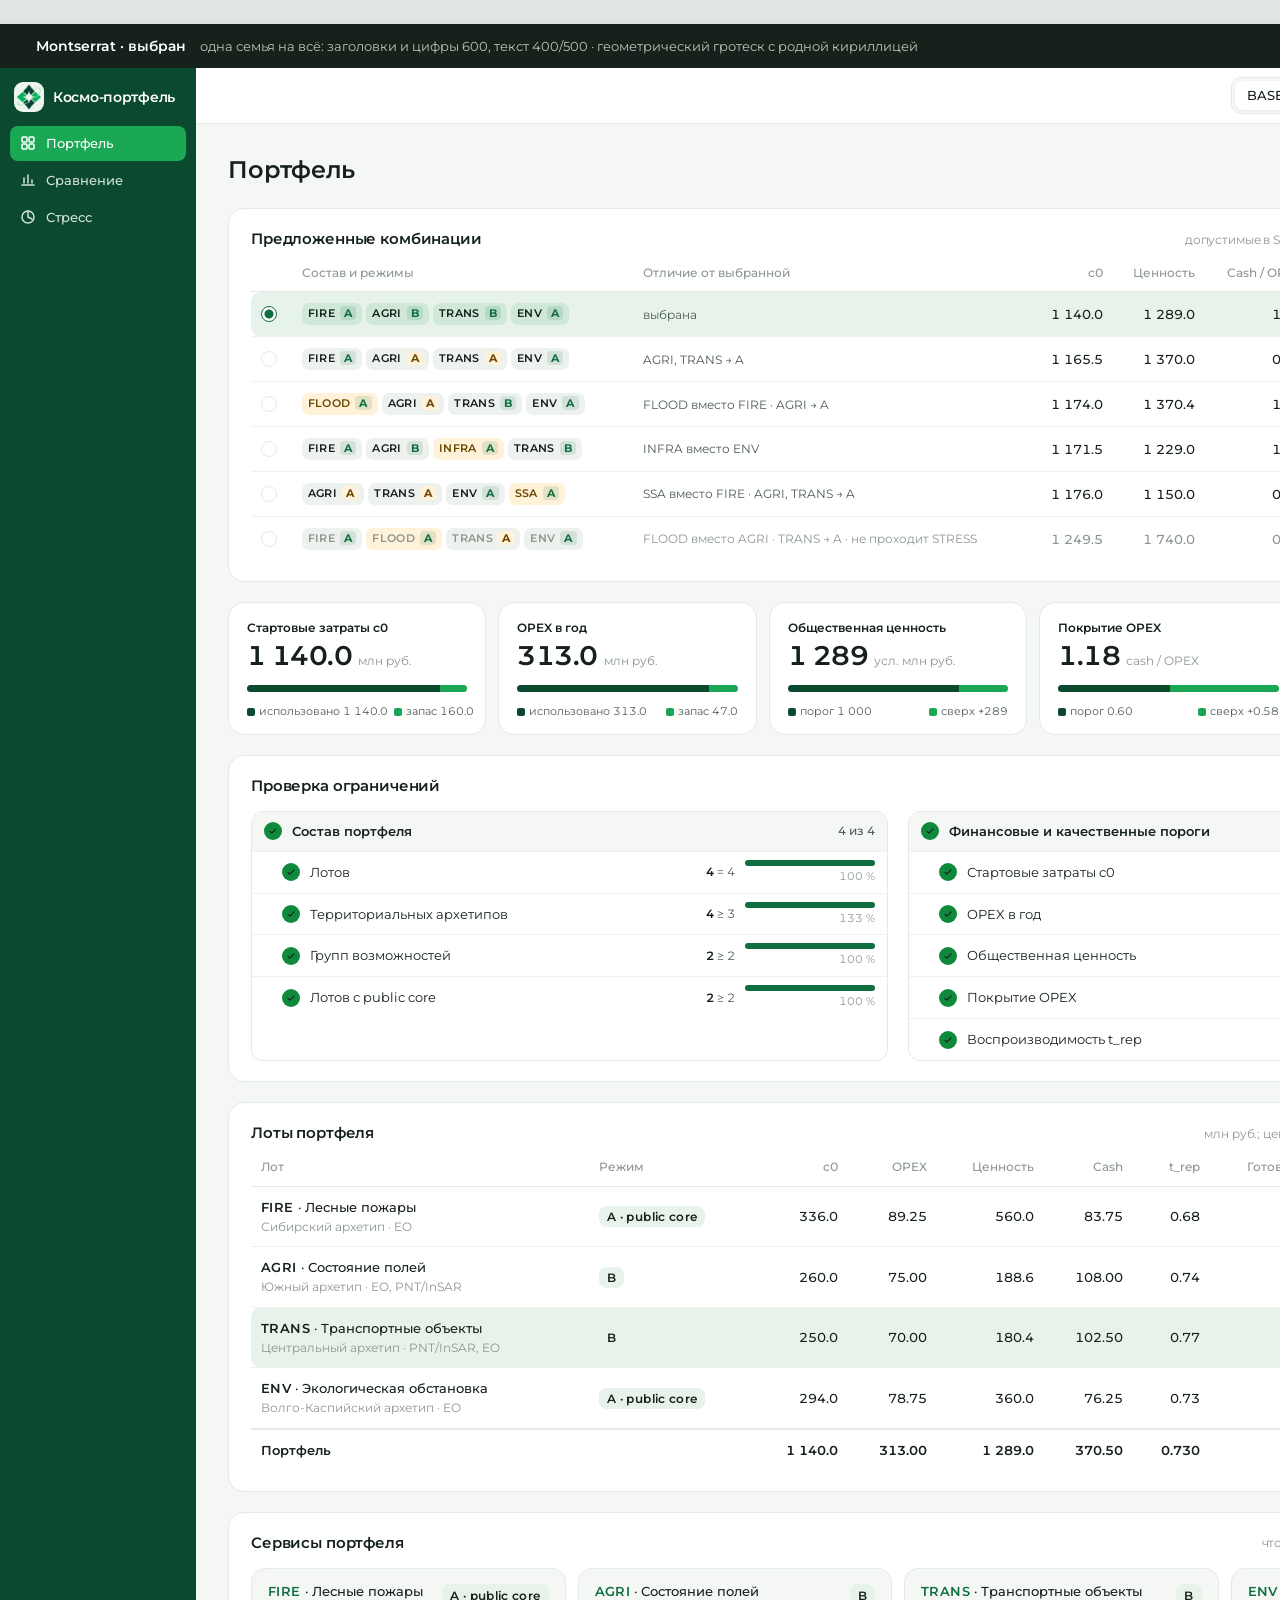
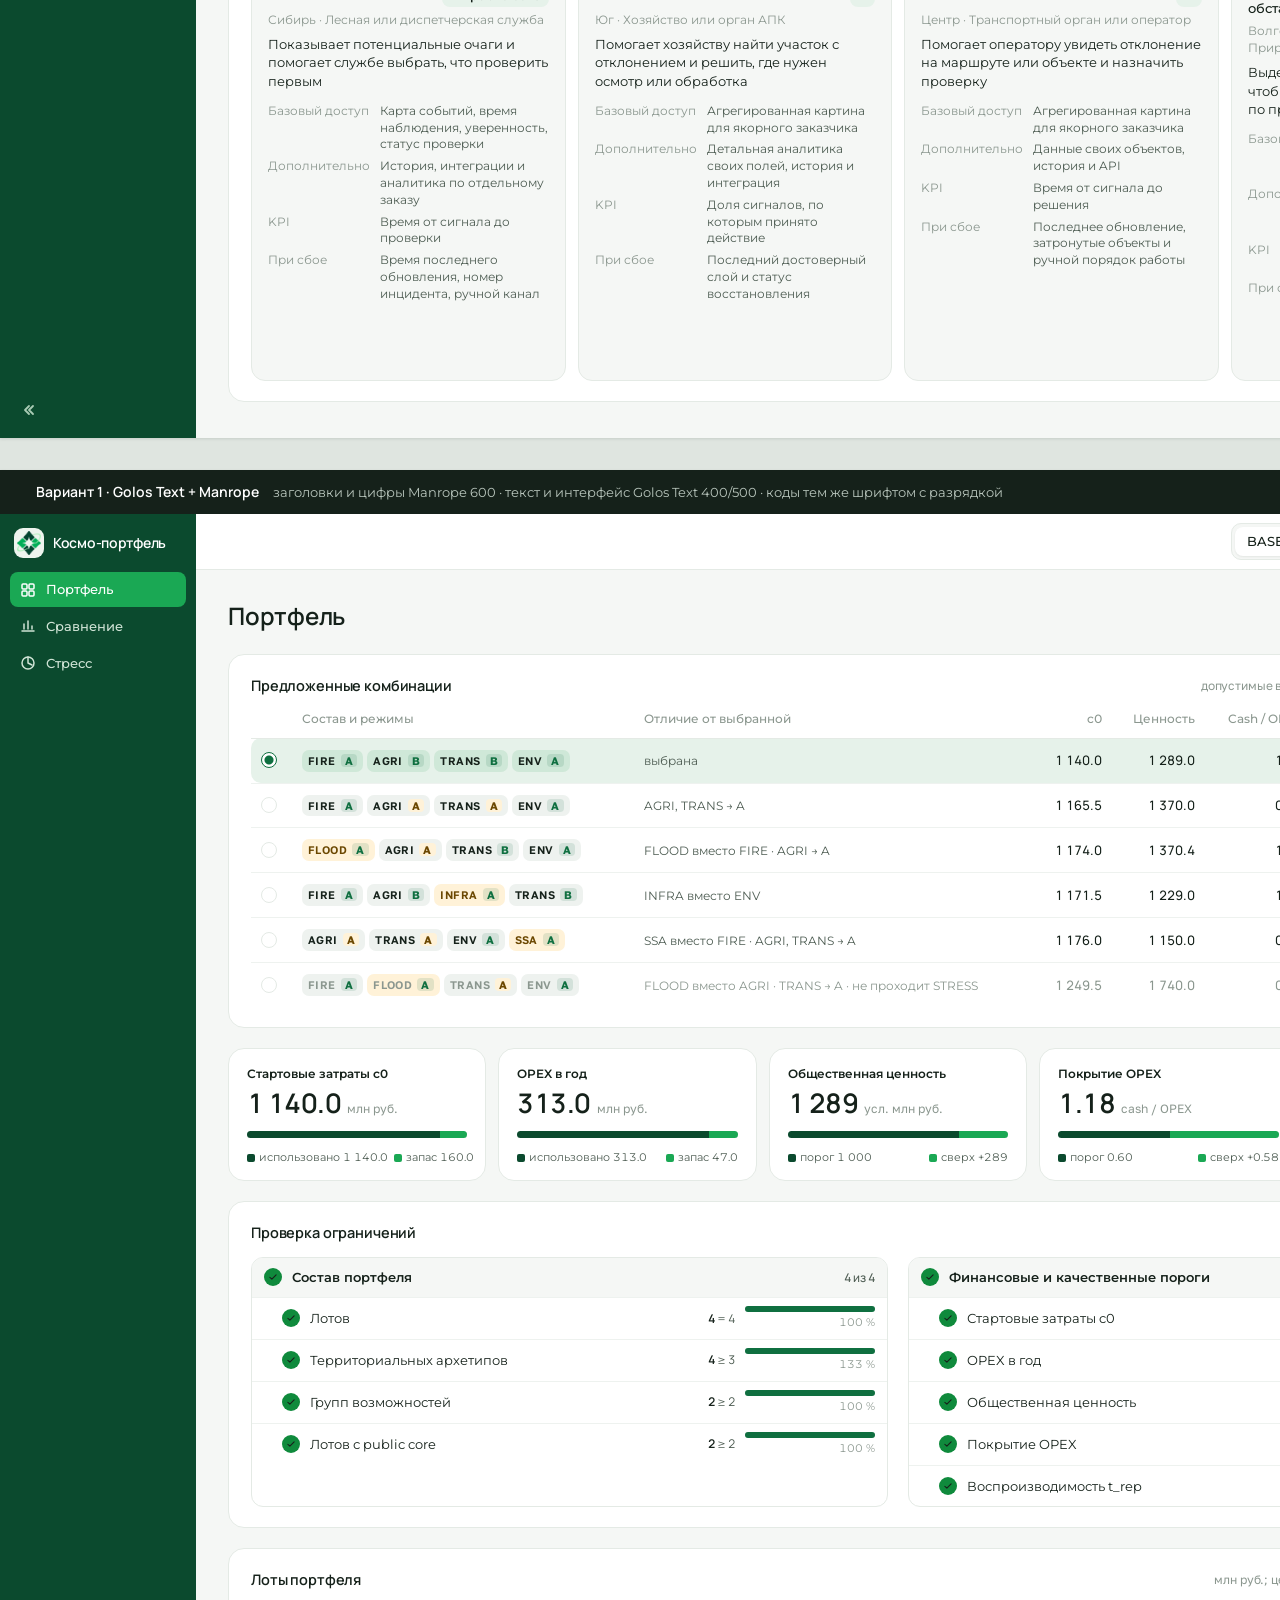
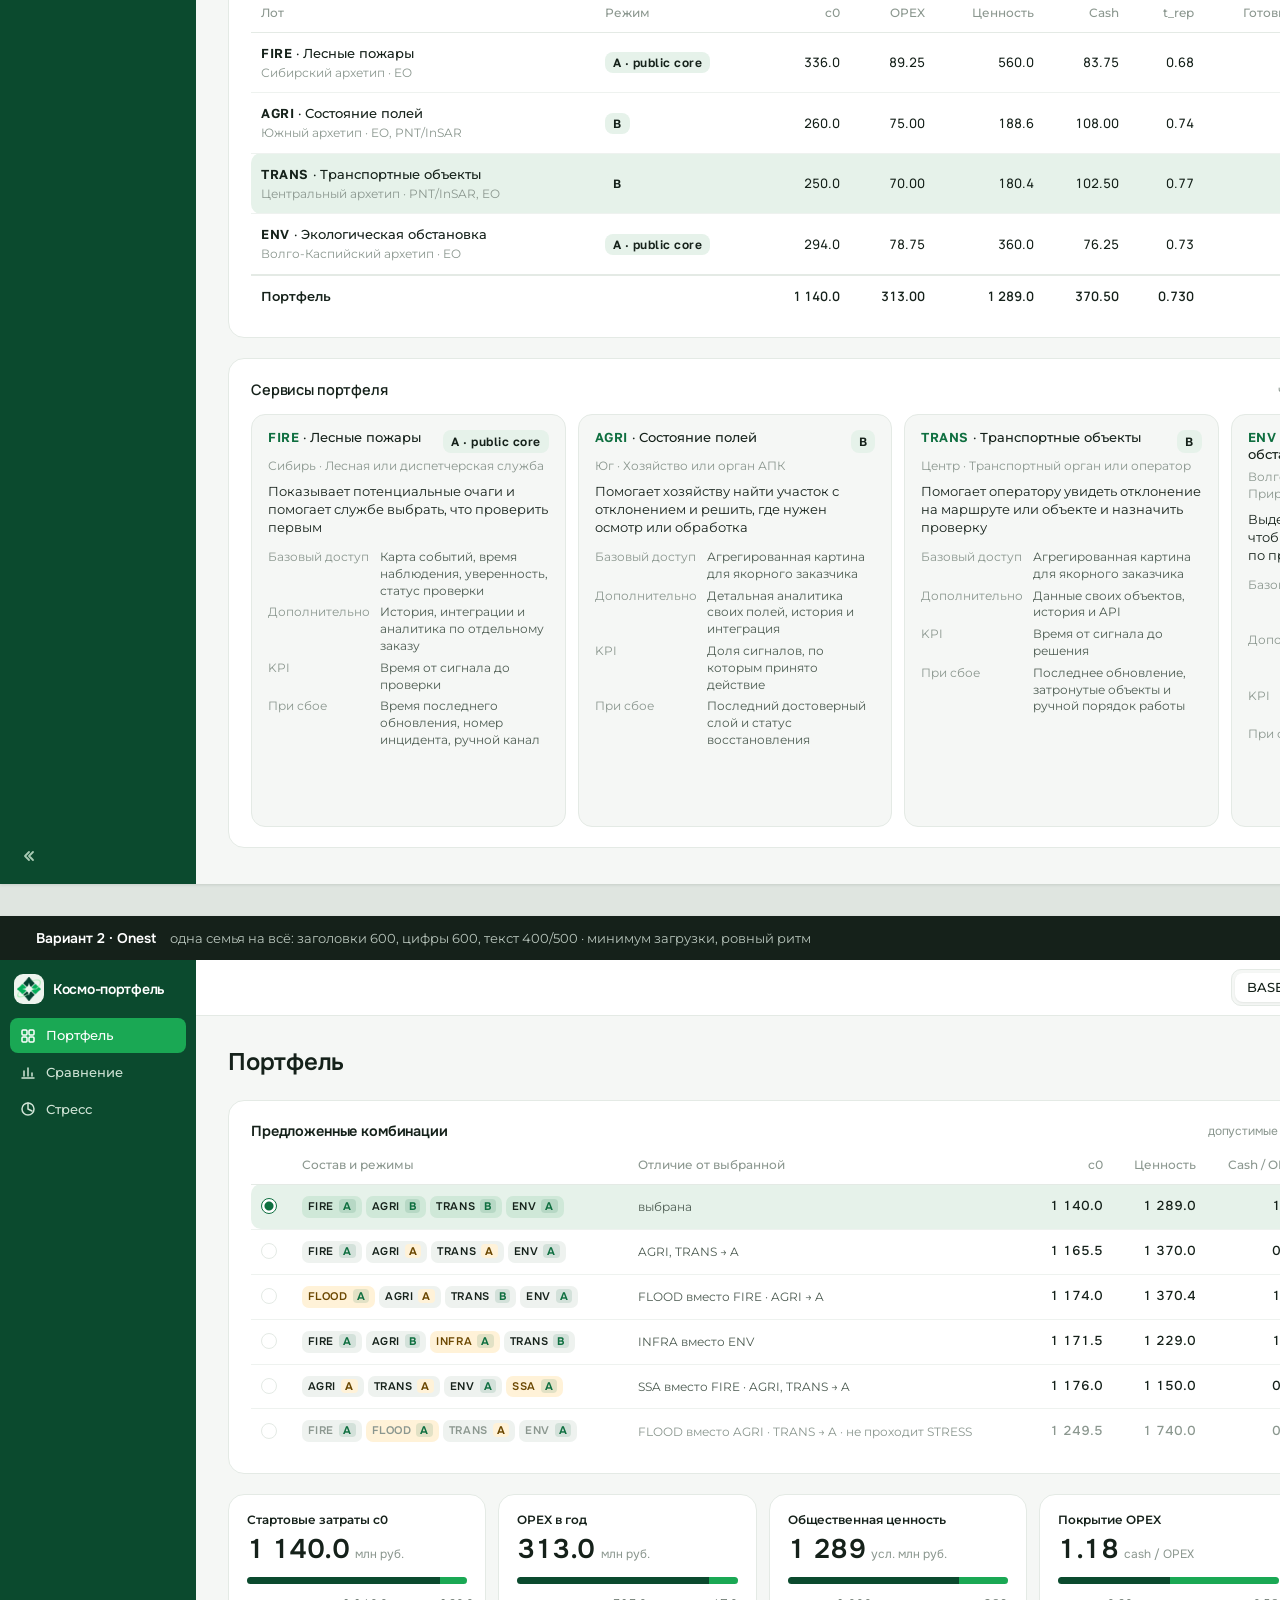
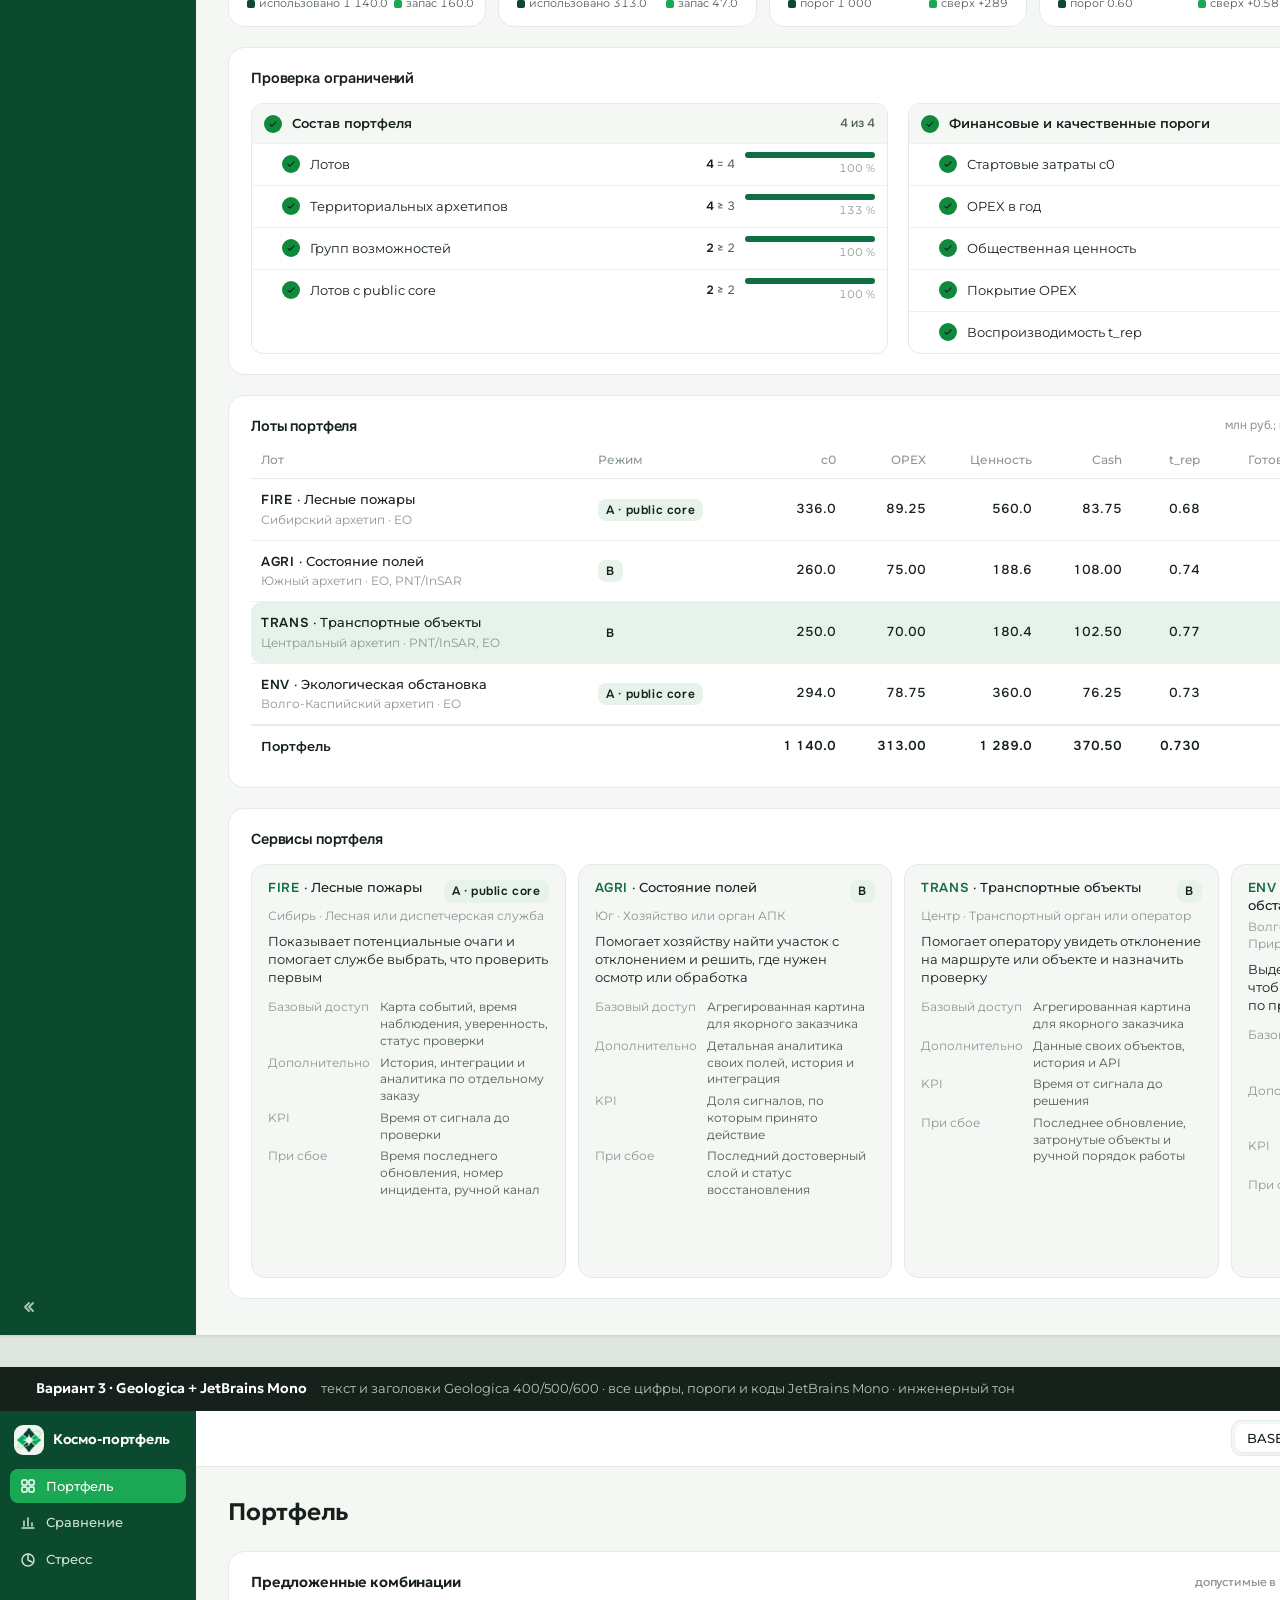
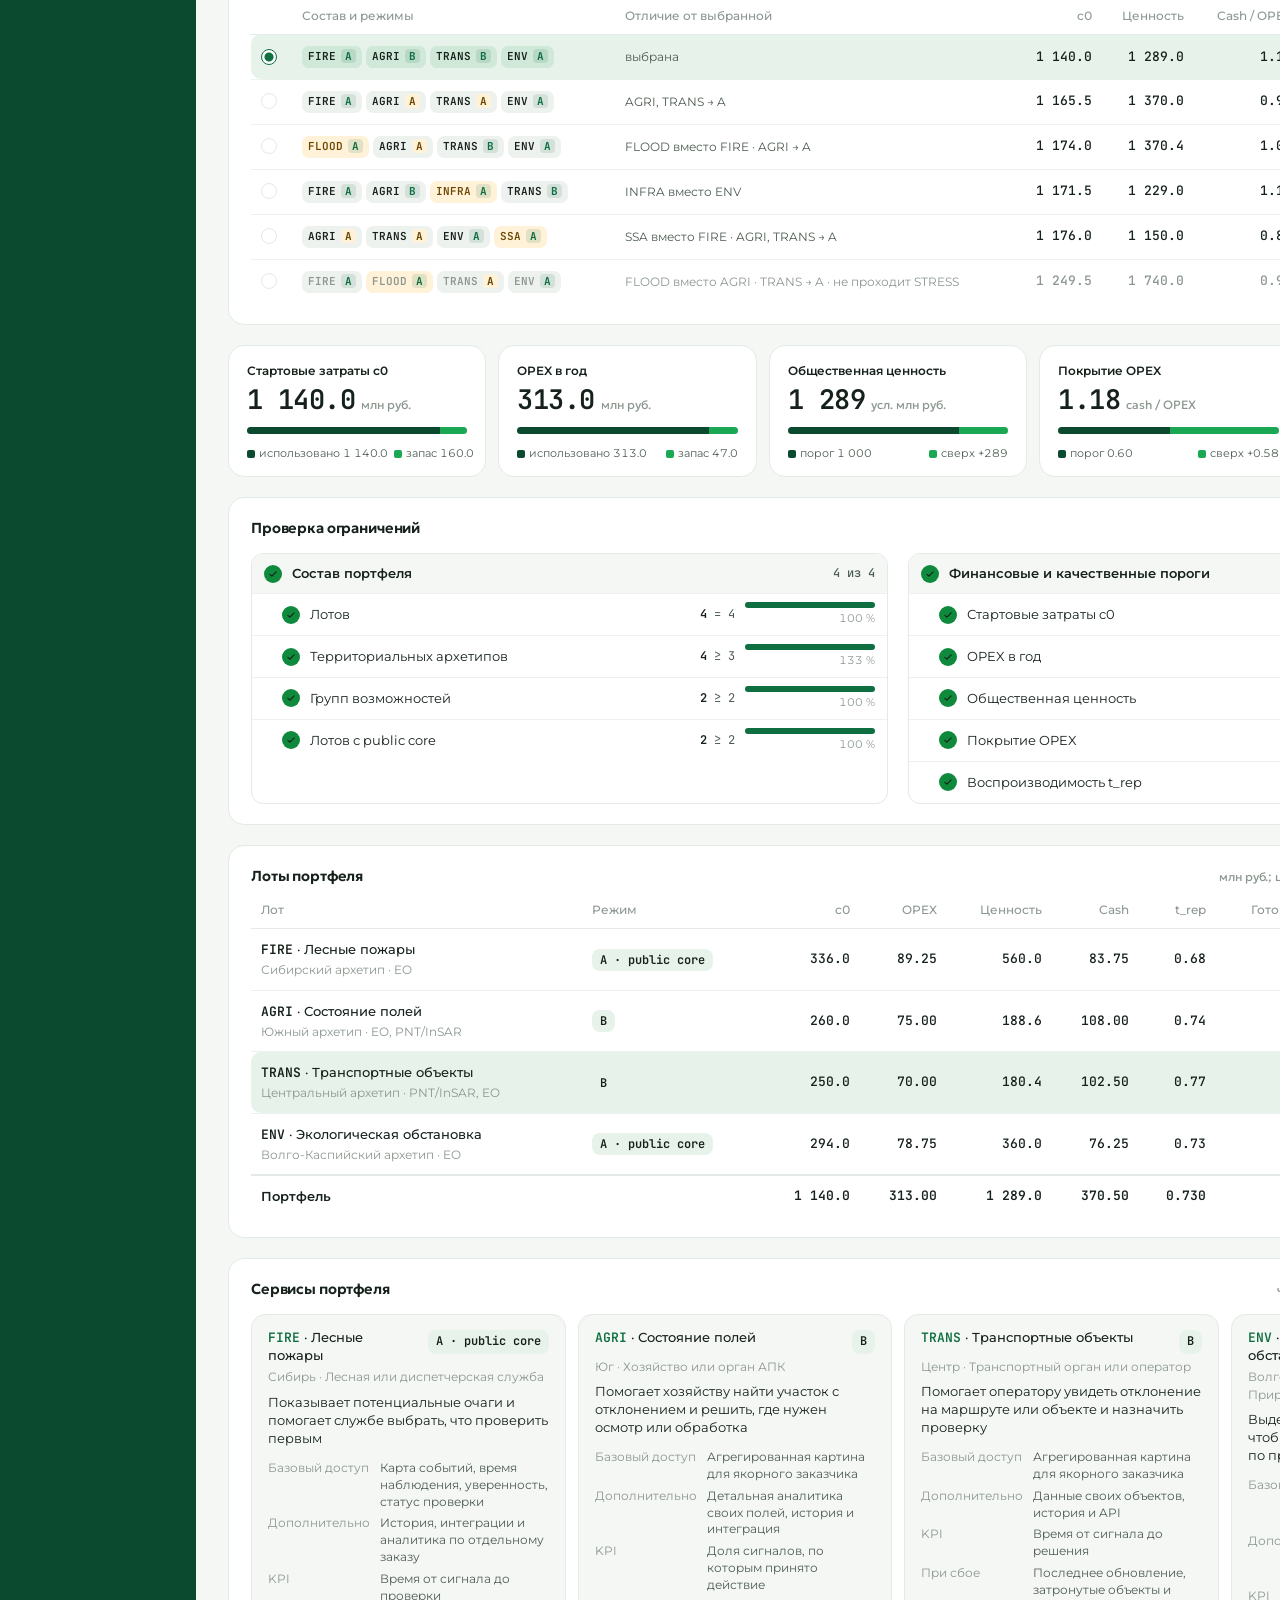
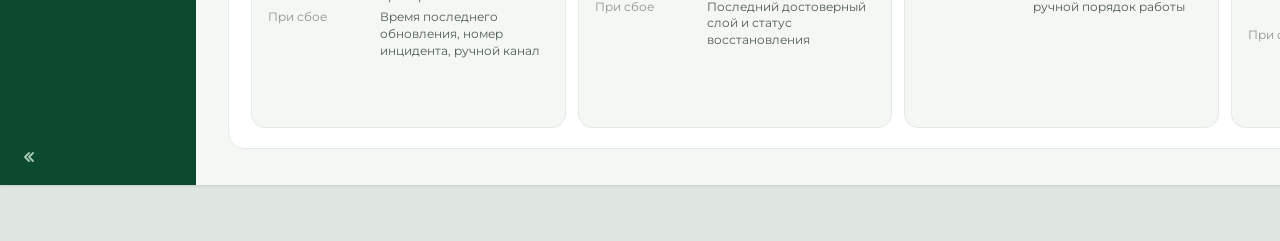
<file: docs/mockup/fonts.html>
<!doctype html>
<html lang="ru">
<head>
<meta charset="utf-8">
<meta name="viewport" content="width=device-width,initial-scale=1">
<title>Космо-портфель · варианты шрифтов</title>
<link rel="stylesheet" href="https://fonts.googleapis.com/css2?family=Montserrat:wght@400;500;600;700&display=swap">
<link rel="stylesheet" href="https://fonts.googleapis.com/css2?family=Golos+Text:wght@400;500;600&family=Manrope:wght@500;600;700&display=swap">
<link rel="stylesheet" href="https://fonts.googleapis.com/css2?family=Onest:wght@400;500;600;700&display=swap">
<link rel="stylesheet" href="https://fonts.googleapis.com/css2?family=Geologica:wght@400;500;600&family=JetBrains+Mono:wght@400;500;600&display=swap">
<style>
:root{color-scheme:light;
  --bg:#f5f7f5;--surface:#ffffff;--ink:#15211a;--ink-2:#4d5c52;--muted:#8b978f;--rule:#e4eae5;--rule-2:#eef2ef;
  --brand:#0f6f40;--brand-soft:#e6f2ea;--accent:#1aa854;
  --good:#0f8a3c;--good-soft:#e3f3e8;--crit:#c53a2f;--crit-soft:#fbe6e3;--warn:#c98500;--warn-soft:#fff2d8;
  --s1:#1e7c40;--s2:#d9861a;
  --f-ui:"Montserrat","Segoe UI",Arial,sans-serif;
  --f-display:"Montserrat","Segoe UI",Arial,sans-serif;
  --f-num:"Montserrat","Segoe UI",Arial,sans-serif;
  --f-code:"Montserrat","Segoe UI",Arial,sans-serif;
  --code-tracking:.03em;}
*{box-sizing:border-box}
html,body{margin:0;background:var(--bg);color:var(--ink);font-family:var(--f-ui);font-size:13px;line-height:1.45}
a{color:var(--brand);text-decoration:none}a:hover{color:#0b4a2e}
.shell{width:1600px;background:var(--bg);display:grid;grid-template-columns:196px 1fr}
.shell.collapsed{grid-template-columns:56px 1fr}
.body{min-width:0;display:flex;flex-direction:column}
/* sidebar: nav only */
.side{background:#0b4a2e;color:#cfe3d5;display:flex;flex-direction:column;padding:12px 10px 10px}
.side .brand{display:flex;align-items:center;gap:9px;padding:2px 4px 14px;color:#fff;font-family:var(--f-display);font-size:14px;font-weight:600;letter-spacing:-.02em;white-space:nowrap}
.side .brand i{width:30px;height:30px;border-radius:9px;background:#eef4ee;display:grid;place-items:center;flex:none}
.side .brand img{width:24px;height:24px;object-fit:contain}
.nav{display:flex;flex-direction:column;gap:2px}
.nav a{display:flex;align-items:center;gap:10px;padding:8px 10px;border-radius:8px;color:#cfe3d5;font-weight:500;font-size:13px;white-space:nowrap}
.nav a.on{background:#1aa854;color:#fff}
.nav svg{width:16px;height:16px;flex:none}
.collapse{margin-top:auto;width:36px;height:36px;display:grid;place-items:center;border-radius:8px;color:#a9cbb4;cursor:pointer}
.collapse svg{width:16px;height:16px}
.shell.collapsed .side{padding:12px 8px 10px;align-items:center}
.shell.collapsed .side .brand{padding:2px 0 14px}
.shell.collapsed .side .brand span,.shell.collapsed .nav a span{display:none}
.shell.collapsed .nav a{width:40px;padding:10px 0;justify-content:center}
.shell.collapsed .collapse svg{transform:scaleX(-1)}
/* header */
.hdr{height:56px;display:flex;align-items:center;justify-content:flex-end;gap:16px;padding:0 32px;background:var(--surface);border-bottom:1px solid var(--rule)}
.hright{display:flex;align-items:center;gap:16px}
.segc{display:flex;background:var(--bg);border:1px solid var(--rule);border-radius:10px;padding:3px}
.segc span{padding:5px 12px;border-radius:8px;font-size:13px;font-weight:500;color:var(--ink-2);font-variant-numeric:tabular-nums}
.segc span.on{background:var(--surface);color:var(--ink);box-shadow:0 1px 2px rgba(21,33,26,.08)}
.ver{font-size:12px;color:var(--muted);font-variant-numeric:tabular-nums}
/* page */
.main{padding:28px 32px 36px;display:flex;flex-direction:column;gap:20px}
.top{display:flex;align-items:center;justify-content:space-between;gap:16px;min-height:36px}
h1{font-family:var(--f-display);font-size:24px;font-weight:600;letter-spacing:-.01em;margin:0;line-height:1.1}
.pill{display:inline-flex;align-items:center;gap:8px;font-weight:500;font-size:13px;padding:6px 12px 6px 8px;border-radius:999px;background:var(--surface);border:1px solid var(--rule);color:var(--ink);font-variant-numeric:tabular-nums}
.pill .dot{width:18px;height:18px;border-radius:50%;display:grid;place-items:center;background:var(--good)}
.pill.bad .dot{background:var(--crit)}.pill.warn .dot{background:var(--warn)}
.pill .dot svg{width:11px;height:11px}
.card{background:var(--surface);border:1px solid var(--rule);border-radius:16px;padding:20px 22px}
.card h2{font-family:var(--f-display);font-size:14.5px;font-weight:600;letter-spacing:-.01em;margin:0 0 14px;display:flex;align-items:center;gap:10px}
.card h2 .u{font-family:var(--f-ui);font-size:12px;font-weight:400;color:var(--muted);margin-left:auto}
.card h2 .help{margin-left:auto}.card h2 .u+.help{margin-left:0}
/* help button + popover */
.help{position:relative;display:inline-flex;flex:none}
.help i{width:18px;height:18px;border-radius:50%;border:1px solid var(--rule);background:var(--surface);color:var(--muted);font-family:var(--f-ui);font-style:normal;font-weight:600;font-size:11px;line-height:16px;display:grid;place-items:center;cursor:pointer}
.help.open i{background:var(--ink);border-color:var(--ink);color:#fff}
.pop{display:none;position:absolute;top:26px;right:0;width:340px;background:var(--surface);border:1px solid var(--rule);border-radius:14px;box-shadow:0 10px 28px rgba(21,33,26,.16);padding:12px 14px;font-family:var(--f-ui);font-size:12.5px;line-height:1.5;font-weight:400;color:var(--ink-2);letter-spacing:0;z-index:5;text-align:left;white-space:normal}
.pop b{color:var(--ink);font-weight:600}
.help.open .pop{display:block}
.row2{display:grid;grid-template-columns:1fr 1fr;gap:20px}
.row2.w{grid-template-columns:1.1fr 1fr}
/* composer */
.composer{display:grid;grid-template-columns:repeat(4,minmax(0,1fr)) auto;gap:12px;align-items:start}
.fld label{display:block;font-size:12px;color:var(--muted);margin-bottom:5px}
.acts{display:flex;gap:8px;padding-top:23px}
.sel{height:48px;display:flex;align-items:center;gap:10px;padding:0 12px 0 14px;background:var(--surface);border:1px solid var(--rule);border-radius:12px}
.code{font-family:var(--f-code);letter-spacing:var(--code-tracking);font-weight:600;font-size:13px;color:var(--brand)}
.sel .nm{color:var(--ink-2);font-size:13px;flex:1;white-space:nowrap;overflow:hidden;text-overflow:ellipsis}
.mode{font-family:var(--f-code);letter-spacing:var(--code-tracking);font-size:12px;font-weight:600;color:var(--ink);background:var(--brand-soft);padding:3px 8px;border-radius:8px}
.sel svg{width:14px;height:14px;color:var(--muted);flex:none}
.btn{height:48px;display:inline-flex;align-items:center;padding:0 16px;border-radius:12px;background:var(--brand);color:#fff;font-weight:600;font-size:14px;white-space:nowrap}
.btn.ghost{background:var(--surface);border:1px solid var(--rule);color:var(--ink);font-weight:500}
/* tiles */
.tiles{display:grid;grid-template-columns:repeat(5,minmax(0,1fr));gap:12px}
.tiles.four{grid-template-columns:repeat(4,minmax(0,1fr))}
.tile{background:var(--surface);border:1px solid var(--rule);border-radius:16px;padding:16px 18px 14px;display:flex;flex-direction:column;gap:6px}
.tile .tl{display:flex;justify-content:space-between;align-items:center;font-size:12px;color:var(--ink);font-weight:600}
.seg{display:flex;height:7px;border-radius:4px;overflow:hidden;margin-top:8px;background:var(--rule-2)}
.seg i{display:block;height:100%}.seg .req{background:#0b4a2e}.seg .sur{background:var(--accent)}
.seglbl{display:flex;justify-content:space-between;gap:6px;font-size:11px;color:var(--ink-2);margin-top:6px;white-space:nowrap;font-variant-numeric:tabular-nums}
.seglbl .sw{width:8px;height:8px;border-radius:2px;margin-right:4px}
.seglbl.col{flex-direction:column;align-items:flex-start;gap:3px;margin-top:12px}
.tile .tv{font-family:var(--f-num);font-size:27px;font-weight:600;letter-spacing:-.02em;line-height:1.05;font-variant-numeric:tabular-nums}
.tile .tv small{font-family:var(--f-ui);font-size:12px;font-weight:400;color:var(--muted);margin-left:6px;letter-spacing:0;white-space:nowrap}
.bar{position:relative;height:4px;border-radius:2px;background:var(--rule-2);margin-top:6px}
.bar i{position:absolute;left:0;top:0;height:100%;border-radius:2px;background:var(--brand)}
.bar i.thin{background:var(--warn)}.bar i.bad{background:var(--crit)}
.bar b{position:absolute;top:-3px;width:2px;height:10px;background:var(--ink);border-radius:1px;margin-left:-1px}
.tile .tc{font-size:12px;color:var(--muted);font-variant-numeric:tabular-nums;display:flex;justify-content:space-between;gap:8px}
.tile .tc.warn{color:var(--warn)}
/* constraint checks */
.circ{width:18px;height:18px;border-radius:50%;display:grid;place-items:center;flex:none;background:var(--good)}
.circ svg{width:10px;height:10px}
.jobs{border:1px solid var(--rule);border-radius:12px;overflow:hidden}
.jg{border-bottom:1px solid var(--rule)}.jg:last-child{border-bottom:0}
.jh{display:flex;align-items:center;gap:10px;padding:10px 12px;background:var(--bg);font-weight:600;font-size:13px}
.jh .cnt{margin-left:auto;font-family:var(--f-num);font-size:12px;color:var(--ink-2);font-weight:500;font-variant-numeric:tabular-nums}
.jh .chev{width:14px;height:14px;color:var(--muted)}
.jr{display:grid;grid-template-columns:18px 1fr 130px 130px;gap:10px;align-items:center;padding:8px 12px 8px 30px;border-top:1px solid var(--rule-2);font-size:13px}
.jr .m{font-family:var(--f-num);font-size:12px;color:var(--ink-2);text-align:right;font-variant-numeric:tabular-nums;white-space:nowrap}
.jr .m b{color:var(--ink);font-weight:600}
.mbar{height:6px;background:var(--rule-2);border-radius:4px;position:relative}
.mbar i{position:absolute;left:0;top:0;height:100%;border-radius:3px;background:var(--brand)}
.mtxt{font-size:11px;color:var(--muted);text-align:right;margin-top:3px;font-variant-numeric:tabular-nums}
/* lot list */
.lotrow{display:grid;grid-template-columns:14px 52px 1fr auto auto;gap:12px;align-items:center;padding:10px 8px;border-bottom:1px solid var(--rule-2);font-size:13px}
.lotrow:last-child{border-bottom:0}
.lotrow.best{background:var(--brand-soft);border-radius:10px}
.lotrow .rg{font-size:12px;color:var(--muted)}
.lotrow .c0{font-family:var(--f-num);font-weight:500;font-variant-numeric:tabular-nums;white-space:nowrap}
.lotrow .chev{width:12px;height:12px;color:var(--muted)}
.lotdet{padding:4px 8px 14px 34px;border-bottom:1px solid var(--rule-2);display:grid;grid-template-columns:repeat(3,1fr);gap:8px 16px;font-size:12px}
.lotdet .k{color:var(--muted)}.lotdet .v{font-family:var(--f-num);font-weight:500;font-variant-numeric:tabular-nums;margin-top:1px}
/* composition checks (unused on page 1 now) */
.comp{display:flex;gap:28px;padding:0 4px;font-size:13px;color:var(--ink-2);font-variant-numeric:tabular-nums}
.ck{display:inline-flex;align-items:center;gap:8px}
.ck svg{width:14px;height:14px;color:var(--good)}
.ck b{font-weight:600;color:var(--ink)}
/* tables */
table{border-collapse:collapse;width:100%;font-size:13px}
th{font-size:12px;color:var(--muted);text-align:left;padding:0 10px 10px;border-bottom:1px solid var(--rule);font-weight:500;white-space:nowrap}
td{padding:11px 10px;border-bottom:1px solid var(--rule-2);vertical-align:middle}
tr:last-child td{border-bottom:0}
td.num,th.num{text-align:right;white-space:nowrap;font-variant-numeric:tabular-nums}
td.num{font-family:var(--f-num);font-weight:500}
td .code{color:var(--ink)}
td .sub{color:var(--muted);font-size:12px;margin-top:1px}
tr.hl td{background:var(--brand-soft)}
tr.hl td:first-child{border-radius:10px 0 0 10px}tr.hl td:last-child{border-radius:0 10px 10px 0}
.st{display:inline-flex;align-items:center;font-family:var(--f-code);letter-spacing:var(--code-tracking);font-size:11px;font-weight:600;padding:3px 8px;border-radius:8px}
.st.ok{background:var(--good-soft);color:#0c5a2a}.st.fail{background:var(--crit-soft);color:#8a2119}.st.thin{background:var(--warn-soft);color:#6b4700}
.note{font-size:12px;color:var(--muted);margin-top:10px}
/* charts */
svg text{font-family:var(--f-ui);font-size:11px;fill:var(--ink-2)}
svg text.n{font-family:var(--f-num);font-variant-numeric:tabular-nums;font-weight:500}
svg text.xl,svg .xl text{font-size:9.5px;letter-spacing:.02em;fill:var(--ink-2)}
svg .xm text{font-size:9px;letter-spacing:.1em;fill:var(--muted);font-weight:600}
svg .grid{stroke:var(--rule-2);stroke-width:1}svg .axis{stroke:var(--rule);stroke-width:1}
.legend{display:flex;gap:16px;font-size:12px;color:var(--ink-2);margin-top:8px}
.legend i{display:inline-block;width:10px;height:10px;border-radius:3px;margin-right:6px;vertical-align:-1px}
.legend i.line{width:14px;height:0;border-top:2px dashed var(--crit);vertical-align:2px;border-radius:0}
/* horizontal bars */
.hb{display:grid;grid-template-columns:170px 1fr 56px;gap:12px;align-items:center;font-size:13px;padding:6px 0;font-variant-numeric:tabular-nums}
.hb .code{color:var(--ink)}
.hb .track{height:8px;background:var(--rule-2);border-radius:4px;position:relative}
.hb .track i{position:absolute;left:0;top:0;height:100%;border-radius:4px;background:var(--brand)}
.hb .v{font-family:var(--f-num);font-weight:500;text-align:right}
/* chips */
.chips{display:flex;gap:6px;flex-wrap:wrap}
.chip{display:inline-flex;align-items:center;gap:6px;font-size:13px;padding:7px 12px;white-space:nowrap;border-radius:8px;background:var(--surface);color:var(--ink-2);border:1px solid var(--rule)}
.chip.on{background:var(--ink);color:#fff;border-color:var(--ink)}
.chip svg{width:12px;height:12px}
/* matrix */
.matrix td{text-align:center}
.matrix td:first-child,.matrix th:first-child,.matrix td:last-child,.matrix th:last-child{text-align:left}
.cell{display:inline-block;font-family:var(--f-num);font-variant-numeric:tabular-nums;font-size:12px;font-weight:500;padding:4px 10px;border-radius:8px;min-width:92px}
.cell.ok{background:var(--good-soft);color:#0c5a2a}.cell.thin{background:var(--warn-soft);color:#6b4700}.cell.bad{background:var(--crit-soft);color:#8a2119}
.sw{display:inline-block;width:10px;height:10px;border-radius:3px;margin-right:6px;vertical-align:-1px}
/* weights */
.wrow{display:grid;grid-template-columns:172px 40px 88px 1fr;gap:12px;align-items:center;padding:8px 0;border-bottom:1px solid var(--rule-2);font-size:13px}
.wrow:last-child{border-bottom:0}
.wrow .w{font-family:var(--f-num);font-weight:500;text-align:right;font-variant-numeric:tabular-nums}
.wrow .track{height:6px;background:var(--rule-2);border-radius:3px}.wrow .track i{display:block;height:100%;background:var(--brand);border-radius:3px}
.wrow .why{font-size:12px;color:var(--muted);white-space:nowrap}
.lock{display:inline-flex;align-items:center;gap:6px;font-size:12px;color:var(--good);font-weight:500}
.lock svg{width:13px;height:13px}
/* type-specimen caption strip (font proposals only) */
.spec{grid-column:1/-1;height:44px;display:flex;align-items:center;gap:14px;padding:0 36px;background:var(--ink);color:#fff;font-size:13px}
.spec b{font-family:var(--f-display);font-weight:600;font-size:14px}
.spec span{color:#b9c6bd}

/* suggested combinations */
.radio{display:inline-block;width:16px;height:16px;border-radius:50%;border:1.5px solid var(--rule);background:var(--surface);vertical-align:-3px}
.radio.on{border-color:var(--brand);background:radial-gradient(circle,var(--brand) 0 4px,var(--surface) 5px)}
.lots{display:inline-flex;gap:4px}
.lot{font-family:var(--f-code);letter-spacing:var(--code-tracking);font-size:11px;font-weight:600;color:var(--ink);background:var(--rule-2);padding:3px 6px;border-radius:7px;white-space:nowrap}
tr.hl .lot{background:#cfe8d8}
.lot.swap{background:var(--warn-soft);color:#6b4700}
td.why{color:var(--ink-2);font-size:12px}
tr.dim td{color:var(--muted)}tr.dim .lot{color:var(--muted)}
/* constraint groups side by side */
.jobs2{display:grid;grid-template-columns:1fr 1fr;gap:20px}
.mbar i.thin{background:var(--warn)}.mtxt.thin{color:var(--warn)}
/* lots table */
tr.total td{border-top:2px solid var(--rule);border-bottom:0;font-weight:600;color:var(--ink)}
td .name{font-weight:500}td .sub{color:var(--muted);font-size:11.5px;margin-top:2px}

/* lot chips with mode letter */
.lot b{margin-left:5px;padding:0 4px;border-radius:4px;background:rgba(15,111,64,.12);color:var(--brand);font-weight:700}
.lot b.chg{background:var(--warn-soft);color:#6b4700}
/* service cards (texts from config/lots_ui.csv) */
.svc{display:grid;grid-template-columns:repeat(4,minmax(0,1fr));gap:12px}
.sv{display:flex;flex-direction:column;gap:8px;padding:14px 16px 16px;background:var(--bg);border:1px solid var(--rule);border-radius:14px;min-width:0}
.sv-h{display:flex;align-items:flex-start;justify-content:space-between;gap:8px}
.sv-h .name{font-weight:500;min-width:0;line-height:1.35}
.sv-h .mode{flex:none;margin-top:1px}
.sv-r{font-size:12px;color:var(--muted);margin-top:-4px}
.sv p{margin:0;font-size:12.5px;line-height:1.45;color:var(--ink)}
.sv dl{display:grid;grid-template-columns:auto minmax(0,1fr);gap:5px 10px;margin:4px 0 0;font-size:12px;line-height:1.4}
.sv dt{color:var(--muted);white-space:nowrap}.sv dd{margin:0;color:var(--ink-2)}
.sv .muted{color:var(--muted)}
/* two-line margin tile */
.two{display:flex;flex-direction:column;gap:4px;margin-top:6px}
.two div{display:flex;justify-content:space-between;align-items:baseline;font-size:12px;color:var(--ink-2)}
.two b{font-family:var(--f-num);font-size:20px;font-weight:600;color:var(--ink);font-variant-numeric:tabular-nums;letter-spacing:-.02em}

body{background:#dfe5e0;padding:24px 0}
.shell{margin:0 auto 32px;box-shadow:0 1px 3px rgba(21,33,26,.12)}

.p-golos{--f-ui:"Golos Text","Segoe UI",Arial,sans-serif;--f-display:"Manrope","Golos Text","Segoe UI",Arial,sans-serif;--f-num:"Manrope","Golos Text","Segoe UI",Arial,sans-serif;--f-code:"Golos Text","Segoe UI",Arial,sans-serif;--code-tracking:.04em;}
.p-onest{--f-ui:"Onest","Segoe UI",Arial,sans-serif;--f-display:"Onest","Segoe UI",Arial,sans-serif;--f-num:"Onest","Segoe UI",Arial,sans-serif;--f-code:"Onest","Segoe UI",Arial,sans-serif;--code-tracking:.05em;}
.p-geologica{--f-ui:"Geologica","Segoe UI",Arial,sans-serif;--f-display:"Geologica","Segoe UI",Arial,sans-serif;--f-num:"JetBrains Mono","DejaVu Sans Mono",monospace;--f-code:"JetBrains Mono","DejaVu Sans Mono",monospace;--code-tracking:0;}
</style>
</head>
<body>
<section class="shell p-montserrat" id="screen-type-montserrat"><div class="spec"><b>Montserrat · выбран</b><span>одна семья на всё: заголовки и цифры 600, текст 400/500 · геометрический гротеск с родной кириллицей</span></div><aside class="side"><div class="brand"><i><img src="[data-uri]" alt=""></i><span>Космо-портфель</span></div>
<nav class="nav"><a href="#" class="on"><svg viewBox="0 0 16 16" fill="none" stroke="currentColor" stroke-width="1.5" stroke-linecap="round" stroke-linejoin="round"><rect x="2" y="2" width="5" height="5" rx="1"></rect><rect x="9" y="2" width="5" height="5" rx="1"></rect><rect x="2" y="9" width="5" height="5" rx="1"></rect><rect x="9" y="9" width="5" height="5" rx="1"></rect></svg><span>Портфель</span></a><a href="#" class=""><svg viewBox="0 0 16 16" fill="none" stroke="currentColor" stroke-width="1.5" stroke-linecap="round" stroke-linejoin="round"><path d="M2 13h12M4 11V6M8 11V3M12 11V8"></path></svg><span>Сравнение</span></a><a href="#" class=""><svg viewBox="0 0 16 16" fill="none" stroke="currentColor" stroke-width="1.5" stroke-linecap="round" stroke-linejoin="round"><path d="M8 2v6l4 2"></path><circle cx="8" cy="8" r="6"></circle></svg><span>Стресс</span></a></nav>
<div class="collapse" title="Свернуть панель"><svg viewBox="0 0 16 16" fill="none" stroke="currentColor" stroke-width="1.8" stroke-linecap="round" stroke-linejoin="round" stroke-width="1.6"><path d="M9 4L5 8l4 4M13 4L9 8l4 4"></path></svg></div></aside><div class="body"><header class="hdr"><div class="hright"><div class="segc"><span class="on">BASE · 1 300</span><span class="">STRESS · 1 180</span></div><span class="ver">данные v1.1</span></div></header><main class="main">
<div class="top"><h1>Портфель</h1><div class="pill"><span class="dot"><svg viewBox="0 0 16 16" fill="none" stroke="currentColor" stroke-width="1.8" stroke-linecap="round" stroke-linejoin="round" stroke="#fff" stroke-width="2.4"><path d="M3 8.5l3.2 3L13 4.5"></path></svg></span>9 из 9 ограничений выполнены</div></div>
<div class="card"><h2>Предложенные комбинации<span class="u">допустимые в STRESS, ранжированы моделью выбора</span><span class="help"><i>?</i><div class="pop">Инструмент перебирает все 5 670 комбинаций «4 лота × режимы» через канонический <b>case_core.py</b>, оставляет 143 допустимые в STRESS и ранжирует их моделью выбора команды: min–max нормализация по допустимым вариантам, веса — ценность 0.30, c0 0.15, cash / OPEX 0.15, готовность 0.10, устойчивость 0.10, тираж 0.10, запас по STRESS 0.10. Портфель не собирается вручную по лотам: выбирается одна из предложенных комбинаций, отличия показаны относительно выбранной (жёлтый лот — замена, жёлтая буква — другой режим). Выбранная комбинация — 3-я из 143 по баллу; выше только варианты с режимом C у AGRI. Комбинация с FLOOD вместо AGRI даёт максимум ценности, но не проходит STRESS, поэтому не предлагается.</div></span></h2>
<table>
<tr><th></th><th>Состав и режимы</th><th>Отличие от выбранной</th><th class="num">c0</th><th class="num">Ценность</th><th class="num">Cash / OPEX</th><th>BASE</th><th>STRESS</th><th class="num">Балл</th></tr>
<tr class="hl"><td><span class="radio on"></span></td><td><span class="lots"><span class="lot">FIRE<b>A</b></span><span class="lot">AGRI<b>B</b></span><span class="lot">TRANS<b>B</b></span><span class="lot">ENV<b>A</b></span></span></td><td class="why">выбрана</td><td class="num">1 140.0</td><td class="num">1 289.0</td><td class="num">1.18</td><td><span class="st ok">PASS</span></td><td><span class="st ok">PASS</span></td><td class="num"><b>0.72</b></td></tr>
<tr><td><span class="radio"></span></td><td><span class="lots"><span class="lot">FIRE<b>A</b></span><span class="lot">AGRI<b class="chg">A</b></span><span class="lot">TRANS<b class="chg">A</b></span><span class="lot">ENV<b>A</b></span></span></td><td class="why">AGRI, TRANS → A</td><td class="num">1 165.5</td><td class="num">1 370.0</td><td class="num">0.90</td><td><span class="st ok">PASS</span></td><td><span class="st ok">PASS</span></td><td class="num">0.58</td></tr>
<tr><td><span class="radio"></span></td><td><span class="lots"><span class="lot swap">FLOOD<b>A</b></span><span class="lot">AGRI<b class="chg">A</b></span><span class="lot">TRANS<b>B</b></span><span class="lot">ENV<b>A</b></span></span></td><td class="why">FLOOD вместо FIRE · AGRI → A</td><td class="num">1 174.0</td><td class="num">1 370.4</td><td class="num">1.04</td><td><span class="st ok">PASS</span></td><td><span class="st ok">PASS</span></td><td class="num">0.56</td></tr>
<tr><td><span class="radio"></span></td><td><span class="lots"><span class="lot">FIRE<b>A</b></span><span class="lot">AGRI<b>B</b></span><span class="lot swap">INFRA<b>A</b></span><span class="lot">TRANS<b>B</b></span></span></td><td class="why">INFRA вместо ENV</td><td class="num">1 171.5</td><td class="num">1 229.0</td><td class="num">1.18</td><td><span class="st ok">PASS</span></td><td><span class="st ok">PASS</span></td><td class="num">0.47</td></tr>
<tr><td><span class="radio"></span></td><td><span class="lots"><span class="lot">AGRI<b class="chg">A</b></span><span class="lot">TRANS<b class="chg">A</b></span><span class="lot">ENV<b>A</b></span><span class="lot swap">SSA<b>A</b></span></span></td><td class="why">SSA вместо FIRE · AGRI, TRANS → A</td><td class="num">1 176.0</td><td class="num">1 150.0</td><td class="num">0.89</td><td><span class="st ok">PASS</span></td><td><span class="st ok">PASS</span></td><td class="num">0.29</td></tr>
<tr class="dim"><td><span class="radio"></span></td><td><span class="lots"><span class="lot">FIRE<b>A</b></span><span class="lot swap">FLOOD<b>A</b></span><span class="lot">TRANS<b class="chg">A</b></span><span class="lot">ENV<b>A</b></span></span></td><td class="why">FLOOD вместо AGRI · TRANS → A · не проходит STRESS</td><td class="num">1 249.5</td><td class="num">1 740.0</td><td class="num">0.97</td><td><span class="st ok">PASS</span></td><td><span class="st fail">FAIL · c0</span></td><td class="num">0.42</td></tr>
</table>
</div>
<div class="tiles">
  <div class="tile"><div class="tl">Стартовые затраты c0</div><div class="tv">1 140.0<small>млн руб.</small></div><div class="seg"><i class="req" style="width:87.7%"></i><i class="sur" style="width:12.3%"></i></div><div class="seglbl"><span><i class="sw" style="background:#0b4a2e"></i>использовано 1 140.0</span><span><i class="sw" style="background:#1aa854"></i>запас 160.0</span></div></div>
  <div class="tile"><div class="tl">OPEX в год</div><div class="tv">313.0<small>млн руб.</small></div><div class="seg"><i class="req" style="width:86.9%"></i><i class="sur" style="width:13.1%"></i></div><div class="seglbl"><span><i class="sw" style="background:#0b4a2e"></i>использовано 313.0</span><span><i class="sw" style="background:#1aa854"></i>запас 47.0</span></div></div>
  <div class="tile"><div class="tl">Общественная ценность</div><div class="tv">1 289<small>усл. млн руб.</small></div><div class="seg"><i class="req" style="width:77.6%"></i><i class="sur" style="width:22.4%"></i></div><div class="seglbl"><span><i class="sw" style="background:#0b4a2e"></i>порог 1 000</span><span><i class="sw" style="background:#1aa854"></i>сверх +289</span></div></div>
  <div class="tile"><div class="tl">Покрытие OPEX</div><div class="tv">1.18<small>cash / OPEX</small></div><div class="seg"><i class="req" style="width:50.7%"></i><i class="sur" style="width:49.3%"></i></div><div class="seglbl"><span><i class="sw" style="background:#0b4a2e"></i>порог 0.60</span><span><i class="sw" style="background:#1aa854"></i>сверх +0.58</span></div></div>
  <div class="tile"><div class="tl">Запас по c0</div><div class="two"><div><span>BASE</span><b>160.0</b></div><div><span>STRESS</span><b>40.0</b></div></div></div>
</div>
<div class="card"><h2>Проверка ограничений<span class="help"><i>?</i><div class="pop">Девять проверок <b>check_constraints</b>. Состав: ровно 4 лота, ≥ 3 территориальных архетипа среди нефедеральных, ≥ 2 группы возможностей, ≥ 2 лота с public core. Пороги: c0 ≤ 1 300 в BASE и ≤ 1 180 в STRESS, OPEX ≤ 360 млн руб./год, ценность ≥ 1 000, cash / OPEX ≥ 0.60, воспроизводимость t_rep (среднее по лотам) ≥ 0.63. Границы включительно. Процент справа — факт в долях порога: для «≤» ниже 100 % значит внутри лимита, для «≥» выше 100 % значит порог перекрыт. При нарушении строка красная и показывает «нарушено: факт &gt; порог».</div></span></h2>
<div class="jobs2">
  <div class="jobs">
    <div class="jg"><div class="jh"><span class="circ"><svg viewBox="0 0 16 16" fill="none" stroke="currentColor" stroke-width="1.8" stroke-linecap="round" stroke-linejoin="round" stroke="#fff" stroke-width="2.4"><path d="M3 8.5l3.2 3L13 4.5"></path></svg></span>Состав портфеля<span class="cnt">4 из 4</span></div>
      <div class="jr"><span class="circ"><svg viewBox="0 0 16 16" fill="none" stroke="currentColor" stroke-width="1.8" stroke-linecap="round" stroke-linejoin="round" stroke="#fff" stroke-width="2.4"><path d="M3 8.5l3.2 3L13 4.5"></path></svg></span><div>Лотов</div><div class="m"><b>4</b> = 4</div><div><div class="mbar"><i style="width:100%"></i></div><div class="mtxt">100 %</div></div></div>
      <div class="jr"><span class="circ"><svg viewBox="0 0 16 16" fill="none" stroke="currentColor" stroke-width="1.8" stroke-linecap="round" stroke-linejoin="round" stroke="#fff" stroke-width="2.4"><path d="M3 8.5l3.2 3L13 4.5"></path></svg></span><div>Территориальных архетипов</div><div class="m"><b>4</b> ≥ 3</div><div><div class="mbar"><i style="width:100%"></i></div><div class="mtxt">133 %</div></div></div>
      <div class="jr"><span class="circ"><svg viewBox="0 0 16 16" fill="none" stroke="currentColor" stroke-width="1.8" stroke-linecap="round" stroke-linejoin="round" stroke="#fff" stroke-width="2.4"><path d="M3 8.5l3.2 3L13 4.5"></path></svg></span><div>Групп возможностей</div><div class="m"><b>2</b> ≥ 2</div><div><div class="mbar"><i style="width:100%"></i></div><div class="mtxt">100 %</div></div></div>
      <div class="jr"><span class="circ"><svg viewBox="0 0 16 16" fill="none" stroke="currentColor" stroke-width="1.8" stroke-linecap="round" stroke-linejoin="round" stroke="#fff" stroke-width="2.4"><path d="M3 8.5l3.2 3L13 4.5"></path></svg></span><div>Лотов с public core</div><div class="m"><b>2</b> ≥ 2</div><div><div class="mbar"><i style="width:100%"></i></div><div class="mtxt">100 %</div></div></div>
    </div>
  </div>
  <div class="jobs">
    <div class="jg"><div class="jh"><span class="circ"><svg viewBox="0 0 16 16" fill="none" stroke="currentColor" stroke-width="1.8" stroke-linecap="round" stroke-linejoin="round" stroke="#fff" stroke-width="2.4"><path d="M3 8.5l3.2 3L13 4.5"></path></svg></span>Финансовые и качественные пороги<span class="cnt">5 из 5</span></div>
      <div class="jr"><span class="circ"><svg viewBox="0 0 16 16" fill="none" stroke="currentColor" stroke-width="1.8" stroke-linecap="round" stroke-linejoin="round" stroke="#fff" stroke-width="2.4"><path d="M3 8.5l3.2 3L13 4.5"></path></svg></span><div>Стартовые затраты c0</div><div class="m"><b>1 140.0</b> ≤ 1 300</div><div><div class="mbar"><i style="width:87.7%"></i></div><div class="mtxt">88 %</div></div></div>
      <div class="jr"><span class="circ"><svg viewBox="0 0 16 16" fill="none" stroke="currentColor" stroke-width="1.8" stroke-linecap="round" stroke-linejoin="round" stroke="#fff" stroke-width="2.4"><path d="M3 8.5l3.2 3L13 4.5"></path></svg></span><div>OPEX в год</div><div class="m"><b>313.0</b> ≤ 360</div><div><div class="mbar"><i style="width:86.9%"></i></div><div class="mtxt">87 %</div></div></div>
      <div class="jr"><span class="circ"><svg viewBox="0 0 16 16" fill="none" stroke="currentColor" stroke-width="1.8" stroke-linecap="round" stroke-linejoin="round" stroke="#fff" stroke-width="2.4"><path d="M3 8.5l3.2 3L13 4.5"></path></svg></span><div>Общественная ценность</div><div class="m"><b>1 289.0</b> ≥ 1 000</div><div><div class="mbar"><i style="width:100%"></i></div><div class="mtxt">129 %</div></div></div>
      <div class="jr"><span class="circ"><svg viewBox="0 0 16 16" fill="none" stroke="currentColor" stroke-width="1.8" stroke-linecap="round" stroke-linejoin="round" stroke="#fff" stroke-width="2.4"><path d="M3 8.5l3.2 3L13 4.5"></path></svg></span><div>Покрытие OPEX</div><div class="m"><b>1.184</b> ≥ 0.60</div><div><div class="mbar"><i style="width:100%"></i></div><div class="mtxt">197 %</div></div></div>
      <div class="jr"><span class="circ"><svg viewBox="0 0 16 16" fill="none" stroke="currentColor" stroke-width="1.8" stroke-linecap="round" stroke-linejoin="round" stroke="#fff" stroke-width="2.4"><path d="M3 8.5l3.2 3L13 4.5"></path></svg></span><div>Воспроизводимость t_rep</div><div class="m"><b>0.730</b> ≥ 0.63</div><div><div class="mbar"><i style="width:100%"></i></div><div class="mtxt">116 %</div></div></div>
    </div>
  </div>
</div>
</div>
<div class="card"><h2>Лоты портфеля<span class="u">млн руб.; ценность в усл. млн руб./год; индексы 1–5</span><span class="help"><i>?</i><div class="pop">Значения после применения режима: c0 и OPEX умножены на k_c0 и k_opex, ценность — на k_vpub, поступления = якорные × k_anchor + коммерческие × k_commercial. <b>Режим A:</b> базовый слой открыт региональным службам без платы, коммерческий доступ ограничен (k_commercial 0.25), ценность сохраняется полностью, лот считается public core. <b>Режим B:</b> исходные c0 и OPEX, ценность 0.82, якорные 0.8, коммерческие 0.7, без public core. t_rep — показатель воспроизводимости лота (коэффициент масштабируемости решения); готовность, устойчивость и тираж — индексы 1–5 из <b>lots.csv</b>. В строке «Портфель» — суммы; для t_rep и индексов — средние. Подсвечен лот, входящий во все 143 допустимых STRESS-комбинации.</div></span></h2>
<table>
<tr><th>Лот</th><th>Режим</th><th class="num">c0</th><th class="num">OPEX</th><th class="num">Ценность</th><th class="num">Cash</th><th class="num">t_rep</th><th class="num">Готовность</th><th class="num">Устойчивость</th><th class="num">Тираж</th></tr>
<tr><td><div class="name"><span class="code">FIRE</span> · Лесные пожары</div><div class="sub">Сибирский архетип · EO</div></td><td><span class="mode">A · public core</span></td><td class="num">336.0</td><td class="num">89.25</td><td class="num">560.0</td><td class="num">83.75</td><td class="num">0.68</td><td class="num">4.3</td><td class="num">3.5</td><td class="num">4.5</td></tr>
<tr><td><div class="name"><span class="code">AGRI</span> · Состояние полей</div><div class="sub">Южный архетип · EO, PNT/InSAR</div></td><td><span class="mode">B</span></td><td class="num">260.0</td><td class="num">75.00</td><td class="num">188.6</td><td class="num">108.00</td><td class="num">0.74</td><td class="num">4.6</td><td class="num">4.1</td><td class="num">4.8</td></tr>
<tr class="hl"><td><div class="name"><span class="code">TRANS</span> · Транспортные объекты</div><div class="sub">Центральный архетип · PNT/InSAR, EO</div></td><td><span class="mode">B</span></td><td class="num">250.0</td><td class="num">70.00</td><td class="num">180.4</td><td class="num">102.50</td><td class="num">0.77</td><td class="num">4.8</td><td class="num">4.4</td><td class="num">4.7</td></tr>
<tr><td><div class="name"><span class="code">ENV</span> · Экологическая обстановка</div><div class="sub">Волго-Каспийский архетип · EO</div></td><td><span class="mode">A · public core</span></td><td class="num">294.0</td><td class="num">78.75</td><td class="num">360.0</td><td class="num">76.25</td><td class="num">0.73</td><td class="num">4.4</td><td class="num">4.2</td><td class="num">4.7</td></tr>
<tr class="total"><td>Портфель</td><td></td><td class="num">1 140.0</td><td class="num">313.00</td><td class="num">1 289.0</td><td class="num">370.50</td><td class="num">0.730</td><td class="num">4.53</td><td class="num">4.05</td><td class="num">4.68</td></tr>
</table>
</div>
<div class="card"><h2>Сервисы портфеля<span class="u">что получает пользователь каждого лота</span><span class="help"><i>?</i><div class="pop">Карточки сервисов из <b>config/lots_ui.csv</b> — файла участника записки (формат «участник 5»: название для интерфейса, короткое описание, основной пользователь, базовый и дополнительный доступ, главный KPI, что показать при сбое). Название лота берётся отсюда же, поэтому в интерфейсе и записке оно одно. Правила доступа описаны для режима из карточки; если в выбранной комбинации режим другой, строки доступа не показываются. Плательщик, оператор, приёмка и риски — в полных карточках записки, в инструменте не дублируются.</div></span></h2>
<div class="svc">
  <div class="sv"><div class="sv-h"><div class="name"><span class="code">FIRE</span> · Лесные пожары</div><span class="mode">A · public core</span></div><div class="sv-r">Сибирь · Лесная или диспетчерская служба</div><p>Показывает потенциальные очаги и помогает службе выбрать, что проверить первым</p><dl><dt>Базовый доступ</dt><dd>Карта событий, время наблюдения, уверенность, статус проверки</dd><dt>Дополнительно</dt><dd>История, интеграции и аналитика по отдельному заказу</dd><dt>KPI</dt><dd>Время от сигнала до проверки</dd><dt>При сбое</dt><dd>Время последнего обновления, номер инцидента, ручной канал</dd></dl></div>
  <div class="sv"><div class="sv-h"><div class="name"><span class="code">AGRI</span> · Состояние полей</div><span class="mode">B</span></div><div class="sv-r">Юг · Хозяйство или орган АПК</div><p>Помогает хозяйству найти участок с отклонением и решить, где нужен осмотр или обработка</p><dl><dt>Базовый доступ</dt><dd>Агрегированная картина для якорного заказчика</dd><dt>Дополнительно</dt><dd>Детальная аналитика своих полей, история и интеграция</dd><dt>KPI</dt><dd>Доля сигналов, по которым принято действие</dd><dt>При сбое</dt><dd>Последний достоверный слой и статус восстановления</dd></dl></div>
  <div class="sv"><div class="sv-h"><div class="name"><span class="code">TRANS</span> · Транспортные объекты</div><span class="mode">B</span></div><div class="sv-r">Центр · Транспортный орган или оператор</div><p>Помогает оператору увидеть отклонение на маршруте или объекте и назначить проверку</p><dl><dt>Базовый доступ</dt><dd>Агрегированная картина для якорного заказчика</dd><dt>Дополнительно</dt><dd>Данные своих объектов, история и API</dd><dt>KPI</dt><dd>Время от сигнала до решения</dd><dt>При сбое</dt><dd>Последнее обновление, затронутые объекты и ручной порядок работы</dd></dl></div>
  <div class="sv"><div class="sv-h"><div class="name"><span class="code">ENV</span> · Экологическая обстановка</div><span class="mode">A · public core</span></div><div class="sv-r">Волго-Каспийский регион · Природоохранный орган</div><p>Выделяет зоны возможных изменений, чтобы инспекция направила проверку по приоритету</p><dl><dt>Базовый доступ</dt><dd>Карта зон риска, время наблюдения, уверенность, статус проверки</dd><dt>Дополнительно</dt><dd>Отчёты, история и аналитика объектов по договору</dd><dt>KPI</dt><dd>Доля подтверждённых сигналов</dd><dt>При сбое</dt><dd>Время последнего обновления и предупреждение не принимать автоматическое решение</dd></dl></div>
</div>
</div>
</main></div></section>
<section class="shell p-golos" id="screen-type-golos"><div class="spec"><b>Вариант 1 · Golos Text + Manrope</b><span>заголовки и цифры Manrope 600 · текст и интерфейс Golos Text 400/500 · коды тем же шрифтом с разрядкой</span></div><aside class="side"><div class="brand"><i><img src="[data-uri]" alt=""></i><span>Космо-портфель</span></div>
<nav class="nav"><a href="#" class="on"><svg viewBox="0 0 16 16" fill="none" stroke="currentColor" stroke-width="1.5" stroke-linecap="round" stroke-linejoin="round"><rect x="2" y="2" width="5" height="5" rx="1"></rect><rect x="9" y="2" width="5" height="5" rx="1"></rect><rect x="2" y="9" width="5" height="5" rx="1"></rect><rect x="9" y="9" width="5" height="5" rx="1"></rect></svg><span>Портфель</span></a><a href="#" class=""><svg viewBox="0 0 16 16" fill="none" stroke="currentColor" stroke-width="1.5" stroke-linecap="round" stroke-linejoin="round"><path d="M2 13h12M4 11V6M8 11V3M12 11V8"></path></svg><span>Сравнение</span></a><a href="#" class=""><svg viewBox="0 0 16 16" fill="none" stroke="currentColor" stroke-width="1.5" stroke-linecap="round" stroke-linejoin="round"><path d="M8 2v6l4 2"></path><circle cx="8" cy="8" r="6"></circle></svg><span>Стресс</span></a></nav>
<div class="collapse" title="Свернуть панель"><svg viewBox="0 0 16 16" fill="none" stroke="currentColor" stroke-width="1.8" stroke-linecap="round" stroke-linejoin="round" stroke-width="1.6"><path d="M9 4L5 8l4 4M13 4L9 8l4 4"></path></svg></div></aside><div class="body"><header class="hdr"><div class="hright"><div class="segc"><span class="on">BASE · 1 300</span><span class="">STRESS · 1 180</span></div><span class="ver">данные v1.1</span></div></header><main class="main">
<div class="top"><h1>Портфель</h1><div class="pill"><span class="dot"><svg viewBox="0 0 16 16" fill="none" stroke="currentColor" stroke-width="1.8" stroke-linecap="round" stroke-linejoin="round" stroke="#fff" stroke-width="2.4"><path d="M3 8.5l3.2 3L13 4.5"></path></svg></span>9 из 9 ограничений выполнены</div></div>
<div class="card"><h2>Предложенные комбинации<span class="u">допустимые в STRESS, ранжированы моделью выбора</span><span class="help"><i>?</i><div class="pop">Инструмент перебирает все 5 670 комбинаций «4 лота × режимы» через канонический <b>case_core.py</b>, оставляет 143 допустимые в STRESS и ранжирует их моделью выбора команды: min–max нормализация по допустимым вариантам, веса — ценность 0.30, c0 0.15, cash / OPEX 0.15, готовность 0.10, устойчивость 0.10, тираж 0.10, запас по STRESS 0.10. Портфель не собирается вручную по лотам: выбирается одна из предложенных комбинаций, отличия показаны относительно выбранной (жёлтый лот — замена, жёлтая буква — другой режим). Выбранная комбинация — 3-я из 143 по баллу; выше только варианты с режимом C у AGRI. Комбинация с FLOOD вместо AGRI даёт максимум ценности, но не проходит STRESS, поэтому не предлагается.</div></span></h2>
<table>
<tr><th></th><th>Состав и режимы</th><th>Отличие от выбранной</th><th class="num">c0</th><th class="num">Ценность</th><th class="num">Cash / OPEX</th><th>BASE</th><th>STRESS</th><th class="num">Балл</th></tr>
<tr class="hl"><td><span class="radio on"></span></td><td><span class="lots"><span class="lot">FIRE<b>A</b></span><span class="lot">AGRI<b>B</b></span><span class="lot">TRANS<b>B</b></span><span class="lot">ENV<b>A</b></span></span></td><td class="why">выбрана</td><td class="num">1 140.0</td><td class="num">1 289.0</td><td class="num">1.18</td><td><span class="st ok">PASS</span></td><td><span class="st ok">PASS</span></td><td class="num"><b>0.72</b></td></tr>
<tr><td><span class="radio"></span></td><td><span class="lots"><span class="lot">FIRE<b>A</b></span><span class="lot">AGRI<b class="chg">A</b></span><span class="lot">TRANS<b class="chg">A</b></span><span class="lot">ENV<b>A</b></span></span></td><td class="why">AGRI, TRANS → A</td><td class="num">1 165.5</td><td class="num">1 370.0</td><td class="num">0.90</td><td><span class="st ok">PASS</span></td><td><span class="st ok">PASS</span></td><td class="num">0.58</td></tr>
<tr><td><span class="radio"></span></td><td><span class="lots"><span class="lot swap">FLOOD<b>A</b></span><span class="lot">AGRI<b class="chg">A</b></span><span class="lot">TRANS<b>B</b></span><span class="lot">ENV<b>A</b></span></span></td><td class="why">FLOOD вместо FIRE · AGRI → A</td><td class="num">1 174.0</td><td class="num">1 370.4</td><td class="num">1.04</td><td><span class="st ok">PASS</span></td><td><span class="st ok">PASS</span></td><td class="num">0.56</td></tr>
<tr><td><span class="radio"></span></td><td><span class="lots"><span class="lot">FIRE<b>A</b></span><span class="lot">AGRI<b>B</b></span><span class="lot swap">INFRA<b>A</b></span><span class="lot">TRANS<b>B</b></span></span></td><td class="why">INFRA вместо ENV</td><td class="num">1 171.5</td><td class="num">1 229.0</td><td class="num">1.18</td><td><span class="st ok">PASS</span></td><td><span class="st ok">PASS</span></td><td class="num">0.47</td></tr>
<tr><td><span class="radio"></span></td><td><span class="lots"><span class="lot">AGRI<b class="chg">A</b></span><span class="lot">TRANS<b class="chg">A</b></span><span class="lot">ENV<b>A</b></span><span class="lot swap">SSA<b>A</b></span></span></td><td class="why">SSA вместо FIRE · AGRI, TRANS → A</td><td class="num">1 176.0</td><td class="num">1 150.0</td><td class="num">0.89</td><td><span class="st ok">PASS</span></td><td><span class="st ok">PASS</span></td><td class="num">0.29</td></tr>
<tr class="dim"><td><span class="radio"></span></td><td><span class="lots"><span class="lot">FIRE<b>A</b></span><span class="lot swap">FLOOD<b>A</b></span><span class="lot">TRANS<b class="chg">A</b></span><span class="lot">ENV<b>A</b></span></span></td><td class="why">FLOOD вместо AGRI · TRANS → A · не проходит STRESS</td><td class="num">1 249.5</td><td class="num">1 740.0</td><td class="num">0.97</td><td><span class="st ok">PASS</span></td><td><span class="st fail">FAIL · c0</span></td><td class="num">0.42</td></tr>
</table>
</div>
<div class="tiles">
  <div class="tile"><div class="tl">Стартовые затраты c0</div><div class="tv">1 140.0<small>млн руб.</small></div><div class="seg"><i class="req" style="width:87.7%"></i><i class="sur" style="width:12.3%"></i></div><div class="seglbl"><span><i class="sw" style="background:#0b4a2e"></i>использовано 1 140.0</span><span><i class="sw" style="background:#1aa854"></i>запас 160.0</span></div></div>
  <div class="tile"><div class="tl">OPEX в год</div><div class="tv">313.0<small>млн руб.</small></div><div class="seg"><i class="req" style="width:86.9%"></i><i class="sur" style="width:13.1%"></i></div><div class="seglbl"><span><i class="sw" style="background:#0b4a2e"></i>использовано 313.0</span><span><i class="sw" style="background:#1aa854"></i>запас 47.0</span></div></div>
  <div class="tile"><div class="tl">Общественная ценность</div><div class="tv">1 289<small>усл. млн руб.</small></div><div class="seg"><i class="req" style="width:77.6%"></i><i class="sur" style="width:22.4%"></i></div><div class="seglbl"><span><i class="sw" style="background:#0b4a2e"></i>порог 1 000</span><span><i class="sw" style="background:#1aa854"></i>сверх +289</span></div></div>
  <div class="tile"><div class="tl">Покрытие OPEX</div><div class="tv">1.18<small>cash / OPEX</small></div><div class="seg"><i class="req" style="width:50.7%"></i><i class="sur" style="width:49.3%"></i></div><div class="seglbl"><span><i class="sw" style="background:#0b4a2e"></i>порог 0.60</span><span><i class="sw" style="background:#1aa854"></i>сверх +0.58</span></div></div>
  <div class="tile"><div class="tl">Запас по c0</div><div class="two"><div><span>BASE</span><b>160.0</b></div><div><span>STRESS</span><b>40.0</b></div></div></div>
</div>
<div class="card"><h2>Проверка ограничений<span class="help"><i>?</i><div class="pop">Девять проверок <b>check_constraints</b>. Состав: ровно 4 лота, ≥ 3 территориальных архетипа среди нефедеральных, ≥ 2 группы возможностей, ≥ 2 лота с public core. Пороги: c0 ≤ 1 300 в BASE и ≤ 1 180 в STRESS, OPEX ≤ 360 млн руб./год, ценность ≥ 1 000, cash / OPEX ≥ 0.60, воспроизводимость t_rep (среднее по лотам) ≥ 0.63. Границы включительно. Процент справа — факт в долях порога: для «≤» ниже 100 % значит внутри лимита, для «≥» выше 100 % значит порог перекрыт. При нарушении строка красная и показывает «нарушено: факт &gt; порог».</div></span></h2>
<div class="jobs2">
  <div class="jobs">
    <div class="jg"><div class="jh"><span class="circ"><svg viewBox="0 0 16 16" fill="none" stroke="currentColor" stroke-width="1.8" stroke-linecap="round" stroke-linejoin="round" stroke="#fff" stroke-width="2.4"><path d="M3 8.5l3.2 3L13 4.5"></path></svg></span>Состав портфеля<span class="cnt">4 из 4</span></div>
      <div class="jr"><span class="circ"><svg viewBox="0 0 16 16" fill="none" stroke="currentColor" stroke-width="1.8" stroke-linecap="round" stroke-linejoin="round" stroke="#fff" stroke-width="2.4"><path d="M3 8.5l3.2 3L13 4.5"></path></svg></span><div>Лотов</div><div class="m"><b>4</b> = 4</div><div><div class="mbar"><i style="width:100%"></i></div><div class="mtxt">100 %</div></div></div>
      <div class="jr"><span class="circ"><svg viewBox="0 0 16 16" fill="none" stroke="currentColor" stroke-width="1.8" stroke-linecap="round" stroke-linejoin="round" stroke="#fff" stroke-width="2.4"><path d="M3 8.5l3.2 3L13 4.5"></path></svg></span><div>Территориальных архетипов</div><div class="m"><b>4</b> ≥ 3</div><div><div class="mbar"><i style="width:100%"></i></div><div class="mtxt">133 %</div></div></div>
      <div class="jr"><span class="circ"><svg viewBox="0 0 16 16" fill="none" stroke="currentColor" stroke-width="1.8" stroke-linecap="round" stroke-linejoin="round" stroke="#fff" stroke-width="2.4"><path d="M3 8.5l3.2 3L13 4.5"></path></svg></span><div>Групп возможностей</div><div class="m"><b>2</b> ≥ 2</div><div><div class="mbar"><i style="width:100%"></i></div><div class="mtxt">100 %</div></div></div>
      <div class="jr"><span class="circ"><svg viewBox="0 0 16 16" fill="none" stroke="currentColor" stroke-width="1.8" stroke-linecap="round" stroke-linejoin="round" stroke="#fff" stroke-width="2.4"><path d="M3 8.5l3.2 3L13 4.5"></path></svg></span><div>Лотов с public core</div><div class="m"><b>2</b> ≥ 2</div><div><div class="mbar"><i style="width:100%"></i></div><div class="mtxt">100 %</div></div></div>
    </div>
  </div>
  <div class="jobs">
    <div class="jg"><div class="jh"><span class="circ"><svg viewBox="0 0 16 16" fill="none" stroke="currentColor" stroke-width="1.8" stroke-linecap="round" stroke-linejoin="round" stroke="#fff" stroke-width="2.4"><path d="M3 8.5l3.2 3L13 4.5"></path></svg></span>Финансовые и качественные пороги<span class="cnt">5 из 5</span></div>
      <div class="jr"><span class="circ"><svg viewBox="0 0 16 16" fill="none" stroke="currentColor" stroke-width="1.8" stroke-linecap="round" stroke-linejoin="round" stroke="#fff" stroke-width="2.4"><path d="M3 8.5l3.2 3L13 4.5"></path></svg></span><div>Стартовые затраты c0</div><div class="m"><b>1 140.0</b> ≤ 1 300</div><div><div class="mbar"><i style="width:87.7%"></i></div><div class="mtxt">88 %</div></div></div>
      <div class="jr"><span class="circ"><svg viewBox="0 0 16 16" fill="none" stroke="currentColor" stroke-width="1.8" stroke-linecap="round" stroke-linejoin="round" stroke="#fff" stroke-width="2.4"><path d="M3 8.5l3.2 3L13 4.5"></path></svg></span><div>OPEX в год</div><div class="m"><b>313.0</b> ≤ 360</div><div><div class="mbar"><i style="width:86.9%"></i></div><div class="mtxt">87 %</div></div></div>
      <div class="jr"><span class="circ"><svg viewBox="0 0 16 16" fill="none" stroke="currentColor" stroke-width="1.8" stroke-linecap="round" stroke-linejoin="round" stroke="#fff" stroke-width="2.4"><path d="M3 8.5l3.2 3L13 4.5"></path></svg></span><div>Общественная ценность</div><div class="m"><b>1 289.0</b> ≥ 1 000</div><div><div class="mbar"><i style="width:100%"></i></div><div class="mtxt">129 %</div></div></div>
      <div class="jr"><span class="circ"><svg viewBox="0 0 16 16" fill="none" stroke="currentColor" stroke-width="1.8" stroke-linecap="round" stroke-linejoin="round" stroke="#fff" stroke-width="2.4"><path d="M3 8.5l3.2 3L13 4.5"></path></svg></span><div>Покрытие OPEX</div><div class="m"><b>1.184</b> ≥ 0.60</div><div><div class="mbar"><i style="width:100%"></i></div><div class="mtxt">197 %</div></div></div>
      <div class="jr"><span class="circ"><svg viewBox="0 0 16 16" fill="none" stroke="currentColor" stroke-width="1.8" stroke-linecap="round" stroke-linejoin="round" stroke="#fff" stroke-width="2.4"><path d="M3 8.5l3.2 3L13 4.5"></path></svg></span><div>Воспроизводимость t_rep</div><div class="m"><b>0.730</b> ≥ 0.63</div><div><div class="mbar"><i style="width:100%"></i></div><div class="mtxt">116 %</div></div></div>
    </div>
  </div>
</div>
</div>
<div class="card"><h2>Лоты портфеля<span class="u">млн руб.; ценность в усл. млн руб./год; индексы 1–5</span><span class="help"><i>?</i><div class="pop">Значения после применения режима: c0 и OPEX умножены на k_c0 и k_opex, ценность — на k_vpub, поступления = якорные × k_anchor + коммерческие × k_commercial. <b>Режим A:</b> базовый слой открыт региональным службам без платы, коммерческий доступ ограничен (k_commercial 0.25), ценность сохраняется полностью, лот считается public core. <b>Режим B:</b> исходные c0 и OPEX, ценность 0.82, якорные 0.8, коммерческие 0.7, без public core. t_rep — показатель воспроизводимости лота (коэффициент масштабируемости решения); готовность, устойчивость и тираж — индексы 1–5 из <b>lots.csv</b>. В строке «Портфель» — суммы; для t_rep и индексов — средние. Подсвечен лот, входящий во все 143 допустимых STRESS-комбинации.</div></span></h2>
<table>
<tr><th>Лот</th><th>Режим</th><th class="num">c0</th><th class="num">OPEX</th><th class="num">Ценность</th><th class="num">Cash</th><th class="num">t_rep</th><th class="num">Готовность</th><th class="num">Устойчивость</th><th class="num">Тираж</th></tr>
<tr><td><div class="name"><span class="code">FIRE</span> · Лесные пожары</div><div class="sub">Сибирский архетип · EO</div></td><td><span class="mode">A · public core</span></td><td class="num">336.0</td><td class="num">89.25</td><td class="num">560.0</td><td class="num">83.75</td><td class="num">0.68</td><td class="num">4.3</td><td class="num">3.5</td><td class="num">4.5</td></tr>
<tr><td><div class="name"><span class="code">AGRI</span> · Состояние полей</div><div class="sub">Южный архетип · EO, PNT/InSAR</div></td><td><span class="mode">B</span></td><td class="num">260.0</td><td class="num">75.00</td><td class="num">188.6</td><td class="num">108.00</td><td class="num">0.74</td><td class="num">4.6</td><td class="num">4.1</td><td class="num">4.8</td></tr>
<tr class="hl"><td><div class="name"><span class="code">TRANS</span> · Транспортные объекты</div><div class="sub">Центральный архетип · PNT/InSAR, EO</div></td><td><span class="mode">B</span></td><td class="num">250.0</td><td class="num">70.00</td><td class="num">180.4</td><td class="num">102.50</td><td class="num">0.77</td><td class="num">4.8</td><td class="num">4.4</td><td class="num">4.7</td></tr>
<tr><td><div class="name"><span class="code">ENV</span> · Экологическая обстановка</div><div class="sub">Волго-Каспийский архетип · EO</div></td><td><span class="mode">A · public core</span></td><td class="num">294.0</td><td class="num">78.75</td><td class="num">360.0</td><td class="num">76.25</td><td class="num">0.73</td><td class="num">4.4</td><td class="num">4.2</td><td class="num">4.7</td></tr>
<tr class="total"><td>Портфель</td><td></td><td class="num">1 140.0</td><td class="num">313.00</td><td class="num">1 289.0</td><td class="num">370.50</td><td class="num">0.730</td><td class="num">4.53</td><td class="num">4.05</td><td class="num">4.68</td></tr>
</table>
</div>
<div class="card"><h2>Сервисы портфеля<span class="u">что получает пользователь каждого лота</span><span class="help"><i>?</i><div class="pop">Карточки сервисов из <b>config/lots_ui.csv</b> — файла участника записки (формат «участник 5»: название для интерфейса, короткое описание, основной пользователь, базовый и дополнительный доступ, главный KPI, что показать при сбое). Название лота берётся отсюда же, поэтому в интерфейсе и записке оно одно. Правила доступа описаны для режима из карточки; если в выбранной комбинации режим другой, строки доступа не показываются. Плательщик, оператор, приёмка и риски — в полных карточках записки, в инструменте не дублируются.</div></span></h2>
<div class="svc">
  <div class="sv"><div class="sv-h"><div class="name"><span class="code">FIRE</span> · Лесные пожары</div><span class="mode">A · public core</span></div><div class="sv-r">Сибирь · Лесная или диспетчерская служба</div><p>Показывает потенциальные очаги и помогает службе выбрать, что проверить первым</p><dl><dt>Базовый доступ</dt><dd>Карта событий, время наблюдения, уверенность, статус проверки</dd><dt>Дополнительно</dt><dd>История, интеграции и аналитика по отдельному заказу</dd><dt>KPI</dt><dd>Время от сигнала до проверки</dd><dt>При сбое</dt><dd>Время последнего обновления, номер инцидента, ручной канал</dd></dl></div>
  <div class="sv"><div class="sv-h"><div class="name"><span class="code">AGRI</span> · Состояние полей</div><span class="mode">B</span></div><div class="sv-r">Юг · Хозяйство или орган АПК</div><p>Помогает хозяйству найти участок с отклонением и решить, где нужен осмотр или обработка</p><dl><dt>Базовый доступ</dt><dd>Агрегированная картина для якорного заказчика</dd><dt>Дополнительно</dt><dd>Детальная аналитика своих полей, история и интеграция</dd><dt>KPI</dt><dd>Доля сигналов, по которым принято действие</dd><dt>При сбое</dt><dd>Последний достоверный слой и статус восстановления</dd></dl></div>
  <div class="sv"><div class="sv-h"><div class="name"><span class="code">TRANS</span> · Транспортные объекты</div><span class="mode">B</span></div><div class="sv-r">Центр · Транспортный орган или оператор</div><p>Помогает оператору увидеть отклонение на маршруте или объекте и назначить проверку</p><dl><dt>Базовый доступ</dt><dd>Агрегированная картина для якорного заказчика</dd><dt>Дополнительно</dt><dd>Данные своих объектов, история и API</dd><dt>KPI</dt><dd>Время от сигнала до решения</dd><dt>При сбое</dt><dd>Последнее обновление, затронутые объекты и ручной порядок работы</dd></dl></div>
  <div class="sv"><div class="sv-h"><div class="name"><span class="code">ENV</span> · Экологическая обстановка</div><span class="mode">A · public core</span></div><div class="sv-r">Волго-Каспийский регион · Природоохранный орган</div><p>Выделяет зоны возможных изменений, чтобы инспекция направила проверку по приоритету</p><dl><dt>Базовый доступ</dt><dd>Карта зон риска, время наблюдения, уверенность, статус проверки</dd><dt>Дополнительно</dt><dd>Отчёты, история и аналитика объектов по договору</dd><dt>KPI</dt><dd>Доля подтверждённых сигналов</dd><dt>При сбое</dt><dd>Время последнего обновления и предупреждение не принимать автоматическое решение</dd></dl></div>
</div>
</div>
</main></div></section>
<section class="shell p-onest" id="screen-type-onest"><div class="spec"><b>Вариант 2 · Onest</b><span>одна семья на всё: заголовки 600, цифры 600, текст 400/500 · минимум загрузки, ровный ритм</span></div><aside class="side"><div class="brand"><i><img src="[data-uri]" alt=""></i><span>Космо-портфель</span></div>
<nav class="nav"><a href="#" class="on"><svg viewBox="0 0 16 16" fill="none" stroke="currentColor" stroke-width="1.5" stroke-linecap="round" stroke-linejoin="round"><rect x="2" y="2" width="5" height="5" rx="1"></rect><rect x="9" y="2" width="5" height="5" rx="1"></rect><rect x="2" y="9" width="5" height="5" rx="1"></rect><rect x="9" y="9" width="5" height="5" rx="1"></rect></svg><span>Портфель</span></a><a href="#" class=""><svg viewBox="0 0 16 16" fill="none" stroke="currentColor" stroke-width="1.5" stroke-linecap="round" stroke-linejoin="round"><path d="M2 13h12M4 11V6M8 11V3M12 11V8"></path></svg><span>Сравнение</span></a><a href="#" class=""><svg viewBox="0 0 16 16" fill="none" stroke="currentColor" stroke-width="1.5" stroke-linecap="round" stroke-linejoin="round"><path d="M8 2v6l4 2"></path><circle cx="8" cy="8" r="6"></circle></svg><span>Стресс</span></a></nav>
<div class="collapse" title="Свернуть панель"><svg viewBox="0 0 16 16" fill="none" stroke="currentColor" stroke-width="1.8" stroke-linecap="round" stroke-linejoin="round" stroke-width="1.6"><path d="M9 4L5 8l4 4M13 4L9 8l4 4"></path></svg></div></aside><div class="body"><header class="hdr"><div class="hright"><div class="segc"><span class="on">BASE · 1 300</span><span class="">STRESS · 1 180</span></div><span class="ver">данные v1.1</span></div></header><main class="main">
<div class="top"><h1>Портфель</h1><div class="pill"><span class="dot"><svg viewBox="0 0 16 16" fill="none" stroke="currentColor" stroke-width="1.8" stroke-linecap="round" stroke-linejoin="round" stroke="#fff" stroke-width="2.4"><path d="M3 8.5l3.2 3L13 4.5"></path></svg></span>9 из 9 ограничений выполнены</div></div>
<div class="card"><h2>Предложенные комбинации<span class="u">допустимые в STRESS, ранжированы моделью выбора</span><span class="help"><i>?</i><div class="pop">Инструмент перебирает все 5 670 комбинаций «4 лота × режимы» через канонический <b>case_core.py</b>, оставляет 143 допустимые в STRESS и ранжирует их моделью выбора команды: min–max нормализация по допустимым вариантам, веса — ценность 0.30, c0 0.15, cash / OPEX 0.15, готовность 0.10, устойчивость 0.10, тираж 0.10, запас по STRESS 0.10. Портфель не собирается вручную по лотам: выбирается одна из предложенных комбинаций, отличия показаны относительно выбранной (жёлтый лот — замена, жёлтая буква — другой режим). Выбранная комбинация — 3-я из 143 по баллу; выше только варианты с режимом C у AGRI. Комбинация с FLOOD вместо AGRI даёт максимум ценности, но не проходит STRESS, поэтому не предлагается.</div></span></h2>
<table>
<tr><th></th><th>Состав и режимы</th><th>Отличие от выбранной</th><th class="num">c0</th><th class="num">Ценность</th><th class="num">Cash / OPEX</th><th>BASE</th><th>STRESS</th><th class="num">Балл</th></tr>
<tr class="hl"><td><span class="radio on"></span></td><td><span class="lots"><span class="lot">FIRE<b>A</b></span><span class="lot">AGRI<b>B</b></span><span class="lot">TRANS<b>B</b></span><span class="lot">ENV<b>A</b></span></span></td><td class="why">выбрана</td><td class="num">1 140.0</td><td class="num">1 289.0</td><td class="num">1.18</td><td><span class="st ok">PASS</span></td><td><span class="st ok">PASS</span></td><td class="num"><b>0.72</b></td></tr>
<tr><td><span class="radio"></span></td><td><span class="lots"><span class="lot">FIRE<b>A</b></span><span class="lot">AGRI<b class="chg">A</b></span><span class="lot">TRANS<b class="chg">A</b></span><span class="lot">ENV<b>A</b></span></span></td><td class="why">AGRI, TRANS → A</td><td class="num">1 165.5</td><td class="num">1 370.0</td><td class="num">0.90</td><td><span class="st ok">PASS</span></td><td><span class="st ok">PASS</span></td><td class="num">0.58</td></tr>
<tr><td><span class="radio"></span></td><td><span class="lots"><span class="lot swap">FLOOD<b>A</b></span><span class="lot">AGRI<b class="chg">A</b></span><span class="lot">TRANS<b>B</b></span><span class="lot">ENV<b>A</b></span></span></td><td class="why">FLOOD вместо FIRE · AGRI → A</td><td class="num">1 174.0</td><td class="num">1 370.4</td><td class="num">1.04</td><td><span class="st ok">PASS</span></td><td><span class="st ok">PASS</span></td><td class="num">0.56</td></tr>
<tr><td><span class="radio"></span></td><td><span class="lots"><span class="lot">FIRE<b>A</b></span><span class="lot">AGRI<b>B</b></span><span class="lot swap">INFRA<b>A</b></span><span class="lot">TRANS<b>B</b></span></span></td><td class="why">INFRA вместо ENV</td><td class="num">1 171.5</td><td class="num">1 229.0</td><td class="num">1.18</td><td><span class="st ok">PASS</span></td><td><span class="st ok">PASS</span></td><td class="num">0.47</td></tr>
<tr><td><span class="radio"></span></td><td><span class="lots"><span class="lot">AGRI<b class="chg">A</b></span><span class="lot">TRANS<b class="chg">A</b></span><span class="lot">ENV<b>A</b></span><span class="lot swap">SSA<b>A</b></span></span></td><td class="why">SSA вместо FIRE · AGRI, TRANS → A</td><td class="num">1 176.0</td><td class="num">1 150.0</td><td class="num">0.89</td><td><span class="st ok">PASS</span></td><td><span class="st ok">PASS</span></td><td class="num">0.29</td></tr>
<tr class="dim"><td><span class="radio"></span></td><td><span class="lots"><span class="lot">FIRE<b>A</b></span><span class="lot swap">FLOOD<b>A</b></span><span class="lot">TRANS<b class="chg">A</b></span><span class="lot">ENV<b>A</b></span></span></td><td class="why">FLOOD вместо AGRI · TRANS → A · не проходит STRESS</td><td class="num">1 249.5</td><td class="num">1 740.0</td><td class="num">0.97</td><td><span class="st ok">PASS</span></td><td><span class="st fail">FAIL · c0</span></td><td class="num">0.42</td></tr>
</table>
</div>
<div class="tiles">
  <div class="tile"><div class="tl">Стартовые затраты c0</div><div class="tv">1 140.0<small>млн руб.</small></div><div class="seg"><i class="req" style="width:87.7%"></i><i class="sur" style="width:12.3%"></i></div><div class="seglbl"><span><i class="sw" style="background:#0b4a2e"></i>использовано 1 140.0</span><span><i class="sw" style="background:#1aa854"></i>запас 160.0</span></div></div>
  <div class="tile"><div class="tl">OPEX в год</div><div class="tv">313.0<small>млн руб.</small></div><div class="seg"><i class="req" style="width:86.9%"></i><i class="sur" style="width:13.1%"></i></div><div class="seglbl"><span><i class="sw" style="background:#0b4a2e"></i>использовано 313.0</span><span><i class="sw" style="background:#1aa854"></i>запас 47.0</span></div></div>
  <div class="tile"><div class="tl">Общественная ценность</div><div class="tv">1 289<small>усл. млн руб.</small></div><div class="seg"><i class="req" style="width:77.6%"></i><i class="sur" style="width:22.4%"></i></div><div class="seglbl"><span><i class="sw" style="background:#0b4a2e"></i>порог 1 000</span><span><i class="sw" style="background:#1aa854"></i>сверх +289</span></div></div>
  <div class="tile"><div class="tl">Покрытие OPEX</div><div class="tv">1.18<small>cash / OPEX</small></div><div class="seg"><i class="req" style="width:50.7%"></i><i class="sur" style="width:49.3%"></i></div><div class="seglbl"><span><i class="sw" style="background:#0b4a2e"></i>порог 0.60</span><span><i class="sw" style="background:#1aa854"></i>сверх +0.58</span></div></div>
  <div class="tile"><div class="tl">Запас по c0</div><div class="two"><div><span>BASE</span><b>160.0</b></div><div><span>STRESS</span><b>40.0</b></div></div></div>
</div>
<div class="card"><h2>Проверка ограничений<span class="help"><i>?</i><div class="pop">Девять проверок <b>check_constraints</b>. Состав: ровно 4 лота, ≥ 3 территориальных архетипа среди нефедеральных, ≥ 2 группы возможностей, ≥ 2 лота с public core. Пороги: c0 ≤ 1 300 в BASE и ≤ 1 180 в STRESS, OPEX ≤ 360 млн руб./год, ценность ≥ 1 000, cash / OPEX ≥ 0.60, воспроизводимость t_rep (среднее по лотам) ≥ 0.63. Границы включительно. Процент справа — факт в долях порога: для «≤» ниже 100 % значит внутри лимита, для «≥» выше 100 % значит порог перекрыт. При нарушении строка красная и показывает «нарушено: факт &gt; порог».</div></span></h2>
<div class="jobs2">
  <div class="jobs">
    <div class="jg"><div class="jh"><span class="circ"><svg viewBox="0 0 16 16" fill="none" stroke="currentColor" stroke-width="1.8" stroke-linecap="round" stroke-linejoin="round" stroke="#fff" stroke-width="2.4"><path d="M3 8.5l3.2 3L13 4.5"></path></svg></span>Состав портфеля<span class="cnt">4 из 4</span></div>
      <div class="jr"><span class="circ"><svg viewBox="0 0 16 16" fill="none" stroke="currentColor" stroke-width="1.8" stroke-linecap="round" stroke-linejoin="round" stroke="#fff" stroke-width="2.4"><path d="M3 8.5l3.2 3L13 4.5"></path></svg></span><div>Лотов</div><div class="m"><b>4</b> = 4</div><div><div class="mbar"><i style="width:100%"></i></div><div class="mtxt">100 %</div></div></div>
      <div class="jr"><span class="circ"><svg viewBox="0 0 16 16" fill="none" stroke="currentColor" stroke-width="1.8" stroke-linecap="round" stroke-linejoin="round" stroke="#fff" stroke-width="2.4"><path d="M3 8.5l3.2 3L13 4.5"></path></svg></span><div>Территориальных архетипов</div><div class="m"><b>4</b> ≥ 3</div><div><div class="mbar"><i style="width:100%"></i></div><div class="mtxt">133 %</div></div></div>
      <div class="jr"><span class="circ"><svg viewBox="0 0 16 16" fill="none" stroke="currentColor" stroke-width="1.8" stroke-linecap="round" stroke-linejoin="round" stroke="#fff" stroke-width="2.4"><path d="M3 8.5l3.2 3L13 4.5"></path></svg></span><div>Групп возможностей</div><div class="m"><b>2</b> ≥ 2</div><div><div class="mbar"><i style="width:100%"></i></div><div class="mtxt">100 %</div></div></div>
      <div class="jr"><span class="circ"><svg viewBox="0 0 16 16" fill="none" stroke="currentColor" stroke-width="1.8" stroke-linecap="round" stroke-linejoin="round" stroke="#fff" stroke-width="2.4"><path d="M3 8.5l3.2 3L13 4.5"></path></svg></span><div>Лотов с public core</div><div class="m"><b>2</b> ≥ 2</div><div><div class="mbar"><i style="width:100%"></i></div><div class="mtxt">100 %</div></div></div>
    </div>
  </div>
  <div class="jobs">
    <div class="jg"><div class="jh"><span class="circ"><svg viewBox="0 0 16 16" fill="none" stroke="currentColor" stroke-width="1.8" stroke-linecap="round" stroke-linejoin="round" stroke="#fff" stroke-width="2.4"><path d="M3 8.5l3.2 3L13 4.5"></path></svg></span>Финансовые и качественные пороги<span class="cnt">5 из 5</span></div>
      <div class="jr"><span class="circ"><svg viewBox="0 0 16 16" fill="none" stroke="currentColor" stroke-width="1.8" stroke-linecap="round" stroke-linejoin="round" stroke="#fff" stroke-width="2.4"><path d="M3 8.5l3.2 3L13 4.5"></path></svg></span><div>Стартовые затраты c0</div><div class="m"><b>1 140.0</b> ≤ 1 300</div><div><div class="mbar"><i style="width:87.7%"></i></div><div class="mtxt">88 %</div></div></div>
      <div class="jr"><span class="circ"><svg viewBox="0 0 16 16" fill="none" stroke="currentColor" stroke-width="1.8" stroke-linecap="round" stroke-linejoin="round" stroke="#fff" stroke-width="2.4"><path d="M3 8.5l3.2 3L13 4.5"></path></svg></span><div>OPEX в год</div><div class="m"><b>313.0</b> ≤ 360</div><div><div class="mbar"><i style="width:86.9%"></i></div><div class="mtxt">87 %</div></div></div>
      <div class="jr"><span class="circ"><svg viewBox="0 0 16 16" fill="none" stroke="currentColor" stroke-width="1.8" stroke-linecap="round" stroke-linejoin="round" stroke="#fff" stroke-width="2.4"><path d="M3 8.5l3.2 3L13 4.5"></path></svg></span><div>Общественная ценность</div><div class="m"><b>1 289.0</b> ≥ 1 000</div><div><div class="mbar"><i style="width:100%"></i></div><div class="mtxt">129 %</div></div></div>
      <div class="jr"><span class="circ"><svg viewBox="0 0 16 16" fill="none" stroke="currentColor" stroke-width="1.8" stroke-linecap="round" stroke-linejoin="round" stroke="#fff" stroke-width="2.4"><path d="M3 8.5l3.2 3L13 4.5"></path></svg></span><div>Покрытие OPEX</div><div class="m"><b>1.184</b> ≥ 0.60</div><div><div class="mbar"><i style="width:100%"></i></div><div class="mtxt">197 %</div></div></div>
      <div class="jr"><span class="circ"><svg viewBox="0 0 16 16" fill="none" stroke="currentColor" stroke-width="1.8" stroke-linecap="round" stroke-linejoin="round" stroke="#fff" stroke-width="2.4"><path d="M3 8.5l3.2 3L13 4.5"></path></svg></span><div>Воспроизводимость t_rep</div><div class="m"><b>0.730</b> ≥ 0.63</div><div><div class="mbar"><i style="width:100%"></i></div><div class="mtxt">116 %</div></div></div>
    </div>
  </div>
</div>
</div>
<div class="card"><h2>Лоты портфеля<span class="u">млн руб.; ценность в усл. млн руб./год; индексы 1–5</span><span class="help"><i>?</i><div class="pop">Значения после применения режима: c0 и OPEX умножены на k_c0 и k_opex, ценность — на k_vpub, поступления = якорные × k_anchor + коммерческие × k_commercial. <b>Режим A:</b> базовый слой открыт региональным службам без платы, коммерческий доступ ограничен (k_commercial 0.25), ценность сохраняется полностью, лот считается public core. <b>Режим B:</b> исходные c0 и OPEX, ценность 0.82, якорные 0.8, коммерческие 0.7, без public core. t_rep — показатель воспроизводимости лота (коэффициент масштабируемости решения); готовность, устойчивость и тираж — индексы 1–5 из <b>lots.csv</b>. В строке «Портфель» — суммы; для t_rep и индексов — средние. Подсвечен лот, входящий во все 143 допустимых STRESS-комбинации.</div></span></h2>
<table>
<tr><th>Лот</th><th>Режим</th><th class="num">c0</th><th class="num">OPEX</th><th class="num">Ценность</th><th class="num">Cash</th><th class="num">t_rep</th><th class="num">Готовность</th><th class="num">Устойчивость</th><th class="num">Тираж</th></tr>
<tr><td><div class="name"><span class="code">FIRE</span> · Лесные пожары</div><div class="sub">Сибирский архетип · EO</div></td><td><span class="mode">A · public core</span></td><td class="num">336.0</td><td class="num">89.25</td><td class="num">560.0</td><td class="num">83.75</td><td class="num">0.68</td><td class="num">4.3</td><td class="num">3.5</td><td class="num">4.5</td></tr>
<tr><td><div class="name"><span class="code">AGRI</span> · Состояние полей</div><div class="sub">Южный архетип · EO, PNT/InSAR</div></td><td><span class="mode">B</span></td><td class="num">260.0</td><td class="num">75.00</td><td class="num">188.6</td><td class="num">108.00</td><td class="num">0.74</td><td class="num">4.6</td><td class="num">4.1</td><td class="num">4.8</td></tr>
<tr class="hl"><td><div class="name"><span class="code">TRANS</span> · Транспортные объекты</div><div class="sub">Центральный архетип · PNT/InSAR, EO</div></td><td><span class="mode">B</span></td><td class="num">250.0</td><td class="num">70.00</td><td class="num">180.4</td><td class="num">102.50</td><td class="num">0.77</td><td class="num">4.8</td><td class="num">4.4</td><td class="num">4.7</td></tr>
<tr><td><div class="name"><span class="code">ENV</span> · Экологическая обстановка</div><div class="sub">Волго-Каспийский архетип · EO</div></td><td><span class="mode">A · public core</span></td><td class="num">294.0</td><td class="num">78.75</td><td class="num">360.0</td><td class="num">76.25</td><td class="num">0.73</td><td class="num">4.4</td><td class="num">4.2</td><td class="num">4.7</td></tr>
<tr class="total"><td>Портфель</td><td></td><td class="num">1 140.0</td><td class="num">313.00</td><td class="num">1 289.0</td><td class="num">370.50</td><td class="num">0.730</td><td class="num">4.53</td><td class="num">4.05</td><td class="num">4.68</td></tr>
</table>
</div>
<div class="card"><h2>Сервисы портфеля<span class="u">что получает пользователь каждого лота</span><span class="help"><i>?</i><div class="pop">Карточки сервисов из <b>config/lots_ui.csv</b> — файла участника записки (формат «участник 5»: название для интерфейса, короткое описание, основной пользователь, базовый и дополнительный доступ, главный KPI, что показать при сбое). Название лота берётся отсюда же, поэтому в интерфейсе и записке оно одно. Правила доступа описаны для режима из карточки; если в выбранной комбинации режим другой, строки доступа не показываются. Плательщик, оператор, приёмка и риски — в полных карточках записки, в инструменте не дублируются.</div></span></h2>
<div class="svc">
  <div class="sv"><div class="sv-h"><div class="name"><span class="code">FIRE</span> · Лесные пожары</div><span class="mode">A · public core</span></div><div class="sv-r">Сибирь · Лесная или диспетчерская служба</div><p>Показывает потенциальные очаги и помогает службе выбрать, что проверить первым</p><dl><dt>Базовый доступ</dt><dd>Карта событий, время наблюдения, уверенность, статус проверки</dd><dt>Дополнительно</dt><dd>История, интеграции и аналитика по отдельному заказу</dd><dt>KPI</dt><dd>Время от сигнала до проверки</dd><dt>При сбое</dt><dd>Время последнего обновления, номер инцидента, ручной канал</dd></dl></div>
  <div class="sv"><div class="sv-h"><div class="name"><span class="code">AGRI</span> · Состояние полей</div><span class="mode">B</span></div><div class="sv-r">Юг · Хозяйство или орган АПК</div><p>Помогает хозяйству найти участок с отклонением и решить, где нужен осмотр или обработка</p><dl><dt>Базовый доступ</dt><dd>Агрегированная картина для якорного заказчика</dd><dt>Дополнительно</dt><dd>Детальная аналитика своих полей, история и интеграция</dd><dt>KPI</dt><dd>Доля сигналов, по которым принято действие</dd><dt>При сбое</dt><dd>Последний достоверный слой и статус восстановления</dd></dl></div>
  <div class="sv"><div class="sv-h"><div class="name"><span class="code">TRANS</span> · Транспортные объекты</div><span class="mode">B</span></div><div class="sv-r">Центр · Транспортный орган или оператор</div><p>Помогает оператору увидеть отклонение на маршруте или объекте и назначить проверку</p><dl><dt>Базовый доступ</dt><dd>Агрегированная картина для якорного заказчика</dd><dt>Дополнительно</dt><dd>Данные своих объектов, история и API</dd><dt>KPI</dt><dd>Время от сигнала до решения</dd><dt>При сбое</dt><dd>Последнее обновление, затронутые объекты и ручной порядок работы</dd></dl></div>
  <div class="sv"><div class="sv-h"><div class="name"><span class="code">ENV</span> · Экологическая обстановка</div><span class="mode">A · public core</span></div><div class="sv-r">Волго-Каспийский регион · Природоохранный орган</div><p>Выделяет зоны возможных изменений, чтобы инспекция направила проверку по приоритету</p><dl><dt>Базовый доступ</dt><dd>Карта зон риска, время наблюдения, уверенность, статус проверки</dd><dt>Дополнительно</dt><dd>Отчёты, история и аналитика объектов по договору</dd><dt>KPI</dt><dd>Доля подтверждённых сигналов</dd><dt>При сбое</dt><dd>Время последнего обновления и предупреждение не принимать автоматическое решение</dd></dl></div>
</div>
</div>
</main></div></section>
<section class="shell p-geologica" id="screen-type-geologica"><div class="spec"><b>Вариант 3 · Geologica + JetBrains Mono</b><span>текст и заголовки Geologica 400/500/600 · все цифры, пороги и коды JetBrains Mono · инженерный тон</span></div><aside class="side"><div class="brand"><i><img src="[data-uri]" alt=""></i><span>Космо-портфель</span></div>
<nav class="nav"><a href="#" class="on"><svg viewBox="0 0 16 16" fill="none" stroke="currentColor" stroke-width="1.5" stroke-linecap="round" stroke-linejoin="round"><rect x="2" y="2" width="5" height="5" rx="1"></rect><rect x="9" y="2" width="5" height="5" rx="1"></rect><rect x="2" y="9" width="5" height="5" rx="1"></rect><rect x="9" y="9" width="5" height="5" rx="1"></rect></svg><span>Портфель</span></a><a href="#" class=""><svg viewBox="0 0 16 16" fill="none" stroke="currentColor" stroke-width="1.5" stroke-linecap="round" stroke-linejoin="round"><path d="M2 13h12M4 11V6M8 11V3M12 11V8"></path></svg><span>Сравнение</span></a><a href="#" class=""><svg viewBox="0 0 16 16" fill="none" stroke="currentColor" stroke-width="1.5" stroke-linecap="round" stroke-linejoin="round"><path d="M8 2v6l4 2"></path><circle cx="8" cy="8" r="6"></circle></svg><span>Стресс</span></a></nav>
<div class="collapse" title="Свернуть панель"><svg viewBox="0 0 16 16" fill="none" stroke="currentColor" stroke-width="1.8" stroke-linecap="round" stroke-linejoin="round" stroke-width="1.6"><path d="M9 4L5 8l4 4M13 4L9 8l4 4"></path></svg></div></aside><div class="body"><header class="hdr"><div class="hright"><div class="segc"><span class="on">BASE · 1 300</span><span class="">STRESS · 1 180</span></div><span class="ver">данные v1.1</span></div></header><main class="main">
<div class="top"><h1>Портфель</h1><div class="pill"><span class="dot"><svg viewBox="0 0 16 16" fill="none" stroke="currentColor" stroke-width="1.8" stroke-linecap="round" stroke-linejoin="round" stroke="#fff" stroke-width="2.4"><path d="M3 8.5l3.2 3L13 4.5"></path></svg></span>9 из 9 ограничений выполнены</div></div>
<div class="card"><h2>Предложенные комбинации<span class="u">допустимые в STRESS, ранжированы моделью выбора</span><span class="help"><i>?</i><div class="pop">Инструмент перебирает все 5 670 комбинаций «4 лота × режимы» через канонический <b>case_core.py</b>, оставляет 143 допустимые в STRESS и ранжирует их моделью выбора команды: min–max нормализация по допустимым вариантам, веса — ценность 0.30, c0 0.15, cash / OPEX 0.15, готовность 0.10, устойчивость 0.10, тираж 0.10, запас по STRESS 0.10. Портфель не собирается вручную по лотам: выбирается одна из предложенных комбинаций, отличия показаны относительно выбранной (жёлтый лот — замена, жёлтая буква — другой режим). Выбранная комбинация — 3-я из 143 по баллу; выше только варианты с режимом C у AGRI. Комбинация с FLOOD вместо AGRI даёт максимум ценности, но не проходит STRESS, поэтому не предлагается.</div></span></h2>
<table>
<tr><th></th><th>Состав и режимы</th><th>Отличие от выбранной</th><th class="num">c0</th><th class="num">Ценность</th><th class="num">Cash / OPEX</th><th>BASE</th><th>STRESS</th><th class="num">Балл</th></tr>
<tr class="hl"><td><span class="radio on"></span></td><td><span class="lots"><span class="lot">FIRE<b>A</b></span><span class="lot">AGRI<b>B</b></span><span class="lot">TRANS<b>B</b></span><span class="lot">ENV<b>A</b></span></span></td><td class="why">выбрана</td><td class="num">1 140.0</td><td class="num">1 289.0</td><td class="num">1.18</td><td><span class="st ok">PASS</span></td><td><span class="st ok">PASS</span></td><td class="num"><b>0.72</b></td></tr>
<tr><td><span class="radio"></span></td><td><span class="lots"><span class="lot">FIRE<b>A</b></span><span class="lot">AGRI<b class="chg">A</b></span><span class="lot">TRANS<b class="chg">A</b></span><span class="lot">ENV<b>A</b></span></span></td><td class="why">AGRI, TRANS → A</td><td class="num">1 165.5</td><td class="num">1 370.0</td><td class="num">0.90</td><td><span class="st ok">PASS</span></td><td><span class="st ok">PASS</span></td><td class="num">0.58</td></tr>
<tr><td><span class="radio"></span></td><td><span class="lots"><span class="lot swap">FLOOD<b>A</b></span><span class="lot">AGRI<b class="chg">A</b></span><span class="lot">TRANS<b>B</b></span><span class="lot">ENV<b>A</b></span></span></td><td class="why">FLOOD вместо FIRE · AGRI → A</td><td class="num">1 174.0</td><td class="num">1 370.4</td><td class="num">1.04</td><td><span class="st ok">PASS</span></td><td><span class="st ok">PASS</span></td><td class="num">0.56</td></tr>
<tr><td><span class="radio"></span></td><td><span class="lots"><span class="lot">FIRE<b>A</b></span><span class="lot">AGRI<b>B</b></span><span class="lot swap">INFRA<b>A</b></span><span class="lot">TRANS<b>B</b></span></span></td><td class="why">INFRA вместо ENV</td><td class="num">1 171.5</td><td class="num">1 229.0</td><td class="num">1.18</td><td><span class="st ok">PASS</span></td><td><span class="st ok">PASS</span></td><td class="num">0.47</td></tr>
<tr><td><span class="radio"></span></td><td><span class="lots"><span class="lot">AGRI<b class="chg">A</b></span><span class="lot">TRANS<b class="chg">A</b></span><span class="lot">ENV<b>A</b></span><span class="lot swap">SSA<b>A</b></span></span></td><td class="why">SSA вместо FIRE · AGRI, TRANS → A</td><td class="num">1 176.0</td><td class="num">1 150.0</td><td class="num">0.89</td><td><span class="st ok">PASS</span></td><td><span class="st ok">PASS</span></td><td class="num">0.29</td></tr>
<tr class="dim"><td><span class="radio"></span></td><td><span class="lots"><span class="lot">FIRE<b>A</b></span><span class="lot swap">FLOOD<b>A</b></span><span class="lot">TRANS<b class="chg">A</b></span><span class="lot">ENV<b>A</b></span></span></td><td class="why">FLOOD вместо AGRI · TRANS → A · не проходит STRESS</td><td class="num">1 249.5</td><td class="num">1 740.0</td><td class="num">0.97</td><td><span class="st ok">PASS</span></td><td><span class="st fail">FAIL · c0</span></td><td class="num">0.42</td></tr>
</table>
</div>
<div class="tiles">
  <div class="tile"><div class="tl">Стартовые затраты c0</div><div class="tv">1 140.0<small>млн руб.</small></div><div class="seg"><i class="req" style="width:87.7%"></i><i class="sur" style="width:12.3%"></i></div><div class="seglbl"><span><i class="sw" style="background:#0b4a2e"></i>использовано 1 140.0</span><span><i class="sw" style="background:#1aa854"></i>запас 160.0</span></div></div>
  <div class="tile"><div class="tl">OPEX в год</div><div class="tv">313.0<small>млн руб.</small></div><div class="seg"><i class="req" style="width:86.9%"></i><i class="sur" style="width:13.1%"></i></div><div class="seglbl"><span><i class="sw" style="background:#0b4a2e"></i>использовано 313.0</span><span><i class="sw" style="background:#1aa854"></i>запас 47.0</span></div></div>
  <div class="tile"><div class="tl">Общественная ценность</div><div class="tv">1 289<small>усл. млн руб.</small></div><div class="seg"><i class="req" style="width:77.6%"></i><i class="sur" style="width:22.4%"></i></div><div class="seglbl"><span><i class="sw" style="background:#0b4a2e"></i>порог 1 000</span><span><i class="sw" style="background:#1aa854"></i>сверх +289</span></div></div>
  <div class="tile"><div class="tl">Покрытие OPEX</div><div class="tv">1.18<small>cash / OPEX</small></div><div class="seg"><i class="req" style="width:50.7%"></i><i class="sur" style="width:49.3%"></i></div><div class="seglbl"><span><i class="sw" style="background:#0b4a2e"></i>порог 0.60</span><span><i class="sw" style="background:#1aa854"></i>сверх +0.58</span></div></div>
  <div class="tile"><div class="tl">Запас по c0</div><div class="two"><div><span>BASE</span><b>160.0</b></div><div><span>STRESS</span><b>40.0</b></div></div></div>
</div>
<div class="card"><h2>Проверка ограничений<span class="help"><i>?</i><div class="pop">Девять проверок <b>check_constraints</b>. Состав: ровно 4 лота, ≥ 3 территориальных архетипа среди нефедеральных, ≥ 2 группы возможностей, ≥ 2 лота с public core. Пороги: c0 ≤ 1 300 в BASE и ≤ 1 180 в STRESS, OPEX ≤ 360 млн руб./год, ценность ≥ 1 000, cash / OPEX ≥ 0.60, воспроизводимость t_rep (среднее по лотам) ≥ 0.63. Границы включительно. Процент справа — факт в долях порога: для «≤» ниже 100 % значит внутри лимита, для «≥» выше 100 % значит порог перекрыт. При нарушении строка красная и показывает «нарушено: факт &gt; порог».</div></span></h2>
<div class="jobs2">
  <div class="jobs">
    <div class="jg"><div class="jh"><span class="circ"><svg viewBox="0 0 16 16" fill="none" stroke="currentColor" stroke-width="1.8" stroke-linecap="round" stroke-linejoin="round" stroke="#fff" stroke-width="2.4"><path d="M3 8.5l3.2 3L13 4.5"></path></svg></span>Состав портфеля<span class="cnt">4 из 4</span></div>
      <div class="jr"><span class="circ"><svg viewBox="0 0 16 16" fill="none" stroke="currentColor" stroke-width="1.8" stroke-linecap="round" stroke-linejoin="round" stroke="#fff" stroke-width="2.4"><path d="M3 8.5l3.2 3L13 4.5"></path></svg></span><div>Лотов</div><div class="m"><b>4</b> = 4</div><div><div class="mbar"><i style="width:100%"></i></div><div class="mtxt">100 %</div></div></div>
      <div class="jr"><span class="circ"><svg viewBox="0 0 16 16" fill="none" stroke="currentColor" stroke-width="1.8" stroke-linecap="round" stroke-linejoin="round" stroke="#fff" stroke-width="2.4"><path d="M3 8.5l3.2 3L13 4.5"></path></svg></span><div>Территориальных архетипов</div><div class="m"><b>4</b> ≥ 3</div><div><div class="mbar"><i style="width:100%"></i></div><div class="mtxt">133 %</div></div></div>
      <div class="jr"><span class="circ"><svg viewBox="0 0 16 16" fill="none" stroke="currentColor" stroke-width="1.8" stroke-linecap="round" stroke-linejoin="round" stroke="#fff" stroke-width="2.4"><path d="M3 8.5l3.2 3L13 4.5"></path></svg></span><div>Групп возможностей</div><div class="m"><b>2</b> ≥ 2</div><div><div class="mbar"><i style="width:100%"></i></div><div class="mtxt">100 %</div></div></div>
      <div class="jr"><span class="circ"><svg viewBox="0 0 16 16" fill="none" stroke="currentColor" stroke-width="1.8" stroke-linecap="round" stroke-linejoin="round" stroke="#fff" stroke-width="2.4"><path d="M3 8.5l3.2 3L13 4.5"></path></svg></span><div>Лотов с public core</div><div class="m"><b>2</b> ≥ 2</div><div><div class="mbar"><i style="width:100%"></i></div><div class="mtxt">100 %</div></div></div>
    </div>
  </div>
  <div class="jobs">
    <div class="jg"><div class="jh"><span class="circ"><svg viewBox="0 0 16 16" fill="none" stroke="currentColor" stroke-width="1.8" stroke-linecap="round" stroke-linejoin="round" stroke="#fff" stroke-width="2.4"><path d="M3 8.5l3.2 3L13 4.5"></path></svg></span>Финансовые и качественные пороги<span class="cnt">5 из 5</span></div>
      <div class="jr"><span class="circ"><svg viewBox="0 0 16 16" fill="none" stroke="currentColor" stroke-width="1.8" stroke-linecap="round" stroke-linejoin="round" stroke="#fff" stroke-width="2.4"><path d="M3 8.5l3.2 3L13 4.5"></path></svg></span><div>Стартовые затраты c0</div><div class="m"><b>1 140.0</b> ≤ 1 300</div><div><div class="mbar"><i style="width:87.7%"></i></div><div class="mtxt">88 %</div></div></div>
      <div class="jr"><span class="circ"><svg viewBox="0 0 16 16" fill="none" stroke="currentColor" stroke-width="1.8" stroke-linecap="round" stroke-linejoin="round" stroke="#fff" stroke-width="2.4"><path d="M3 8.5l3.2 3L13 4.5"></path></svg></span><div>OPEX в год</div><div class="m"><b>313.0</b> ≤ 360</div><div><div class="mbar"><i style="width:86.9%"></i></div><div class="mtxt">87 %</div></div></div>
      <div class="jr"><span class="circ"><svg viewBox="0 0 16 16" fill="none" stroke="currentColor" stroke-width="1.8" stroke-linecap="round" stroke-linejoin="round" stroke="#fff" stroke-width="2.4"><path d="M3 8.5l3.2 3L13 4.5"></path></svg></span><div>Общественная ценность</div><div class="m"><b>1 289.0</b> ≥ 1 000</div><div><div class="mbar"><i style="width:100%"></i></div><div class="mtxt">129 %</div></div></div>
      <div class="jr"><span class="circ"><svg viewBox="0 0 16 16" fill="none" stroke="currentColor" stroke-width="1.8" stroke-linecap="round" stroke-linejoin="round" stroke="#fff" stroke-width="2.4"><path d="M3 8.5l3.2 3L13 4.5"></path></svg></span><div>Покрытие OPEX</div><div class="m"><b>1.184</b> ≥ 0.60</div><div><div class="mbar"><i style="width:100%"></i></div><div class="mtxt">197 %</div></div></div>
      <div class="jr"><span class="circ"><svg viewBox="0 0 16 16" fill="none" stroke="currentColor" stroke-width="1.8" stroke-linecap="round" stroke-linejoin="round" stroke="#fff" stroke-width="2.4"><path d="M3 8.5l3.2 3L13 4.5"></path></svg></span><div>Воспроизводимость t_rep</div><div class="m"><b>0.730</b> ≥ 0.63</div><div><div class="mbar"><i style="width:100%"></i></div><div class="mtxt">116 %</div></div></div>
    </div>
  </div>
</div>
</div>
<div class="card"><h2>Лоты портфеля<span class="u">млн руб.; ценность в усл. млн руб./год; индексы 1–5</span><span class="help"><i>?</i><div class="pop">Значения после применения режима: c0 и OPEX умножены на k_c0 и k_opex, ценность — на k_vpub, поступления = якорные × k_anchor + коммерческие × k_commercial. <b>Режим A:</b> базовый слой открыт региональным службам без платы, коммерческий доступ ограничен (k_commercial 0.25), ценность сохраняется полностью, лот считается public core. <b>Режим B:</b> исходные c0 и OPEX, ценность 0.82, якорные 0.8, коммерческие 0.7, без public core. t_rep — показатель воспроизводимости лота (коэффициент масштабируемости решения); готовность, устойчивость и тираж — индексы 1–5 из <b>lots.csv</b>. В строке «Портфель» — суммы; для t_rep и индексов — средние. Подсвечен лот, входящий во все 143 допустимых STRESS-комбинации.</div></span></h2>
<table>
<tr><th>Лот</th><th>Режим</th><th class="num">c0</th><th class="num">OPEX</th><th class="num">Ценность</th><th class="num">Cash</th><th class="num">t_rep</th><th class="num">Готовность</th><th class="num">Устойчивость</th><th class="num">Тираж</th></tr>
<tr><td><div class="name"><span class="code">FIRE</span> · Лесные пожары</div><div class="sub">Сибирский архетип · EO</div></td><td><span class="mode">A · public core</span></td><td class="num">336.0</td><td class="num">89.25</td><td class="num">560.0</td><td class="num">83.75</td><td class="num">0.68</td><td class="num">4.3</td><td class="num">3.5</td><td class="num">4.5</td></tr>
<tr><td><div class="name"><span class="code">AGRI</span> · Состояние полей</div><div class="sub">Южный архетип · EO, PNT/InSAR</div></td><td><span class="mode">B</span></td><td class="num">260.0</td><td class="num">75.00</td><td class="num">188.6</td><td class="num">108.00</td><td class="num">0.74</td><td class="num">4.6</td><td class="num">4.1</td><td class="num">4.8</td></tr>
<tr class="hl"><td><div class="name"><span class="code">TRANS</span> · Транспортные объекты</div><div class="sub">Центральный архетип · PNT/InSAR, EO</div></td><td><span class="mode">B</span></td><td class="num">250.0</td><td class="num">70.00</td><td class="num">180.4</td><td class="num">102.50</td><td class="num">0.77</td><td class="num">4.8</td><td class="num">4.4</td><td class="num">4.7</td></tr>
<tr><td><div class="name"><span class="code">ENV</span> · Экологическая обстановка</div><div class="sub">Волго-Каспийский архетип · EO</div></td><td><span class="mode">A · public core</span></td><td class="num">294.0</td><td class="num">78.75</td><td class="num">360.0</td><td class="num">76.25</td><td class="num">0.73</td><td class="num">4.4</td><td class="num">4.2</td><td class="num">4.7</td></tr>
<tr class="total"><td>Портфель</td><td></td><td class="num">1 140.0</td><td class="num">313.00</td><td class="num">1 289.0</td><td class="num">370.50</td><td class="num">0.730</td><td class="num">4.53</td><td class="num">4.05</td><td class="num">4.68</td></tr>
</table>
</div>
<div class="card"><h2>Сервисы портфеля<span class="u">что получает пользователь каждого лота</span><span class="help"><i>?</i><div class="pop">Карточки сервисов из <b>config/lots_ui.csv</b> — файла участника записки (формат «участник 5»: название для интерфейса, короткое описание, основной пользователь, базовый и дополнительный доступ, главный KPI, что показать при сбое). Название лота берётся отсюда же, поэтому в интерфейсе и записке оно одно. Правила доступа описаны для режима из карточки; если в выбранной комбинации режим другой, строки доступа не показываются. Плательщик, оператор, приёмка и риски — в полных карточках записки, в инструменте не дублируются.</div></span></h2>
<div class="svc">
  <div class="sv"><div class="sv-h"><div class="name"><span class="code">FIRE</span> · Лесные пожары</div><span class="mode">A · public core</span></div><div class="sv-r">Сибирь · Лесная или диспетчерская служба</div><p>Показывает потенциальные очаги и помогает службе выбрать, что проверить первым</p><dl><dt>Базовый доступ</dt><dd>Карта событий, время наблюдения, уверенность, статус проверки</dd><dt>Дополнительно</dt><dd>История, интеграции и аналитика по отдельному заказу</dd><dt>KPI</dt><dd>Время от сигнала до проверки</dd><dt>При сбое</dt><dd>Время последнего обновления, номер инцидента, ручной канал</dd></dl></div>
  <div class="sv"><div class="sv-h"><div class="name"><span class="code">AGRI</span> · Состояние полей</div><span class="mode">B</span></div><div class="sv-r">Юг · Хозяйство или орган АПК</div><p>Помогает хозяйству найти участок с отклонением и решить, где нужен осмотр или обработка</p><dl><dt>Базовый доступ</dt><dd>Агрегированная картина для якорного заказчика</dd><dt>Дополнительно</dt><dd>Детальная аналитика своих полей, история и интеграция</dd><dt>KPI</dt><dd>Доля сигналов, по которым принято действие</dd><dt>При сбое</dt><dd>Последний достоверный слой и статус восстановления</dd></dl></div>
  <div class="sv"><div class="sv-h"><div class="name"><span class="code">TRANS</span> · Транспортные объекты</div><span class="mode">B</span></div><div class="sv-r">Центр · Транспортный орган или оператор</div><p>Помогает оператору увидеть отклонение на маршруте или объекте и назначить проверку</p><dl><dt>Базовый доступ</dt><dd>Агрегированная картина для якорного заказчика</dd><dt>Дополнительно</dt><dd>Данные своих объектов, история и API</dd><dt>KPI</dt><dd>Время от сигнала до решения</dd><dt>При сбое</dt><dd>Последнее обновление, затронутые объекты и ручной порядок работы</dd></dl></div>
  <div class="sv"><div class="sv-h"><div class="name"><span class="code">ENV</span> · Экологическая обстановка</div><span class="mode">A · public core</span></div><div class="sv-r">Волго-Каспийский регион · Природоохранный орган</div><p>Выделяет зоны возможных изменений, чтобы инспекция направила проверку по приоритету</p><dl><dt>Базовый доступ</dt><dd>Карта зон риска, время наблюдения, уверенность, статус проверки</dd><dt>Дополнительно</dt><dd>Отчёты, история и аналитика объектов по договору</dd><dt>KPI</dt><dd>Доля подтверждённых сигналов</dd><dt>При сбое</dt><dd>Время последнего обновления и предупреждение не принимать автоматическое решение</dd></dl></div>
</div>
</div>
</main></div></section>
<script>
document.querySelectorAll('.collapse').forEach((b) => b.addEventListener('click', () => b.closest('.shell').classList.toggle('collapsed')));
document.querySelectorAll('.help i').forEach((b) => b.addEventListener('click', (e) => {
  const h = b.parentElement, wasOpen = h.classList.contains('open');
  document.querySelectorAll('.help.open').forEach((o) => o.classList.remove('open'));
  if (!wasOpen) h.classList.add('open');
  e.stopPropagation();
}));
document.addEventListener('click', (e) => { if (!e.target.closest('.pop')) document.querySelectorAll('.help.open').forEach((o) => o.classList.remove('open')); });
</script>
</body>
</html>
</file>
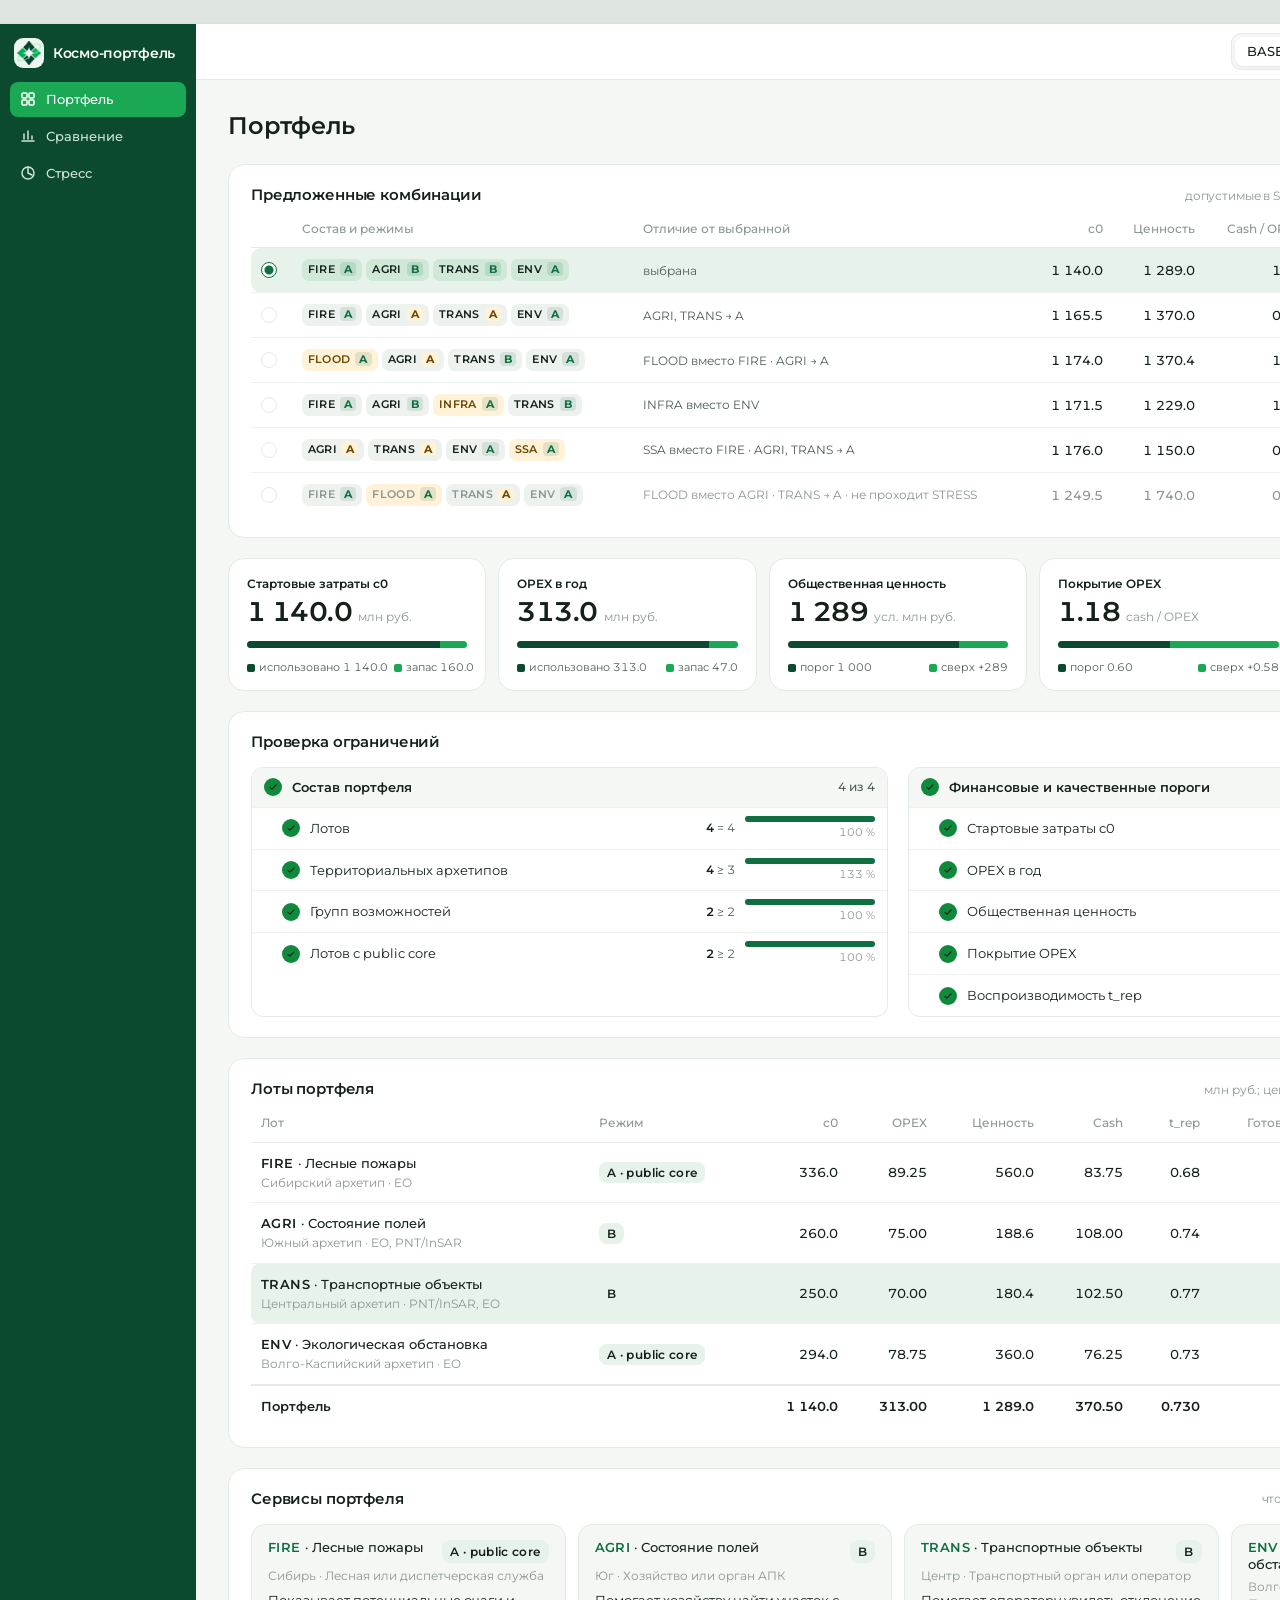
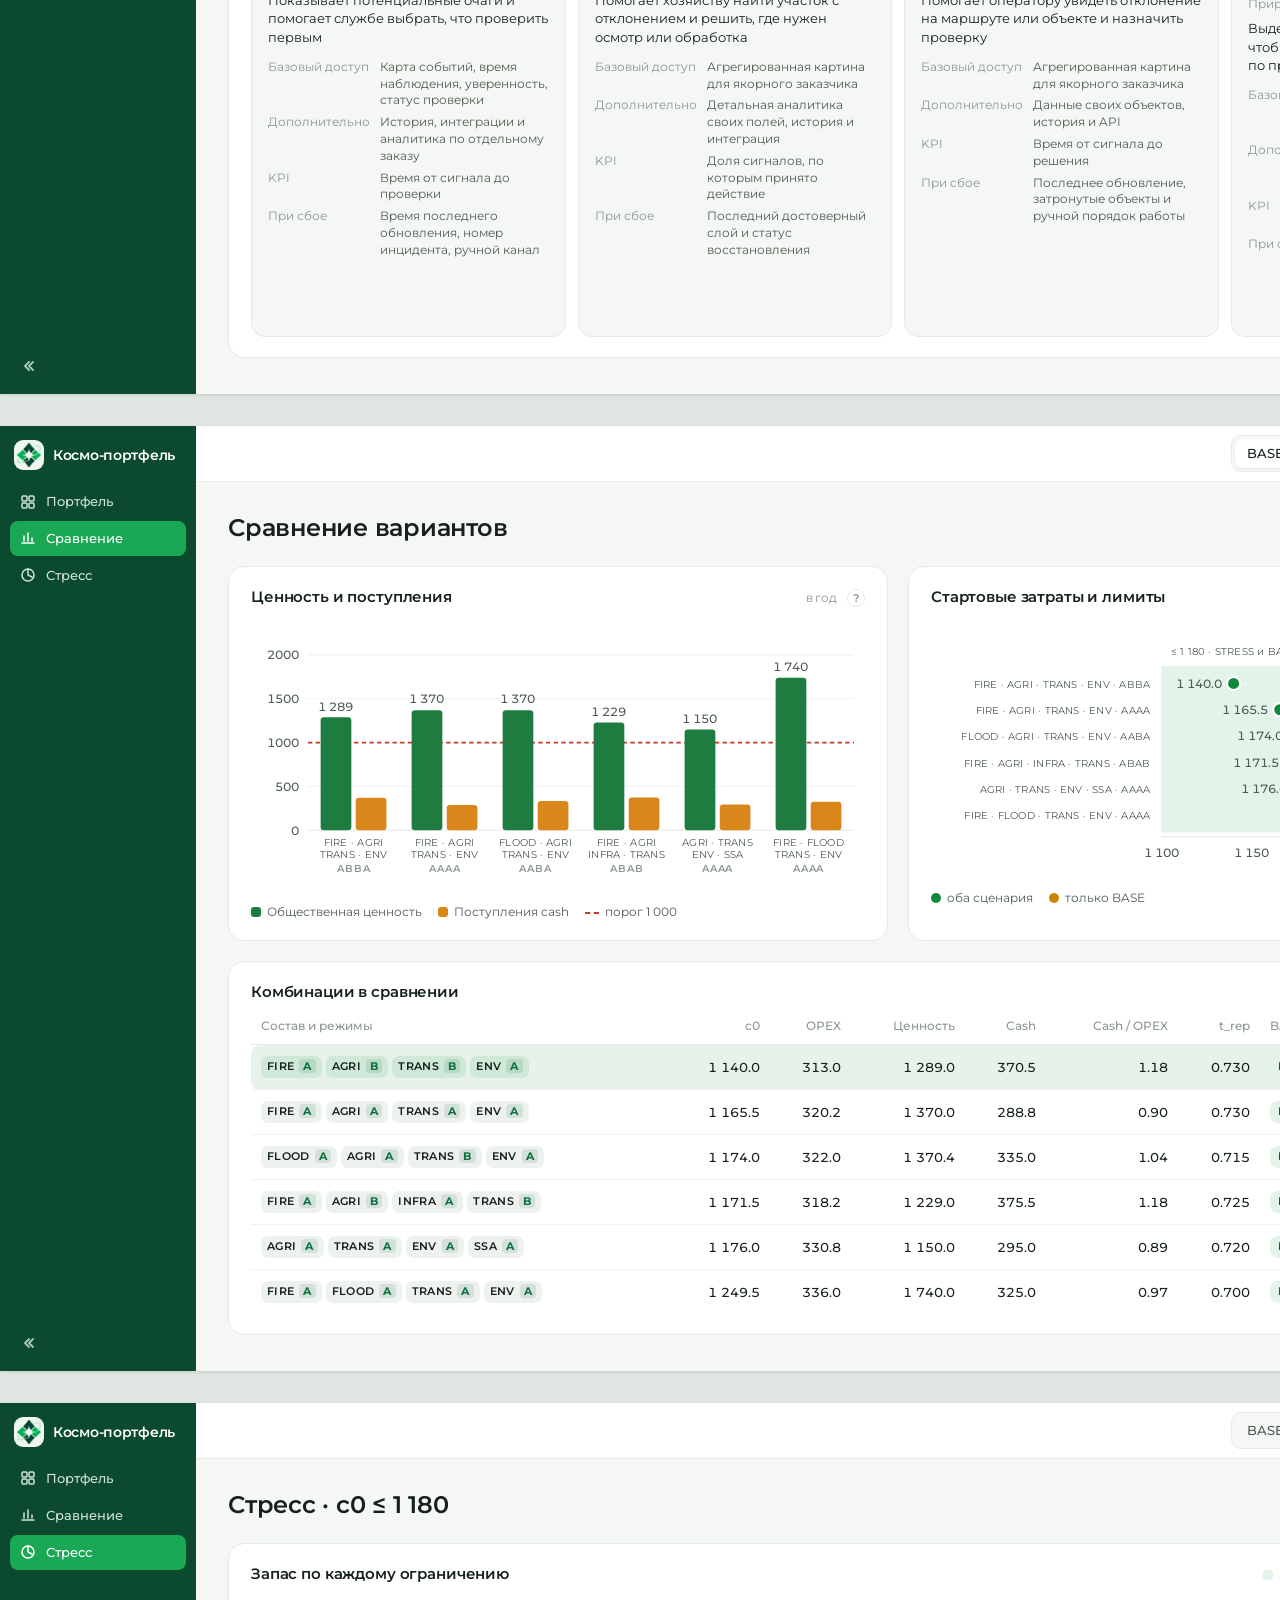
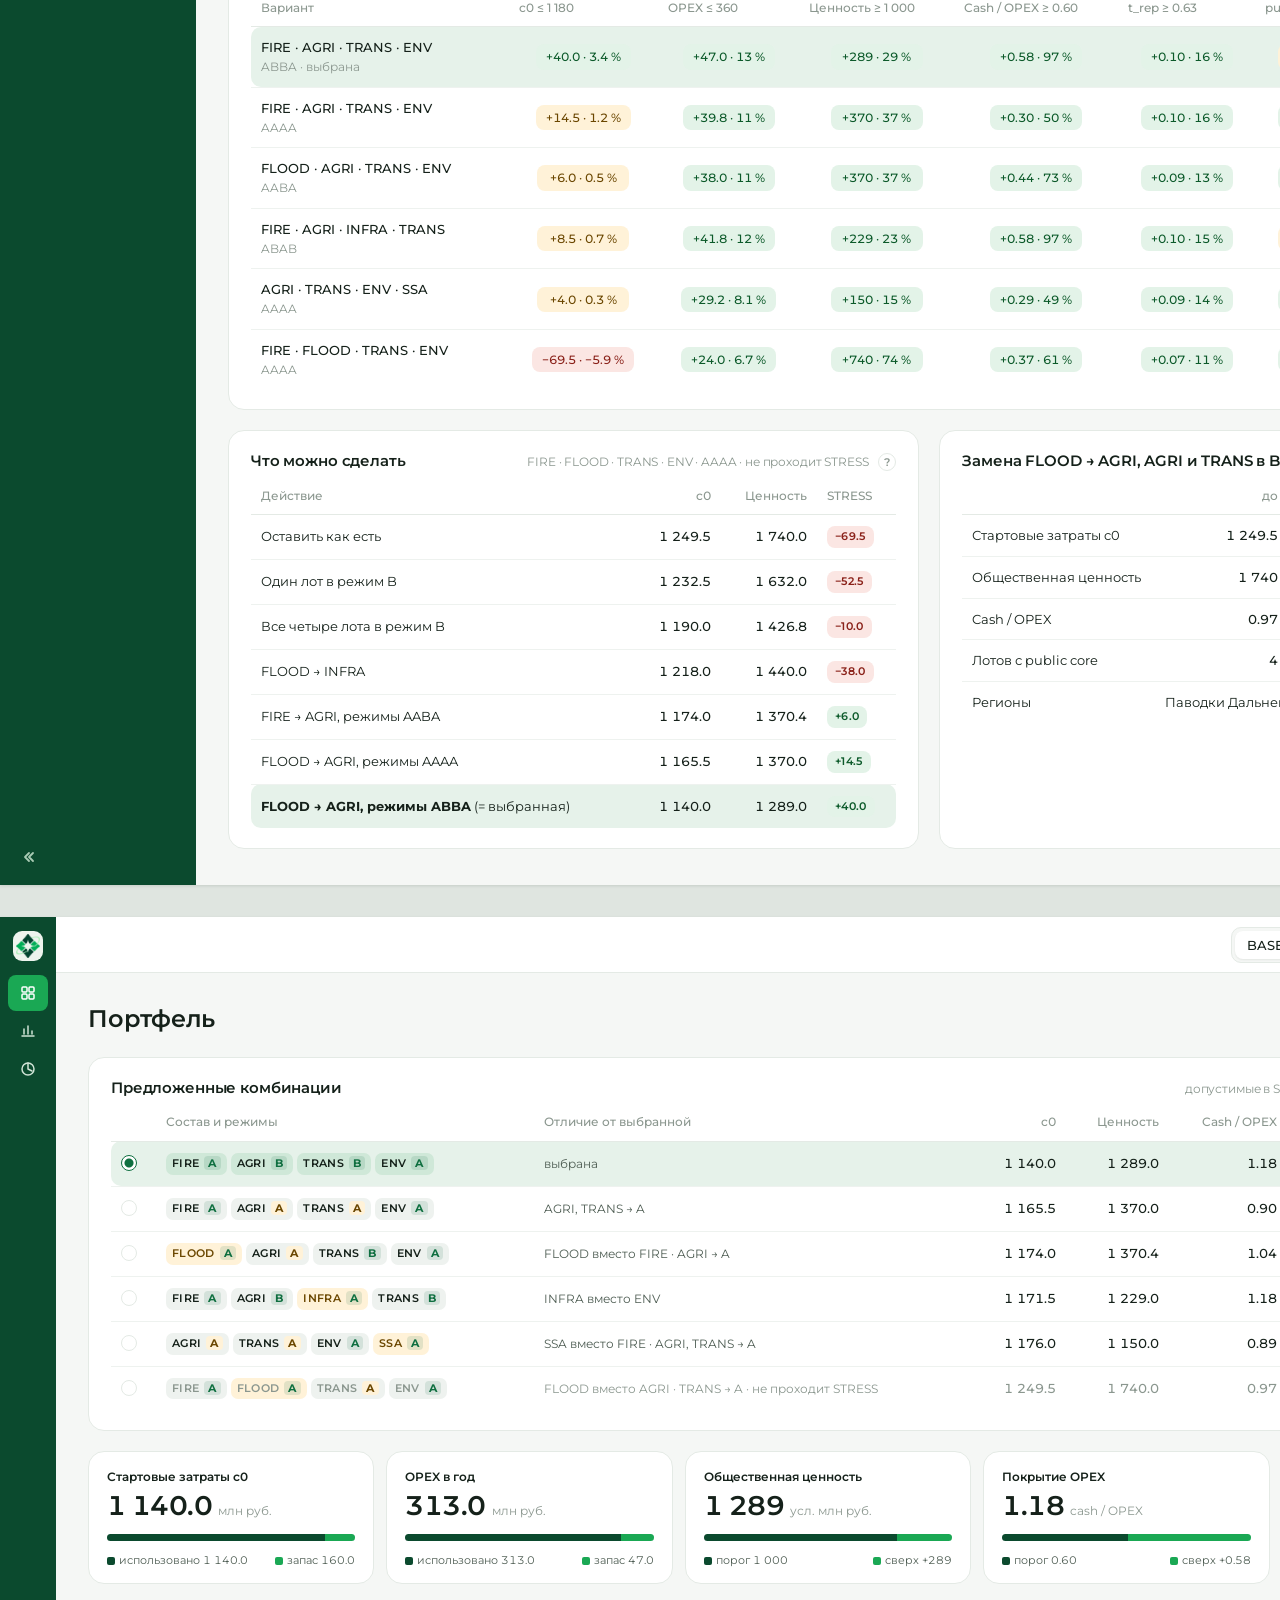
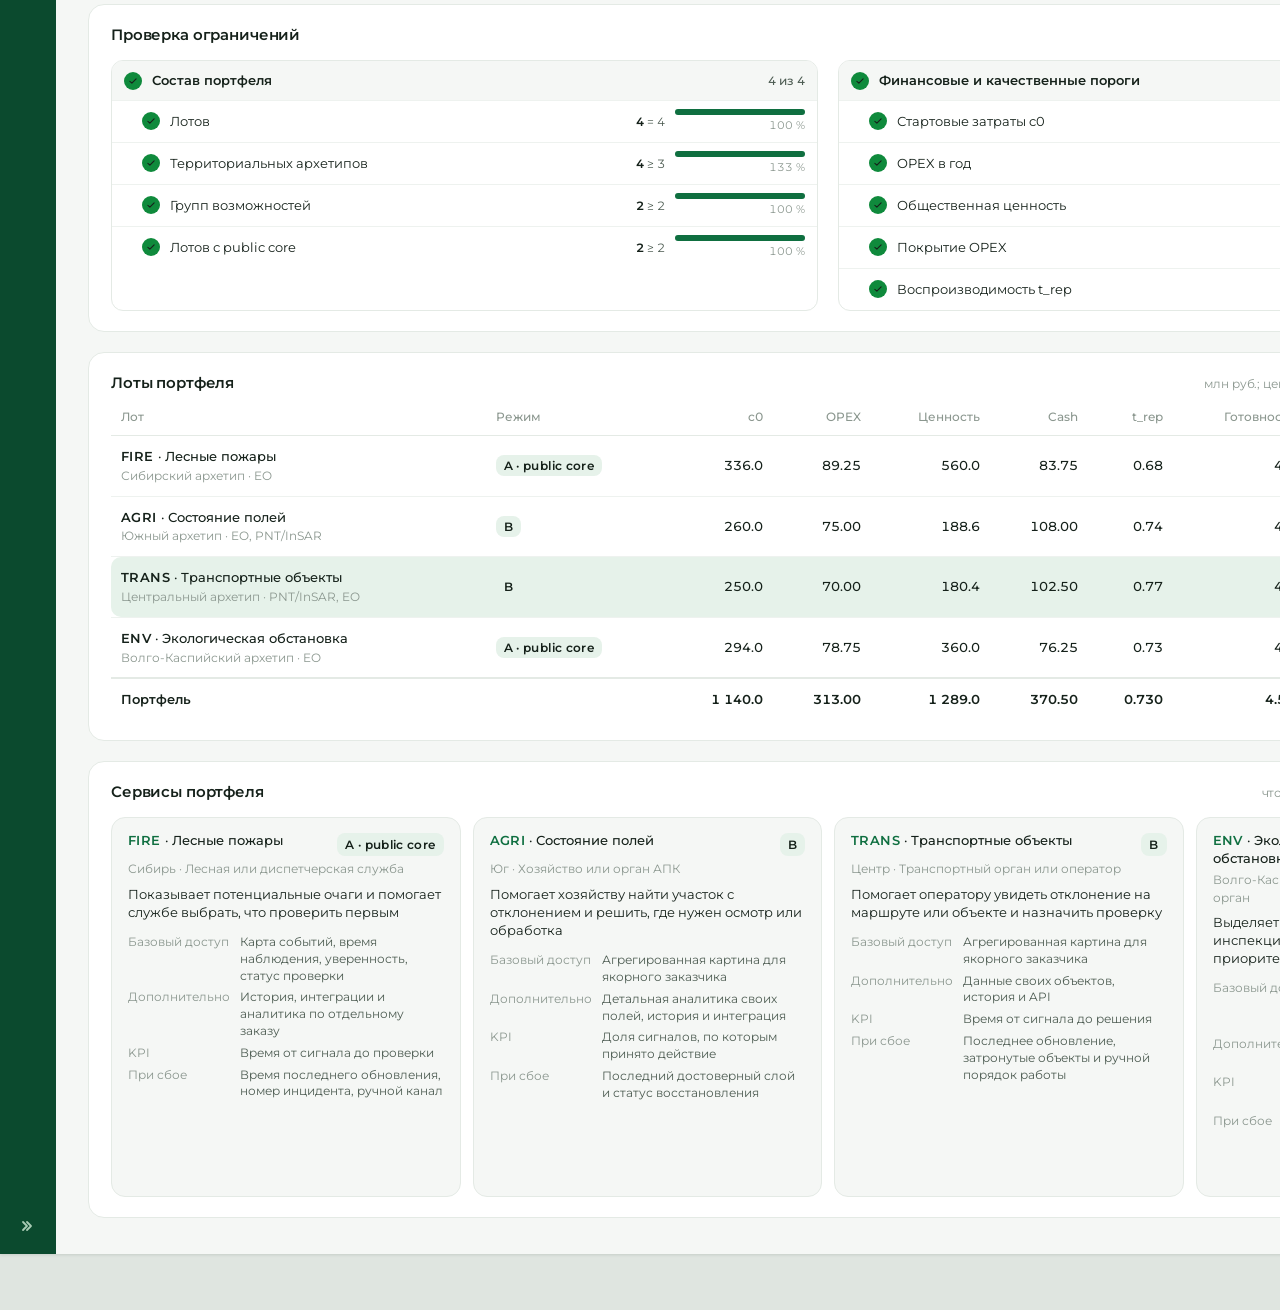
<file: docs/mockup/kosmo-portfolio.html>
<!doctype html>
<html lang="ru">
<head>
<meta charset="utf-8">
<meta name="viewport" content="width=device-width,initial-scale=1">
<title>Космо-портфель · макет</title>
<link rel="stylesheet" href="https://fonts.googleapis.com/css2?family=Montserrat:wght@400;500;600;700&display=swap">
<style>
:root{color-scheme:light;
  --bg:#f5f7f5;--surface:#ffffff;--ink:#15211a;--ink-2:#4d5c52;--muted:#8b978f;--rule:#e4eae5;--rule-2:#eef2ef;
  --brand:#0f6f40;--brand-soft:#e6f2ea;--accent:#1aa854;
  --good:#0f8a3c;--good-soft:#e3f3e8;--crit:#c53a2f;--crit-soft:#fbe6e3;--warn:#c98500;--warn-soft:#fff2d8;
  --s1:#1e7c40;--s2:#d9861a;
  --f-ui:"Montserrat","Segoe UI",Arial,sans-serif;
  --f-display:"Montserrat","Segoe UI",Arial,sans-serif;
  --f-num:"Montserrat","Segoe UI",Arial,sans-serif;
  --f-code:"Montserrat","Segoe UI",Arial,sans-serif;
  --code-tracking:.03em;}
*{box-sizing:border-box}
html,body{margin:0;background:var(--bg);color:var(--ink);font-family:var(--f-ui);font-size:13px;line-height:1.45}
a{color:var(--brand);text-decoration:none}a:hover{color:#0b4a2e}
.shell{width:1600px;background:var(--bg);display:grid;grid-template-columns:196px 1fr}
.shell.collapsed{grid-template-columns:56px 1fr}
.body{min-width:0;display:flex;flex-direction:column}
/* sidebar: nav only */
.side{background:#0b4a2e;color:#cfe3d5;display:flex;flex-direction:column;padding:12px 10px 10px}
.side .brand{display:flex;align-items:center;gap:9px;padding:2px 4px 14px;color:#fff;font-family:var(--f-display);font-size:14px;font-weight:600;letter-spacing:-.02em;white-space:nowrap}
.side .brand i{width:30px;height:30px;border-radius:9px;background:#eef4ee;display:grid;place-items:center;flex:none}
.side .brand img{width:24px;height:24px;object-fit:contain}
.nav{display:flex;flex-direction:column;gap:2px}
.nav a{display:flex;align-items:center;gap:10px;padding:8px 10px;border-radius:8px;color:#cfe3d5;font-weight:500;font-size:13px;white-space:nowrap}
.nav a.on{background:#1aa854;color:#fff}
.nav svg{width:16px;height:16px;flex:none}
.collapse{margin-top:auto;width:36px;height:36px;display:grid;place-items:center;border-radius:8px;color:#a9cbb4;cursor:pointer}
.collapse svg{width:16px;height:16px}
.shell.collapsed .side{padding:12px 8px 10px;align-items:center}
.shell.collapsed .side .brand{padding:2px 0 14px}
.shell.collapsed .side .brand span,.shell.collapsed .nav a span{display:none}
.shell.collapsed .nav a{width:40px;padding:10px 0;justify-content:center}
.shell.collapsed .collapse svg{transform:scaleX(-1)}
/* header */
.hdr{height:56px;display:flex;align-items:center;justify-content:flex-end;gap:16px;padding:0 32px;background:var(--surface);border-bottom:1px solid var(--rule)}
.hright{display:flex;align-items:center;gap:16px}
.segc{display:flex;background:var(--bg);border:1px solid var(--rule);border-radius:10px;padding:3px}
.segc span{padding:5px 12px;border-radius:8px;font-size:13px;font-weight:500;color:var(--ink-2);font-variant-numeric:tabular-nums}
.segc span.on{background:var(--surface);color:var(--ink);box-shadow:0 1px 2px rgba(21,33,26,.08)}
.ver{font-size:12px;color:var(--muted);font-variant-numeric:tabular-nums}
/* page */
.main{padding:28px 32px 36px;display:flex;flex-direction:column;gap:20px}
.top{display:flex;align-items:center;justify-content:space-between;gap:16px;min-height:36px}
h1{font-family:var(--f-display);font-size:24px;font-weight:600;letter-spacing:-.01em;margin:0;line-height:1.1}
.pill{display:inline-flex;align-items:center;gap:8px;font-weight:500;font-size:13px;padding:6px 12px 6px 8px;border-radius:999px;background:var(--surface);border:1px solid var(--rule);color:var(--ink);font-variant-numeric:tabular-nums}
.pill .dot{width:18px;height:18px;border-radius:50%;display:grid;place-items:center;background:var(--good)}
.pill.bad .dot{background:var(--crit)}.pill.warn .dot{background:var(--warn)}
.pill .dot svg{width:11px;height:11px}
.card{background:var(--surface);border:1px solid var(--rule);border-radius:16px;padding:20px 22px}
.card h2{font-family:var(--f-display);font-size:14.5px;font-weight:600;letter-spacing:-.01em;margin:0 0 14px;display:flex;align-items:center;gap:10px}
.card h2 .u{font-family:var(--f-ui);font-size:12px;font-weight:400;color:var(--muted);margin-left:auto}
.card h2 .help{margin-left:auto}.card h2 .u+.help{margin-left:0}
/* help button + popover */
.help{position:relative;display:inline-flex;flex:none}
.help i{width:18px;height:18px;border-radius:50%;border:1px solid var(--rule);background:var(--surface);color:var(--muted);font-family:var(--f-ui);font-style:normal;font-weight:600;font-size:11px;line-height:16px;display:grid;place-items:center;cursor:pointer}
.help.open i{background:var(--ink);border-color:var(--ink);color:#fff}
.pop{display:none;position:absolute;top:26px;right:0;width:340px;background:var(--surface);border:1px solid var(--rule);border-radius:14px;box-shadow:0 10px 28px rgba(21,33,26,.16);padding:12px 14px;font-family:var(--f-ui);font-size:12.5px;line-height:1.5;font-weight:400;color:var(--ink-2);letter-spacing:0;z-index:5;text-align:left;white-space:normal}
.pop b{color:var(--ink);font-weight:600}
.help.open .pop{display:block}
.row2{display:grid;grid-template-columns:1fr 1fr;gap:20px}
.row2.w{grid-template-columns:1.1fr 1fr}
/* composer */
.composer{display:grid;grid-template-columns:repeat(4,minmax(0,1fr)) auto;gap:12px;align-items:start}
.fld label{display:block;font-size:12px;color:var(--muted);margin-bottom:5px}
.acts{display:flex;gap:8px;padding-top:23px}
.sel{height:48px;display:flex;align-items:center;gap:10px;padding:0 12px 0 14px;background:var(--surface);border:1px solid var(--rule);border-radius:12px}
.code{font-family:var(--f-code);letter-spacing:var(--code-tracking);font-weight:600;font-size:13px;color:var(--brand)}
.sel .nm{color:var(--ink-2);font-size:13px;flex:1;white-space:nowrap;overflow:hidden;text-overflow:ellipsis}
.mode{font-family:var(--f-code);letter-spacing:var(--code-tracking);font-size:12px;font-weight:600;color:var(--ink);background:var(--brand-soft);padding:3px 8px;border-radius:8px}
.sel svg{width:14px;height:14px;color:var(--muted);flex:none}
.btn{height:48px;display:inline-flex;align-items:center;padding:0 16px;border-radius:12px;background:var(--brand);color:#fff;font-weight:600;font-size:14px;white-space:nowrap}
.btn.ghost{background:var(--surface);border:1px solid var(--rule);color:var(--ink);font-weight:500}
/* tiles */
.tiles{display:grid;grid-template-columns:repeat(5,minmax(0,1fr));gap:12px}
.tiles.four{grid-template-columns:repeat(4,minmax(0,1fr))}
.tile{background:var(--surface);border:1px solid var(--rule);border-radius:16px;padding:16px 18px 14px;display:flex;flex-direction:column;gap:6px}
.tile .tl{display:flex;justify-content:space-between;align-items:center;font-size:12px;color:var(--ink);font-weight:600}
.seg{display:flex;height:7px;border-radius:4px;overflow:hidden;margin-top:8px;background:var(--rule-2)}
.seg i{display:block;height:100%}.seg .req{background:#0b4a2e}.seg .sur{background:var(--accent)}
.seglbl{display:flex;justify-content:space-between;gap:6px;font-size:11px;color:var(--ink-2);margin-top:6px;white-space:nowrap;font-variant-numeric:tabular-nums}
.seglbl .sw{width:8px;height:8px;border-radius:2px;margin-right:4px}
.seglbl.col{flex-direction:column;align-items:flex-start;gap:3px;margin-top:12px}
.tile .tv{font-family:var(--f-num);font-size:27px;font-weight:600;letter-spacing:-.02em;line-height:1.05;font-variant-numeric:tabular-nums}
.tile .tv small{font-family:var(--f-ui);font-size:12px;font-weight:400;color:var(--muted);margin-left:6px;letter-spacing:0;white-space:nowrap}
.bar{position:relative;height:4px;border-radius:2px;background:var(--rule-2);margin-top:6px}
.bar i{position:absolute;left:0;top:0;height:100%;border-radius:2px;background:var(--brand)}
.bar i.thin{background:var(--warn)}.bar i.bad{background:var(--crit)}
.bar b{position:absolute;top:-3px;width:2px;height:10px;background:var(--ink);border-radius:1px;margin-left:-1px}
.tile .tc{font-size:12px;color:var(--muted);font-variant-numeric:tabular-nums;display:flex;justify-content:space-between;gap:8px}
.tile .tc.warn{color:var(--warn)}
/* constraint checks */
.circ{width:18px;height:18px;border-radius:50%;display:grid;place-items:center;flex:none;background:var(--good)}
.circ svg{width:10px;height:10px}
.jobs{border:1px solid var(--rule);border-radius:12px;overflow:hidden}
.jg{border-bottom:1px solid var(--rule)}.jg:last-child{border-bottom:0}
.jh{display:flex;align-items:center;gap:10px;padding:10px 12px;background:var(--bg);font-weight:600;font-size:13px}
.jh .cnt{margin-left:auto;font-family:var(--f-num);font-size:12px;color:var(--ink-2);font-weight:500;font-variant-numeric:tabular-nums}
.jh .chev{width:14px;height:14px;color:var(--muted)}
.jr{display:grid;grid-template-columns:18px 1fr 130px 130px;gap:10px;align-items:center;padding:8px 12px 8px 30px;border-top:1px solid var(--rule-2);font-size:13px}
.jr .m{font-family:var(--f-num);font-size:12px;color:var(--ink-2);text-align:right;font-variant-numeric:tabular-nums;white-space:nowrap}
.jr .m b{color:var(--ink);font-weight:600}
.mbar{height:6px;background:var(--rule-2);border-radius:4px;position:relative}
.mbar i{position:absolute;left:0;top:0;height:100%;border-radius:3px;background:var(--brand)}
.mtxt{font-size:11px;color:var(--muted);text-align:right;margin-top:3px;font-variant-numeric:tabular-nums}
/* lot list */
.lotrow{display:grid;grid-template-columns:14px 52px 1fr auto auto;gap:12px;align-items:center;padding:10px 8px;border-bottom:1px solid var(--rule-2);font-size:13px}
.lotrow:last-child{border-bottom:0}
.lotrow.best{background:var(--brand-soft);border-radius:10px}
.lotrow .rg{font-size:12px;color:var(--muted)}
.lotrow .c0{font-family:var(--f-num);font-weight:500;font-variant-numeric:tabular-nums;white-space:nowrap}
.lotrow .chev{width:12px;height:12px;color:var(--muted)}
.lotdet{padding:4px 8px 14px 34px;border-bottom:1px solid var(--rule-2);display:grid;grid-template-columns:repeat(3,1fr);gap:8px 16px;font-size:12px}
.lotdet .k{color:var(--muted)}.lotdet .v{font-family:var(--f-num);font-weight:500;font-variant-numeric:tabular-nums;margin-top:1px}
/* composition checks (unused on page 1 now) */
.comp{display:flex;gap:28px;padding:0 4px;font-size:13px;color:var(--ink-2);font-variant-numeric:tabular-nums}
.ck{display:inline-flex;align-items:center;gap:8px}
.ck svg{width:14px;height:14px;color:var(--good)}
.ck b{font-weight:600;color:var(--ink)}
/* tables */
table{border-collapse:collapse;width:100%;font-size:13px}
th{font-size:12px;color:var(--muted);text-align:left;padding:0 10px 10px;border-bottom:1px solid var(--rule);font-weight:500;white-space:nowrap}
td{padding:11px 10px;border-bottom:1px solid var(--rule-2);vertical-align:middle}
tr:last-child td{border-bottom:0}
td.num,th.num{text-align:right;white-space:nowrap;font-variant-numeric:tabular-nums}
td.num{font-family:var(--f-num);font-weight:500}
td .code{color:var(--ink)}
td .sub{color:var(--muted);font-size:12px;margin-top:1px}
tr.hl td{background:var(--brand-soft)}
tr.hl td:first-child{border-radius:10px 0 0 10px}tr.hl td:last-child{border-radius:0 10px 10px 0}
.st{display:inline-flex;align-items:center;font-family:var(--f-code);letter-spacing:var(--code-tracking);font-size:11px;font-weight:600;padding:3px 8px;border-radius:8px}
.st.ok{background:var(--good-soft);color:#0c5a2a}.st.fail{background:var(--crit-soft);color:#8a2119}.st.thin{background:var(--warn-soft);color:#6b4700}
.note{font-size:12px;color:var(--muted);margin-top:10px}
/* charts */
svg text{font-family:var(--f-ui);font-size:11px;fill:var(--ink-2)}
svg text.n{font-family:var(--f-num);font-variant-numeric:tabular-nums;font-weight:500}
svg text.xl,svg .xl text{font-size:9.5px;letter-spacing:.02em;fill:var(--ink-2)}
svg .xm text{font-size:9px;letter-spacing:.1em;fill:var(--muted);font-weight:600}
svg .grid{stroke:var(--rule-2);stroke-width:1}svg .axis{stroke:var(--rule);stroke-width:1}
.legend{display:flex;gap:16px;font-size:12px;color:var(--ink-2);margin-top:8px}
.legend i{display:inline-block;width:10px;height:10px;border-radius:3px;margin-right:6px;vertical-align:-1px}
.legend i.line{width:14px;height:0;border-top:2px dashed var(--crit);vertical-align:2px;border-radius:0}
/* horizontal bars */
.hb{display:grid;grid-template-columns:170px 1fr 56px;gap:12px;align-items:center;font-size:13px;padding:6px 0;font-variant-numeric:tabular-nums}
.hb .code{color:var(--ink)}
.hb .track{height:8px;background:var(--rule-2);border-radius:4px;position:relative}
.hb .track i{position:absolute;left:0;top:0;height:100%;border-radius:4px;background:var(--brand)}
.hb .v{font-family:var(--f-num);font-weight:500;text-align:right}
/* chips */
.chips{display:flex;gap:6px;flex-wrap:wrap}
.chip{display:inline-flex;align-items:center;gap:6px;font-size:13px;padding:7px 12px;white-space:nowrap;border-radius:8px;background:var(--surface);color:var(--ink-2);border:1px solid var(--rule)}
.chip.on{background:var(--ink);color:#fff;border-color:var(--ink)}
.chip svg{width:12px;height:12px}
/* matrix */
.matrix td{text-align:center}
.matrix td:first-child,.matrix th:first-child,.matrix td:last-child,.matrix th:last-child{text-align:left}
.cell{display:inline-block;font-family:var(--f-num);font-variant-numeric:tabular-nums;font-size:12px;font-weight:500;padding:4px 10px;border-radius:8px;min-width:92px}
.cell.ok{background:var(--good-soft);color:#0c5a2a}.cell.thin{background:var(--warn-soft);color:#6b4700}.cell.bad{background:var(--crit-soft);color:#8a2119}
.sw{display:inline-block;width:10px;height:10px;border-radius:3px;margin-right:6px;vertical-align:-1px}
/* weights */
.wrow{display:grid;grid-template-columns:172px 40px 88px 1fr;gap:12px;align-items:center;padding:8px 0;border-bottom:1px solid var(--rule-2);font-size:13px}
.wrow:last-child{border-bottom:0}
.wrow .w{font-family:var(--f-num);font-weight:500;text-align:right;font-variant-numeric:tabular-nums}
.wrow .track{height:6px;background:var(--rule-2);border-radius:3px}.wrow .track i{display:block;height:100%;background:var(--brand);border-radius:3px}
.wrow .why{font-size:12px;color:var(--muted);white-space:nowrap}
.lock{display:inline-flex;align-items:center;gap:6px;font-size:12px;color:var(--good);font-weight:500}
.lock svg{width:13px;height:13px}
/* type-specimen caption strip (font proposals only) */
.spec{grid-column:1/-1;height:44px;display:flex;align-items:center;gap:14px;padding:0 36px;background:var(--ink);color:#fff;font-size:13px}
.spec b{font-family:var(--f-display);font-weight:600;font-size:14px}
.spec span{color:#b9c6bd}

/* suggested combinations */
.radio{display:inline-block;width:16px;height:16px;border-radius:50%;border:1.5px solid var(--rule);background:var(--surface);vertical-align:-3px}
.radio.on{border-color:var(--brand);background:radial-gradient(circle,var(--brand) 0 4px,var(--surface) 5px)}
.lots{display:inline-flex;gap:4px}
.lot{font-family:var(--f-code);letter-spacing:var(--code-tracking);font-size:11px;font-weight:600;color:var(--ink);background:var(--rule-2);padding:3px 6px;border-radius:7px;white-space:nowrap}
tr.hl .lot{background:#cfe8d8}
.lot.swap{background:var(--warn-soft);color:#6b4700}
td.why{color:var(--ink-2);font-size:12px}
tr.dim td{color:var(--muted)}tr.dim .lot{color:var(--muted)}
/* constraint groups side by side */
.jobs2{display:grid;grid-template-columns:1fr 1fr;gap:20px}
.mbar i.thin{background:var(--warn)}.mtxt.thin{color:var(--warn)}
/* lots table */
tr.total td{border-top:2px solid var(--rule);border-bottom:0;font-weight:600;color:var(--ink)}
td .name{font-weight:500}td .sub{color:var(--muted);font-size:11.5px;margin-top:2px}

/* lot chips with mode letter */
.lot b{margin-left:5px;padding:0 4px;border-radius:4px;background:rgba(15,111,64,.12);color:var(--brand);font-weight:700}
.lot b.chg{background:var(--warn-soft);color:#6b4700}
/* service cards (texts from config/lots_ui.csv) */
.svc{display:grid;grid-template-columns:repeat(4,minmax(0,1fr));gap:12px}
.sv{display:flex;flex-direction:column;gap:8px;padding:14px 16px 16px;background:var(--bg);border:1px solid var(--rule);border-radius:14px;min-width:0}
.sv-h{display:flex;align-items:flex-start;justify-content:space-between;gap:8px}
.sv-h .name{font-weight:500;min-width:0;line-height:1.35}
.sv-h .mode{flex:none;margin-top:1px}
.sv-r{font-size:12px;color:var(--muted);margin-top:-4px}
.sv p{margin:0;font-size:12.5px;line-height:1.45;color:var(--ink)}
.sv dl{display:grid;grid-template-columns:auto minmax(0,1fr);gap:5px 10px;margin:4px 0 0;font-size:12px;line-height:1.4}
.sv dt{color:var(--muted);white-space:nowrap}.sv dd{margin:0;color:var(--ink-2)}
.sv .muted{color:var(--muted)}
/* two-line margin tile */
.two{display:flex;flex-direction:column;gap:4px;margin-top:6px}
.two div{display:flex;justify-content:space-between;align-items:baseline;font-size:12px;color:var(--ink-2)}
.two b{font-family:var(--f-num);font-size:20px;font-weight:600;color:var(--ink);font-variant-numeric:tabular-nums;letter-spacing:-.02em}

body{background:#dfe5e0;padding:24px 0}
.shell{margin:0 auto 32px;box-shadow:0 1px 3px rgba(21,33,26,.12)}

</style>
</head>
<body>
<section class="shell " id="screen-portfolio"><aside class="side"><div class="brand"><i><img src="[data-uri]" alt=""></i><span>Космо-портфель</span></div>
<nav class="nav"><a href="#" class="on"><svg viewBox="0 0 16 16" fill="none" stroke="currentColor" stroke-width="1.5" stroke-linecap="round" stroke-linejoin="round"><rect x="2" y="2" width="5" height="5" rx="1"></rect><rect x="9" y="2" width="5" height="5" rx="1"></rect><rect x="2" y="9" width="5" height="5" rx="1"></rect><rect x="9" y="9" width="5" height="5" rx="1"></rect></svg><span>Портфель</span></a><a href="#" class=""><svg viewBox="0 0 16 16" fill="none" stroke="currentColor" stroke-width="1.5" stroke-linecap="round" stroke-linejoin="round"><path d="M2 13h12M4 11V6M8 11V3M12 11V8"></path></svg><span>Сравнение</span></a><a href="#" class=""><svg viewBox="0 0 16 16" fill="none" stroke="currentColor" stroke-width="1.5" stroke-linecap="round" stroke-linejoin="round"><path d="M8 2v6l4 2"></path><circle cx="8" cy="8" r="6"></circle></svg><span>Стресс</span></a></nav>
<div class="collapse" title="Свернуть панель"><svg viewBox="0 0 16 16" fill="none" stroke="currentColor" stroke-width="1.8" stroke-linecap="round" stroke-linejoin="round" stroke-width="1.6"><path d="M9 4L5 8l4 4M13 4L9 8l4 4"></path></svg></div></aside><div class="body"><header class="hdr"><div class="hright"><div class="segc"><span class="on">BASE · 1 300</span><span class="">STRESS · 1 180</span></div><span class="ver">данные v1.1</span></div></header><main class="main">
<div class="top"><h1>Портфель</h1><div class="pill"><span class="dot"><svg viewBox="0 0 16 16" fill="none" stroke="currentColor" stroke-width="1.8" stroke-linecap="round" stroke-linejoin="round" stroke="#fff" stroke-width="2.4"><path d="M3 8.5l3.2 3L13 4.5"></path></svg></span>9 из 9 ограничений выполнены</div></div>
<div class="card"><h2>Предложенные комбинации<span class="u">допустимые в STRESS, ранжированы моделью выбора</span><span class="help"><i>?</i><div class="pop">Инструмент перебирает все 5 670 комбинаций «4 лота × режимы» через канонический <b>case_core.py</b>, оставляет 143 допустимые в STRESS и ранжирует их моделью выбора команды: min–max нормализация по допустимым вариантам, веса — ценность 0.30, c0 0.15, cash / OPEX 0.15, готовность 0.10, устойчивость 0.10, тираж 0.10, запас по STRESS 0.10. Портфель не собирается вручную по лотам: выбирается одна из предложенных комбинаций, отличия показаны относительно выбранной (жёлтый лот — замена, жёлтая буква — другой режим). Выбранная комбинация — 3-я из 143 по баллу; выше только варианты с режимом C у AGRI. Комбинация с FLOOD вместо AGRI даёт максимум ценности, но не проходит STRESS, поэтому не предлагается.</div></span></h2>
<table>
<tr><th></th><th>Состав и режимы</th><th>Отличие от выбранной</th><th class="num">c0</th><th class="num">Ценность</th><th class="num">Cash / OPEX</th><th>BASE</th><th>STRESS</th><th class="num">Балл</th></tr>
<tr class="hl"><td><span class="radio on"></span></td><td><span class="lots"><span class="lot">FIRE<b>A</b></span><span class="lot">AGRI<b>B</b></span><span class="lot">TRANS<b>B</b></span><span class="lot">ENV<b>A</b></span></span></td><td class="why">выбрана</td><td class="num">1 140.0</td><td class="num">1 289.0</td><td class="num">1.18</td><td><span class="st ok">PASS</span></td><td><span class="st ok">PASS</span></td><td class="num"><b>0.72</b></td></tr>
<tr><td><span class="radio"></span></td><td><span class="lots"><span class="lot">FIRE<b>A</b></span><span class="lot">AGRI<b class="chg">A</b></span><span class="lot">TRANS<b class="chg">A</b></span><span class="lot">ENV<b>A</b></span></span></td><td class="why">AGRI, TRANS → A</td><td class="num">1 165.5</td><td class="num">1 370.0</td><td class="num">0.90</td><td><span class="st ok">PASS</span></td><td><span class="st ok">PASS</span></td><td class="num">0.58</td></tr>
<tr><td><span class="radio"></span></td><td><span class="lots"><span class="lot swap">FLOOD<b>A</b></span><span class="lot">AGRI<b class="chg">A</b></span><span class="lot">TRANS<b>B</b></span><span class="lot">ENV<b>A</b></span></span></td><td class="why">FLOOD вместо FIRE · AGRI → A</td><td class="num">1 174.0</td><td class="num">1 370.4</td><td class="num">1.04</td><td><span class="st ok">PASS</span></td><td><span class="st ok">PASS</span></td><td class="num">0.56</td></tr>
<tr><td><span class="radio"></span></td><td><span class="lots"><span class="lot">FIRE<b>A</b></span><span class="lot">AGRI<b>B</b></span><span class="lot swap">INFRA<b>A</b></span><span class="lot">TRANS<b>B</b></span></span></td><td class="why">INFRA вместо ENV</td><td class="num">1 171.5</td><td class="num">1 229.0</td><td class="num">1.18</td><td><span class="st ok">PASS</span></td><td><span class="st ok">PASS</span></td><td class="num">0.47</td></tr>
<tr><td><span class="radio"></span></td><td><span class="lots"><span class="lot">AGRI<b class="chg">A</b></span><span class="lot">TRANS<b class="chg">A</b></span><span class="lot">ENV<b>A</b></span><span class="lot swap">SSA<b>A</b></span></span></td><td class="why">SSA вместо FIRE · AGRI, TRANS → A</td><td class="num">1 176.0</td><td class="num">1 150.0</td><td class="num">0.89</td><td><span class="st ok">PASS</span></td><td><span class="st ok">PASS</span></td><td class="num">0.29</td></tr>
<tr class="dim"><td><span class="radio"></span></td><td><span class="lots"><span class="lot">FIRE<b>A</b></span><span class="lot swap">FLOOD<b>A</b></span><span class="lot">TRANS<b class="chg">A</b></span><span class="lot">ENV<b>A</b></span></span></td><td class="why">FLOOD вместо AGRI · TRANS → A · не проходит STRESS</td><td class="num">1 249.5</td><td class="num">1 740.0</td><td class="num">0.97</td><td><span class="st ok">PASS</span></td><td><span class="st fail">FAIL · c0</span></td><td class="num">0.42</td></tr>
</table>
</div>
<div class="tiles">
  <div class="tile"><div class="tl">Стартовые затраты c0</div><div class="tv">1 140.0<small>млн руб.</small></div><div class="seg"><i class="req" style="width:87.7%"></i><i class="sur" style="width:12.3%"></i></div><div class="seglbl"><span><i class="sw" style="background:#0b4a2e"></i>использовано 1 140.0</span><span><i class="sw" style="background:#1aa854"></i>запас 160.0</span></div></div>
  <div class="tile"><div class="tl">OPEX в год</div><div class="tv">313.0<small>млн руб.</small></div><div class="seg"><i class="req" style="width:86.9%"></i><i class="sur" style="width:13.1%"></i></div><div class="seglbl"><span><i class="sw" style="background:#0b4a2e"></i>использовано 313.0</span><span><i class="sw" style="background:#1aa854"></i>запас 47.0</span></div></div>
  <div class="tile"><div class="tl">Общественная ценность</div><div class="tv">1 289<small>усл. млн руб.</small></div><div class="seg"><i class="req" style="width:77.6%"></i><i class="sur" style="width:22.4%"></i></div><div class="seglbl"><span><i class="sw" style="background:#0b4a2e"></i>порог 1 000</span><span><i class="sw" style="background:#1aa854"></i>сверх +289</span></div></div>
  <div class="tile"><div class="tl">Покрытие OPEX</div><div class="tv">1.18<small>cash / OPEX</small></div><div class="seg"><i class="req" style="width:50.7%"></i><i class="sur" style="width:49.3%"></i></div><div class="seglbl"><span><i class="sw" style="background:#0b4a2e"></i>порог 0.60</span><span><i class="sw" style="background:#1aa854"></i>сверх +0.58</span></div></div>
  <div class="tile"><div class="tl">Запас по c0</div><div class="two"><div><span>BASE</span><b>160.0</b></div><div><span>STRESS</span><b>40.0</b></div></div></div>
</div>
<div class="card"><h2>Проверка ограничений<span class="help"><i>?</i><div class="pop">Девять проверок <b>check_constraints</b>. Состав: ровно 4 лота, ≥ 3 территориальных архетипа среди нефедеральных, ≥ 2 группы возможностей, ≥ 2 лота с public core. Пороги: c0 ≤ 1 300 в BASE и ≤ 1 180 в STRESS, OPEX ≤ 360 млн руб./год, ценность ≥ 1 000, cash / OPEX ≥ 0.60, воспроизводимость t_rep (среднее по лотам) ≥ 0.63. Границы включительно. Процент справа — факт в долях порога: для «≤» ниже 100 % значит внутри лимита, для «≥» выше 100 % значит порог перекрыт. При нарушении строка красная и показывает «нарушено: факт &gt; порог».</div></span></h2>
<div class="jobs2">
  <div class="jobs">
    <div class="jg"><div class="jh"><span class="circ"><svg viewBox="0 0 16 16" fill="none" stroke="currentColor" stroke-width="1.8" stroke-linecap="round" stroke-linejoin="round" stroke="#fff" stroke-width="2.4"><path d="M3 8.5l3.2 3L13 4.5"></path></svg></span>Состав портфеля<span class="cnt">4 из 4</span></div>
      <div class="jr"><span class="circ"><svg viewBox="0 0 16 16" fill="none" stroke="currentColor" stroke-width="1.8" stroke-linecap="round" stroke-linejoin="round" stroke="#fff" stroke-width="2.4"><path d="M3 8.5l3.2 3L13 4.5"></path></svg></span><div>Лотов</div><div class="m"><b>4</b> = 4</div><div><div class="mbar"><i style="width:100%"></i></div><div class="mtxt">100 %</div></div></div>
      <div class="jr"><span class="circ"><svg viewBox="0 0 16 16" fill="none" stroke="currentColor" stroke-width="1.8" stroke-linecap="round" stroke-linejoin="round" stroke="#fff" stroke-width="2.4"><path d="M3 8.5l3.2 3L13 4.5"></path></svg></span><div>Территориальных архетипов</div><div class="m"><b>4</b> ≥ 3</div><div><div class="mbar"><i style="width:100%"></i></div><div class="mtxt">133 %</div></div></div>
      <div class="jr"><span class="circ"><svg viewBox="0 0 16 16" fill="none" stroke="currentColor" stroke-width="1.8" stroke-linecap="round" stroke-linejoin="round" stroke="#fff" stroke-width="2.4"><path d="M3 8.5l3.2 3L13 4.5"></path></svg></span><div>Групп возможностей</div><div class="m"><b>2</b> ≥ 2</div><div><div class="mbar"><i style="width:100%"></i></div><div class="mtxt">100 %</div></div></div>
      <div class="jr"><span class="circ"><svg viewBox="0 0 16 16" fill="none" stroke="currentColor" stroke-width="1.8" stroke-linecap="round" stroke-linejoin="round" stroke="#fff" stroke-width="2.4"><path d="M3 8.5l3.2 3L13 4.5"></path></svg></span><div>Лотов с public core</div><div class="m"><b>2</b> ≥ 2</div><div><div class="mbar"><i style="width:100%"></i></div><div class="mtxt">100 %</div></div></div>
    </div>
  </div>
  <div class="jobs">
    <div class="jg"><div class="jh"><span class="circ"><svg viewBox="0 0 16 16" fill="none" stroke="currentColor" stroke-width="1.8" stroke-linecap="round" stroke-linejoin="round" stroke="#fff" stroke-width="2.4"><path d="M3 8.5l3.2 3L13 4.5"></path></svg></span>Финансовые и качественные пороги<span class="cnt">5 из 5</span></div>
      <div class="jr"><span class="circ"><svg viewBox="0 0 16 16" fill="none" stroke="currentColor" stroke-width="1.8" stroke-linecap="round" stroke-linejoin="round" stroke="#fff" stroke-width="2.4"><path d="M3 8.5l3.2 3L13 4.5"></path></svg></span><div>Стартовые затраты c0</div><div class="m"><b>1 140.0</b> ≤ 1 300</div><div><div class="mbar"><i style="width:87.7%"></i></div><div class="mtxt">88 %</div></div></div>
      <div class="jr"><span class="circ"><svg viewBox="0 0 16 16" fill="none" stroke="currentColor" stroke-width="1.8" stroke-linecap="round" stroke-linejoin="round" stroke="#fff" stroke-width="2.4"><path d="M3 8.5l3.2 3L13 4.5"></path></svg></span><div>OPEX в год</div><div class="m"><b>313.0</b> ≤ 360</div><div><div class="mbar"><i style="width:86.9%"></i></div><div class="mtxt">87 %</div></div></div>
      <div class="jr"><span class="circ"><svg viewBox="0 0 16 16" fill="none" stroke="currentColor" stroke-width="1.8" stroke-linecap="round" stroke-linejoin="round" stroke="#fff" stroke-width="2.4"><path d="M3 8.5l3.2 3L13 4.5"></path></svg></span><div>Общественная ценность</div><div class="m"><b>1 289.0</b> ≥ 1 000</div><div><div class="mbar"><i style="width:100%"></i></div><div class="mtxt">129 %</div></div></div>
      <div class="jr"><span class="circ"><svg viewBox="0 0 16 16" fill="none" stroke="currentColor" stroke-width="1.8" stroke-linecap="round" stroke-linejoin="round" stroke="#fff" stroke-width="2.4"><path d="M3 8.5l3.2 3L13 4.5"></path></svg></span><div>Покрытие OPEX</div><div class="m"><b>1.184</b> ≥ 0.60</div><div><div class="mbar"><i style="width:100%"></i></div><div class="mtxt">197 %</div></div></div>
      <div class="jr"><span class="circ"><svg viewBox="0 0 16 16" fill="none" stroke="currentColor" stroke-width="1.8" stroke-linecap="round" stroke-linejoin="round" stroke="#fff" stroke-width="2.4"><path d="M3 8.5l3.2 3L13 4.5"></path></svg></span><div>Воспроизводимость t_rep</div><div class="m"><b>0.730</b> ≥ 0.63</div><div><div class="mbar"><i style="width:100%"></i></div><div class="mtxt">116 %</div></div></div>
    </div>
  </div>
</div>
</div>
<div class="card"><h2>Лоты портфеля<span class="u">млн руб.; ценность в усл. млн руб./год; индексы 1–5</span><span class="help"><i>?</i><div class="pop">Значения после применения режима: c0 и OPEX умножены на k_c0 и k_opex, ценность — на k_vpub, поступления = якорные × k_anchor + коммерческие × k_commercial. <b>Режим A:</b> базовый слой открыт региональным службам без платы, коммерческий доступ ограничен (k_commercial 0.25), ценность сохраняется полностью, лот считается public core. <b>Режим B:</b> исходные c0 и OPEX, ценность 0.82, якорные 0.8, коммерческие 0.7, без public core. t_rep — показатель воспроизводимости лота (коэффициент масштабируемости решения); готовность, устойчивость и тираж — индексы 1–5 из <b>lots.csv</b>. В строке «Портфель» — суммы; для t_rep и индексов — средние. Подсвечен лот, входящий во все 143 допустимых STRESS-комбинации.</div></span></h2>
<table>
<tr><th>Лот</th><th>Режим</th><th class="num">c0</th><th class="num">OPEX</th><th class="num">Ценность</th><th class="num">Cash</th><th class="num">t_rep</th><th class="num">Готовность</th><th class="num">Устойчивость</th><th class="num">Тираж</th></tr>
<tr><td><div class="name"><span class="code">FIRE</span> · Лесные пожары</div><div class="sub">Сибирский архетип · EO</div></td><td><span class="mode">A · public core</span></td><td class="num">336.0</td><td class="num">89.25</td><td class="num">560.0</td><td class="num">83.75</td><td class="num">0.68</td><td class="num">4.3</td><td class="num">3.5</td><td class="num">4.5</td></tr>
<tr><td><div class="name"><span class="code">AGRI</span> · Состояние полей</div><div class="sub">Южный архетип · EO, PNT/InSAR</div></td><td><span class="mode">B</span></td><td class="num">260.0</td><td class="num">75.00</td><td class="num">188.6</td><td class="num">108.00</td><td class="num">0.74</td><td class="num">4.6</td><td class="num">4.1</td><td class="num">4.8</td></tr>
<tr class="hl"><td><div class="name"><span class="code">TRANS</span> · Транспортные объекты</div><div class="sub">Центральный архетип · PNT/InSAR, EO</div></td><td><span class="mode">B</span></td><td class="num">250.0</td><td class="num">70.00</td><td class="num">180.4</td><td class="num">102.50</td><td class="num">0.77</td><td class="num">4.8</td><td class="num">4.4</td><td class="num">4.7</td></tr>
<tr><td><div class="name"><span class="code">ENV</span> · Экологическая обстановка</div><div class="sub">Волго-Каспийский архетип · EO</div></td><td><span class="mode">A · public core</span></td><td class="num">294.0</td><td class="num">78.75</td><td class="num">360.0</td><td class="num">76.25</td><td class="num">0.73</td><td class="num">4.4</td><td class="num">4.2</td><td class="num">4.7</td></tr>
<tr class="total"><td>Портфель</td><td></td><td class="num">1 140.0</td><td class="num">313.00</td><td class="num">1 289.0</td><td class="num">370.50</td><td class="num">0.730</td><td class="num">4.53</td><td class="num">4.05</td><td class="num">4.68</td></tr>
</table>
</div>
<div class="card"><h2>Сервисы портфеля<span class="u">что получает пользователь каждого лота</span><span class="help"><i>?</i><div class="pop">Карточки сервисов из <b>config/lots_ui.csv</b> — файла участника записки (формат «участник 5»: название для интерфейса, короткое описание, основной пользователь, базовый и дополнительный доступ, главный KPI, что показать при сбое). Название лота берётся отсюда же, поэтому в интерфейсе и записке оно одно. Правила доступа описаны для режима из карточки; если в выбранной комбинации режим другой, строки доступа не показываются. Плательщик, оператор, приёмка и риски — в полных карточках записки, в инструменте не дублируются.</div></span></h2>
<div class="svc">
  <div class="sv"><div class="sv-h"><div class="name"><span class="code">FIRE</span> · Лесные пожары</div><span class="mode">A · public core</span></div><div class="sv-r">Сибирь · Лесная или диспетчерская служба</div><p>Показывает потенциальные очаги и помогает службе выбрать, что проверить первым</p><dl><dt>Базовый доступ</dt><dd>Карта событий, время наблюдения, уверенность, статус проверки</dd><dt>Дополнительно</dt><dd>История, интеграции и аналитика по отдельному заказу</dd><dt>KPI</dt><dd>Время от сигнала до проверки</dd><dt>При сбое</dt><dd>Время последнего обновления, номер инцидента, ручной канал</dd></dl></div>
  <div class="sv"><div class="sv-h"><div class="name"><span class="code">AGRI</span> · Состояние полей</div><span class="mode">B</span></div><div class="sv-r">Юг · Хозяйство или орган АПК</div><p>Помогает хозяйству найти участок с отклонением и решить, где нужен осмотр или обработка</p><dl><dt>Базовый доступ</dt><dd>Агрегированная картина для якорного заказчика</dd><dt>Дополнительно</dt><dd>Детальная аналитика своих полей, история и интеграция</dd><dt>KPI</dt><dd>Доля сигналов, по которым принято действие</dd><dt>При сбое</dt><dd>Последний достоверный слой и статус восстановления</dd></dl></div>
  <div class="sv"><div class="sv-h"><div class="name"><span class="code">TRANS</span> · Транспортные объекты</div><span class="mode">B</span></div><div class="sv-r">Центр · Транспортный орган или оператор</div><p>Помогает оператору увидеть отклонение на маршруте или объекте и назначить проверку</p><dl><dt>Базовый доступ</dt><dd>Агрегированная картина для якорного заказчика</dd><dt>Дополнительно</dt><dd>Данные своих объектов, история и API</dd><dt>KPI</dt><dd>Время от сигнала до решения</dd><dt>При сбое</dt><dd>Последнее обновление, затронутые объекты и ручной порядок работы</dd></dl></div>
  <div class="sv"><div class="sv-h"><div class="name"><span class="code">ENV</span> · Экологическая обстановка</div><span class="mode">A · public core</span></div><div class="sv-r">Волго-Каспийский регион · Природоохранный орган</div><p>Выделяет зоны возможных изменений, чтобы инспекция направила проверку по приоритету</p><dl><dt>Базовый доступ</dt><dd>Карта зон риска, время наблюдения, уверенность, статус проверки</dd><dt>Дополнительно</dt><dd>Отчёты, история и аналитика объектов по договору</dd><dt>KPI</dt><dd>Доля подтверждённых сигналов</dd><dt>При сбое</dt><dd>Время последнего обновления и предупреждение не принимать автоматическое решение</dd></dl></div>
</div>
</div>
</main></div></section>
<section class="shell " id="screen-compare"><aside class="side"><div class="brand"><i><img src="[data-uri]" alt=""></i><span>Космо-портфель</span></div>
<nav class="nav"><a href="#" class=""><svg viewBox="0 0 16 16" fill="none" stroke="currentColor" stroke-width="1.5" stroke-linecap="round" stroke-linejoin="round"><rect x="2" y="2" width="5" height="5" rx="1"></rect><rect x="9" y="2" width="5" height="5" rx="1"></rect><rect x="2" y="9" width="5" height="5" rx="1"></rect><rect x="9" y="9" width="5" height="5" rx="1"></rect></svg><span>Портфель</span></a><a href="#" class="on"><svg viewBox="0 0 16 16" fill="none" stroke="currentColor" stroke-width="1.5" stroke-linecap="round" stroke-linejoin="round"><path d="M2 13h12M4 11V6M8 11V3M12 11V8"></path></svg><span>Сравнение</span></a><a href="#" class=""><svg viewBox="0 0 16 16" fill="none" stroke="currentColor" stroke-width="1.5" stroke-linecap="round" stroke-linejoin="round"><path d="M8 2v6l4 2"></path><circle cx="8" cy="8" r="6"></circle></svg><span>Стресс</span></a></nav>
<div class="collapse" title="Свернуть панель"><svg viewBox="0 0 16 16" fill="none" stroke="currentColor" stroke-width="1.8" stroke-linecap="round" stroke-linejoin="round" stroke-width="1.6"><path d="M9 4L5 8l4 4M13 4L9 8l4 4"></path></svg></div></aside><div class="body"><header class="hdr"><div class="hright"><div class="segc"><span class="on">BASE · 1 300</span><span class="">STRESS · 1 180</span></div><span class="ver">данные v1.1</span></div></header><main class="main">
<div class="top"><h1>Сравнение вариантов</h1><div class="pill"><span class="dot"><svg viewBox="0 0 16 16" fill="none" stroke="currentColor" stroke-width="1.8" stroke-linecap="round" stroke-linejoin="round" stroke="#fff" stroke-width="2.4"><path d="M3 8.5l3.2 3L13 4.5"></path></svg></span>5 из 6 проходят STRESS</div></div>
<div class="row2">
<div class="card"><h2>Ценность и поступления<span class="u">в год</span><span class="help"><i>?</i><div class="pop">Общественная ценность vpub — синтетическая шкала кейса в усл. млн руб./год, не деньги; с денежными поступлениями cash не складывается. Пунктир — минимум 1 000. Cash = якорные × k_anchor + коммерческие × k_commercial за год. Под столбцами — состав и режимы в порядке лотов.</div></span></h2>
<svg viewBox="0 0 560 244" width="100%" role="img" aria-label="Общественная ценность и денежные поступления по шести комбинациям">
<g class="grid"><line x1="52" x2="550" y1="30" y2="30"></line><line x1="52" x2="550" y1="70" y2="70"></line><line x1="52" x2="550" y1="150" y2="150"></line></g>
<line class="axis" x1="52" x2="550" y1="190" y2="190"></line>
<text class="n" x="44" y="34" text-anchor="end">2000</text><text class="n" x="44" y="74" text-anchor="end">1500</text><text class="n" x="44" y="114" text-anchor="end">1000</text><text class="n" x="44" y="154" text-anchor="end">500</text><text class="n" x="44" y="194" text-anchor="end">0</text>
<line x1="52" x2="550" y1="110" y2="110" stroke="#c53a2f" stroke-dasharray="4 3" stroke-width="1.5"></line>
<g><rect x="63.5" y="86.9" width="28" height="103.1" rx="3" fill="#1e7c40"></rect><rect x="95.5" y="160.4" width="28" height="29.6" rx="3" fill="#d9861a"></rect>
<rect x="146.5" y="80.4" width="28" height="109.6" rx="3" fill="#1e7c40"></rect><rect x="178.5" y="166.9" width="28" height="23.1" rx="3" fill="#d9861a"></rect>
<rect x="229.5" y="80.4" width="28" height="109.6" rx="3" fill="#1e7c40"></rect><rect x="261.5" y="163.2" width="28" height="26.8" rx="3" fill="#d9861a"></rect>
<rect x="312.5" y="91.7" width="28" height="98.3" rx="3" fill="#1e7c40"></rect><rect x="344.5" y="160" width="28" height="30" rx="3" fill="#d9861a"></rect>
<rect x="395.5" y="98" width="28" height="92" rx="3" fill="#1e7c40"></rect><rect x="427.5" y="166.4" width="28" height="23.6" rx="3" fill="#d9861a"></rect>
<rect x="478.5" y="50.8" width="28" height="139.2" rx="3" fill="#1e7c40"></rect><rect x="510.5" y="164" width="28" height="26" rx="3" fill="#d9861a"></rect></g>
<g><text class="n" x="77.5" y="81" text-anchor="middle" fill="#15211a">1 289</text><text class="n" x="160.5" y="74" text-anchor="middle" fill="#15211a">1 370</text><text class="n" x="243.5" y="74" text-anchor="middle" fill="#15211a">1 370</text><text class="n" x="326.5" y="86" text-anchor="middle" fill="#15211a">1 229</text><text class="n" x="409.5" y="92" text-anchor="middle" fill="#15211a">1 150</text><text class="n" x="492.5" y="45" text-anchor="middle" fill="#15211a">1 740</text></g>
<g class="xl"><text x="93.5" y="204" text-anchor="middle">FIRE · AGRI</text><text x="93.5" y="215" text-anchor="middle">TRANS · ENV</text>
<text x="176.5" y="204" text-anchor="middle">FIRE · AGRI</text><text x="176.5" y="215" text-anchor="middle">TRANS · ENV</text>
<text x="259.5" y="204" text-anchor="middle">FLOOD · AGRI</text><text x="259.5" y="215" text-anchor="middle">TRANS · ENV</text>
<text x="342.5" y="204" text-anchor="middle">FIRE · AGRI</text><text x="342.5" y="215" text-anchor="middle">INFRA · TRANS</text>
<text x="425.5" y="204" text-anchor="middle">AGRI · TRANS</text><text x="425.5" y="215" text-anchor="middle">ENV · SSA</text>
<text x="508.5" y="204" text-anchor="middle">FIRE · FLOOD</text><text x="508.5" y="215" text-anchor="middle">TRANS · ENV</text></g>
<g class="xm"><text x="93.5" y="228" text-anchor="middle">ABBA</text><text x="176.5" y="228" text-anchor="middle">AAAA</text><text x="259.5" y="228" text-anchor="middle">AABA</text><text x="342.5" y="228" text-anchor="middle">ABAB</text><text x="425.5" y="228" text-anchor="middle">AAAA</text><text x="508.5" y="228" text-anchor="middle">AAAA</text></g>
</svg>
<div class="legend"><span><i style="background:#1e7c40"></i>Общественная ценность</span><span><i style="background:#d9861a"></i>Поступления cash</span><span><i class="line"></i>порог 1 000</span></div>
</div>
<div class="card"><h2>Стартовые затраты и лимиты<span class="u">млн руб.</span><span class="help"><i>?</i><div class="pop">Положение c0 каждой комбинации относительно лимитов: ≤ 1 180 проходит STRESS и BASE, 1 180–1 300 — только BASE, выше 1 300 не проходит ни один сценарий. Границы включительно.</div></span></h2>
<svg viewBox="0 0 560 232" width="100%" role="img" aria-label="Положение c0 каждой комбинации относительно лимитов STRESS и BASE">
<rect x="210" y="40" width="132" height="152" fill="#e3f3e8"></rect><rect x="342" y="40" width="198" height="152" fill="#fff2d8"></rect>
<text class="xl" x="276" y="30" text-anchor="middle" fill="#0c5a2a">≤ 1 180 · STRESS и BASE</text>
<text class="xl" x="441" y="30" text-anchor="middle" fill="#6b4700">1 180–1 300 · только BASE</text>
<line x1="342" x2="342" y1="36" y2="196" stroke="#c98500" stroke-width="2"></line><line x1="540" x2="540" y1="36" y2="196" stroke="#c53a2f" stroke-width="2"></line>
<text class="xl" x="200" y="60" text-anchor="end" fill="#15211a">FIRE · AGRI · TRANS · ENV · ABBA</text><line x1="210" x2="540" y1="56" y2="56" class="grid"></line><circle cx="276" cy="56" r="6" fill="#0f8a3c" stroke="#fff" stroke-width="2"></circle><text class="n" x="265" y="60" text-anchor="end" fill="#15211a">1 140.0</text>
<text class="xl" x="200" y="84" text-anchor="end" fill="#15211a">FIRE · AGRI · TRANS · ENV · AAAA</text><line x1="210" x2="540" y1="80" y2="80" class="grid"></line><circle cx="318.1" cy="80" r="6" fill="#0f8a3c" stroke="#fff" stroke-width="2"></circle><text class="n" x="307.1" y="84" text-anchor="end" fill="#15211a">1 165.5</text>
<text class="xl" x="200" y="108" text-anchor="end" fill="#15211a">FLOOD · AGRI · TRANS · ENV · AABA</text><line x1="210" x2="540" y1="104" y2="104" class="grid"></line><circle cx="332.1" cy="104" r="6" fill="#0f8a3c" stroke="#fff" stroke-width="2"></circle><text class="n" x="321.1" y="108" text-anchor="end" fill="#15211a">1 174.0</text>
<text class="xl" x="200" y="132" text-anchor="end" fill="#15211a">FIRE · AGRI · INFRA · TRANS · ABAB</text><line x1="210" x2="540" y1="128" y2="128" class="grid"></line><circle cx="328" cy="128" r="6" fill="#0f8a3c" stroke="#fff" stroke-width="2"></circle><text class="n" x="317" y="132" text-anchor="end" fill="#15211a">1 171.5</text>
<text class="xl" x="200" y="156" text-anchor="end" fill="#15211a">AGRI · TRANS · ENV · SSA · AAAA</text><line x1="210" x2="540" y1="152" y2="152" class="grid"></line><circle cx="335.4" cy="152" r="6" fill="#0f8a3c" stroke="#fff" stroke-width="2"></circle><text class="n" x="324.4" y="156" text-anchor="end" fill="#15211a">1 176.0</text>
<text class="xl" x="200" y="180" text-anchor="end" fill="#15211a">FIRE · FLOOD · TRANS · ENV · AAAA</text><line x1="210" x2="540" y1="176" y2="176" class="grid"></line><circle cx="456.7" cy="176" r="6" fill="#c98500" stroke="#fff" stroke-width="2"></circle><text class="n" x="468" y="180" fill="#15211a">1 249.5</text>
<line class="axis" x1="210" x2="540" y1="196" y2="196"></line>
<text class="n" x="210" y="214" text-anchor="middle">1 100</text><text class="n" x="292.5" y="214" text-anchor="middle">1 150</text><text class="n" x="375" y="214" text-anchor="middle">1 200</text><text class="n" x="457.5" y="214" text-anchor="middle">1 250</text><text class="n" x="540" y="214" text-anchor="middle">1 300</text>
</svg>
<div class="legend"><span><i style="background:#0f8a3c;border-radius:50%"></i>оба сценария</span><span><i style="background:#c98500;border-radius:50%"></i>только BASE</span></div>
</div>
</div>
<div class="card"><h2>Комбинации в сравнении<span class="help"><i>?</i><div class="pop">Шесть комбинаций, посчитанных по одним правилам. Балл — взвешенная сумма нормированных (min–max по 143 допустимым в STRESS) критериев с весами: ценность 0.30, c0 0.15, cash / OPEX 0.15, готовность 0.10, устойчивость 0.10, тираж 0.10, запас по STRESS 0.10. Подсвечена выбранная комбинация. Комбинация с FLOOD вместо AGRI выигрывает по ценности, но не проходит STRESS; комбинация с SSA — вариант с федеральным лотом.</div></span></h2>
<table>
<tr><th>Состав и режимы</th><th class="num">c0</th><th class="num">OPEX</th><th class="num">Ценность</th><th class="num">Cash</th><th class="num">Cash / OPEX</th><th class="num">t_rep</th><th>BASE</th><th>STRESS</th><th class="num">Балл</th></tr>
<tr class="hl"><td><span class="lots"><span class="lot">FIRE<b>A</b></span><span class="lot">AGRI<b>B</b></span><span class="lot">TRANS<b>B</b></span><span class="lot">ENV<b>A</b></span></span></td><td class="num">1 140.0</td><td class="num">313.0</td><td class="num">1 289.0</td><td class="num">370.5</td><td class="num">1.18</td><td class="num">0.730</td><td><span class="st ok">PASS</span></td><td><span class="st ok">PASS</span></td><td class="num"><b>0.72</b></td></tr>
<tr><td><span class="lots"><span class="lot">FIRE<b>A</b></span><span class="lot">AGRI<b>A</b></span><span class="lot">TRANS<b>A</b></span><span class="lot">ENV<b>A</b></span></span></td><td class="num">1 165.5</td><td class="num">320.2</td><td class="num">1 370.0</td><td class="num">288.8</td><td class="num">0.90</td><td class="num">0.730</td><td><span class="st ok">PASS</span></td><td><span class="st ok">PASS</span></td><td class="num">0.58</td></tr>
<tr><td><span class="lots"><span class="lot">FLOOD<b>A</b></span><span class="lot">AGRI<b>A</b></span><span class="lot">TRANS<b>B</b></span><span class="lot">ENV<b>A</b></span></span></td><td class="num">1 174.0</td><td class="num">322.0</td><td class="num">1 370.4</td><td class="num">335.0</td><td class="num">1.04</td><td class="num">0.715</td><td><span class="st ok">PASS</span></td><td><span class="st ok">PASS</span></td><td class="num">0.56</td></tr>
<tr><td><span class="lots"><span class="lot">FIRE<b>A</b></span><span class="lot">AGRI<b>B</b></span><span class="lot">INFRA<b>A</b></span><span class="lot">TRANS<b>B</b></span></span></td><td class="num">1 171.5</td><td class="num">318.2</td><td class="num">1 229.0</td><td class="num">375.5</td><td class="num">1.18</td><td class="num">0.725</td><td><span class="st ok">PASS</span></td><td><span class="st ok">PASS</span></td><td class="num">0.47</td></tr>
<tr><td><span class="lots"><span class="lot">AGRI<b>A</b></span><span class="lot">TRANS<b>A</b></span><span class="lot">ENV<b>A</b></span><span class="lot">SSA<b>A</b></span></span></td><td class="num">1 176.0</td><td class="num">330.8</td><td class="num">1 150.0</td><td class="num">295.0</td><td class="num">0.89</td><td class="num">0.720</td><td><span class="st ok">PASS</span></td><td><span class="st ok">PASS</span></td><td class="num">0.29</td></tr>
<tr><td><span class="lots"><span class="lot">FIRE<b>A</b></span><span class="lot">FLOOD<b>A</b></span><span class="lot">TRANS<b>A</b></span><span class="lot">ENV<b>A</b></span></span></td><td class="num">1 249.5</td><td class="num">336.0</td><td class="num">1 740.0</td><td class="num">325.0</td><td class="num">0.97</td><td class="num">0.700</td><td><span class="st ok">PASS</span></td><td><span class="st fail">FAIL · c0</span></td><td class="num">0.42</td></tr>
</table>
</div>
</main></div></section>
<section class="shell " id="screen-stress"><aside class="side"><div class="brand"><i><img src="[data-uri]" alt=""></i><span>Космо-портфель</span></div>
<nav class="nav"><a href="#" class=""><svg viewBox="0 0 16 16" fill="none" stroke="currentColor" stroke-width="1.5" stroke-linecap="round" stroke-linejoin="round"><rect x="2" y="2" width="5" height="5" rx="1"></rect><rect x="9" y="2" width="5" height="5" rx="1"></rect><rect x="2" y="9" width="5" height="5" rx="1"></rect><rect x="9" y="9" width="5" height="5" rx="1"></rect></svg><span>Портфель</span></a><a href="#" class=""><svg viewBox="0 0 16 16" fill="none" stroke="currentColor" stroke-width="1.5" stroke-linecap="round" stroke-linejoin="round"><path d="M2 13h12M4 11V6M8 11V3M12 11V8"></path></svg><span>Сравнение</span></a><a href="#" class="on"><svg viewBox="0 0 16 16" fill="none" stroke="currentColor" stroke-width="1.5" stroke-linecap="round" stroke-linejoin="round"><path d="M8 2v6l4 2"></path><circle cx="8" cy="8" r="6"></circle></svg><span>Стресс</span></a></nav>
<div class="collapse" title="Свернуть панель"><svg viewBox="0 0 16 16" fill="none" stroke="currentColor" stroke-width="1.8" stroke-linecap="round" stroke-linejoin="round" stroke-width="1.6"><path d="M9 4L5 8l4 4M13 4L9 8l4 4"></path></svg></div></aside><div class="body"><header class="hdr"><div class="hright"><div class="segc"><span class="">BASE · 1 300</span><span class="on">STRESS · 1 180</span></div><span class="ver">данные v1.1</span></div></header><main class="main">
<div class="top"><h1>Стресс · c0 ≤ 1 180</h1><div class="pill bad"><span class="dot"><svg viewBox="0 0 16 16" fill="none" stroke="currentColor" stroke-width="1.8" stroke-linecap="round" stroke-linejoin="round" stroke="#fff" stroke-width="2.4"><path d="M4 4l8 8M12 4l-8 8"></path></svg></span>1 из 6 не проходит</div></div>
<div class="card"><h2>Запас по каждому ограничению<span class="u"><i class="sw" style="background:#e3f3e8"></i>≥ 3 % <i class="sw" style="background:#fff2d8;margin-left:10px"></i>тонкий запас <i class="sw" style="background:#fbe6e3;margin-left:10px"></i>нарушение</span><span class="help"><i>?</i><div class="pop">Факт минус порог, рядом доля от порога. Зелёный — запас ≥ 3 %, жёлтый — тонкий запас или граница, красный — нарушение. Состав (4 лота, ≥ 3 архетипа, ≥ 2 группы) выполнен у всех шести и в таблицу не вынесен. Выбранная комбинация — единственная с запасом по c0 больше 3 % (40 млн руб.), но она держит ровно два лота с public core, минимум по условию: перевод FIRE или ENV в режим B ломает её. У остальных допустимых вариантов запас по c0 меньше 1.5 %: удорожание любого лота на 2 % ломает их в STRESS.</div></span></h2>
<table class="matrix">
<tr><th>Вариант</th><th>c0 ≤ 1 180</th><th>OPEX ≤ 360</th><th>Ценность ≥ 1 000</th><th>Cash / OPEX ≥ 0.60</th><th>t_rep ≥ 0.63</th><th>public core ≥ 2</th><th>Слабое место</th></tr>
<tr class="hl"><td><div class="name">FIRE · AGRI · TRANS · ENV</div><div class="sub">ABBA · выбрана</div></td><td><span class="cell ok">+40.0 · 3.4 %</span></td><td><span class="cell ok">+47.0 · 13 %</span></td><td><span class="cell ok">+289 · 29 %</span></td><td><span class="cell ok">+0.58 · 97 %</span></td><td><span class="cell ok">+0.10 · 16 %</span></td><td><span class="cell thin">2 · граница</span></td><td>public core</td></tr>
<tr><td><div class="name">FIRE · AGRI · TRANS · ENV</div><div class="sub">AAAA</div></td><td><span class="cell thin">+14.5 · 1.2 %</span></td><td><span class="cell ok">+39.8 · 11 %</span></td><td><span class="cell ok">+370 · 37 %</span></td><td><span class="cell ok">+0.30 · 50 %</span></td><td><span class="cell ok">+0.10 · 16 %</span></td><td><span class="cell ok">4 · +2</span></td><td>c0</td></tr>
<tr><td><div class="name">FLOOD · AGRI · TRANS · ENV</div><div class="sub">AABA</div></td><td><span class="cell thin">+6.0 · 0.5 %</span></td><td><span class="cell ok">+38.0 · 11 %</span></td><td><span class="cell ok">+370 · 37 %</span></td><td><span class="cell ok">+0.44 · 73 %</span></td><td><span class="cell ok">+0.09 · 13 %</span></td><td><span class="cell ok">3 · +1</span></td><td>c0</td></tr>
<tr><td><div class="name">FIRE · AGRI · INFRA · TRANS</div><div class="sub">ABAB</div></td><td><span class="cell thin">+8.5 · 0.7 %</span></td><td><span class="cell ok">+41.8 · 12 %</span></td><td><span class="cell ok">+229 · 23 %</span></td><td><span class="cell ok">+0.58 · 97 %</span></td><td><span class="cell ok">+0.10 · 15 %</span></td><td><span class="cell thin">2 · граница</span></td><td>c0 · public core</td></tr>
<tr><td><div class="name">AGRI · TRANS · ENV · SSA</div><div class="sub">AAAA</div></td><td><span class="cell thin">+4.0 · 0.3 %</span></td><td><span class="cell ok">+29.2 · 8.1 %</span></td><td><span class="cell ok">+150 · 15 %</span></td><td><span class="cell ok">+0.29 · 49 %</span></td><td><span class="cell ok">+0.09 · 14 %</span></td><td><span class="cell ok">4 · +2</span></td><td>c0</td></tr>
<tr><td><div class="name">FIRE · FLOOD · TRANS · ENV</div><div class="sub">AAAA</div></td><td><span class="cell bad">−69.5 · −5.9 %</span></td><td><span class="cell ok">+24.0 · 6.7 %</span></td><td><span class="cell ok">+740 · 74 %</span></td><td><span class="cell ok">+0.37 · 61 %</span></td><td><span class="cell ok">+0.07 · 11 %</span></td><td><span class="cell ok">4 · +2</span></td><td>c0 · нарушение</td></tr>
</table>
</div>
<div class="row2 w">
<div class="card"><h2>Что можно сделать<span class="u">FIRE · FLOOD · TRANS · ENV · AAAA · не проходит STRESS</span><span class="help"><i>?</i><div class="pop">Правило кейса: лимит бюджета не меняет исходную стоимость лотов, c0 снижается только сменой режима или состава. Перевод лота из A в B даёт −5 % его c0 и −18 % ценности, но лот перестаёт быть public core. Каждая строка пересчитана через <b>case_core.py</b>; в столбце STRESS — запас до лимита 1 180.</div></span></h2>
<table>
<tr><th>Действие</th><th class="num">c0</th><th class="num">Ценность</th><th>STRESS</th></tr>
<tr><td>Оставить как есть</td><td class="num">1 249.5</td><td class="num">1 740.0</td><td><span class="st fail">−69.5</span></td></tr>
<tr><td>Один лот в режим B</td><td class="num">1 232.5</td><td class="num">1 632.0</td><td><span class="st fail">−52.5</span></td></tr>
<tr><td>Все четыре лота в режим B</td><td class="num">1 190.0</td><td class="num">1 426.8</td><td><span class="st fail">−10.0</span></td></tr>
<tr><td>FLOOD → INFRA</td><td class="num">1 218.0</td><td class="num">1 440.0</td><td><span class="st fail">−38.0</span></td></tr>
<tr><td>FIRE → AGRI, режимы AABA</td><td class="num">1 174.0</td><td class="num">1 370.4</td><td><span class="st ok">+6.0</span></td></tr>
<tr><td>FLOOD → AGRI, режимы AAAA</td><td class="num">1 165.5</td><td class="num">1 370.0</td><td><span class="st ok">+14.5</span></td></tr>
<tr class="hl"><td><b>FLOOD → AGRI, режимы ABBA</b> (= выбранная)</td><td class="num">1 140.0</td><td class="num">1 289.0</td><td><span class="st ok">+40.0</span></td></tr>
</table>
</div>
<div class="card"><h2>Замена FLOOD → AGRI, AGRI и TRANS в B<span class="u">что меняется</span><span class="help"><i>?</i><div class="pop">Цена управленческого решения при сокращении бюджета: замена FLOOD на AGRI с переводом AGRI и TRANS в режим B даёт запас +40 по c0 и поднимает покрытие OPEX до 1.18, но теряет 451 усл. млн руб./год общественной ценности; паводки Дальнего Востока уходят во вторую очередь, а базовый слой AGRI и TRANS перестаёт быть общедоступным. Решение принимает межрегиональный заказчик; договоры по FLOOD не заключаются до второго этапа.</div></span></h2>
<table>
<tr><th></th><th class="num">до</th><th class="num">после</th><th class="num">Δ</th></tr>
<tr><td>Стартовые затраты c0</td><td class="num">1 249.5</td><td class="num">1 140.0</td><td class="num">−109.5</td></tr>
<tr><td>Общественная ценность</td><td class="num">1 740</td><td class="num">1 289</td><td class="num">−451</td></tr>
<tr><td>Cash / OPEX</td><td class="num">0.97</td><td class="num">1.18</td><td class="num">+0.21</td></tr>
<tr><td>Лотов с public core</td><td class="num">4</td><td class="num">2</td><td class="num">−2</td></tr>
<tr><td>Регионы</td><td colspan="3">Паводки Дальнего Востока уходят во вторую очередь</td></tr>
</table>
</div>
</div>
</main></div></section>
<section class="shell collapsed" id="screen-portfolio-collapsed"><aside class="side"><div class="brand"><i><img src="[data-uri]" alt=""></i><span>Космо-портфель</span></div>
<nav class="nav"><a href="#" class="on"><svg viewBox="0 0 16 16" fill="none" stroke="currentColor" stroke-width="1.5" stroke-linecap="round" stroke-linejoin="round"><rect x="2" y="2" width="5" height="5" rx="1"></rect><rect x="9" y="2" width="5" height="5" rx="1"></rect><rect x="2" y="9" width="5" height="5" rx="1"></rect><rect x="9" y="9" width="5" height="5" rx="1"></rect></svg><span>Портфель</span></a><a href="#" class=""><svg viewBox="0 0 16 16" fill="none" stroke="currentColor" stroke-width="1.5" stroke-linecap="round" stroke-linejoin="round"><path d="M2 13h12M4 11V6M8 11V3M12 11V8"></path></svg><span>Сравнение</span></a><a href="#" class=""><svg viewBox="0 0 16 16" fill="none" stroke="currentColor" stroke-width="1.5" stroke-linecap="round" stroke-linejoin="round"><path d="M8 2v6l4 2"></path><circle cx="8" cy="8" r="6"></circle></svg><span>Стресс</span></a></nav>
<div class="collapse" title="Свернуть панель"><svg viewBox="0 0 16 16" fill="none" stroke="currentColor" stroke-width="1.8" stroke-linecap="round" stroke-linejoin="round" stroke-width="1.6"><path d="M9 4L5 8l4 4M13 4L9 8l4 4"></path></svg></div></aside><div class="body"><header class="hdr"><div class="hright"><div class="segc"><span class="on">BASE · 1 300</span><span class="">STRESS · 1 180</span></div><span class="ver">данные v1.1</span></div></header><main class="main">
<div class="top"><h1>Портфель</h1><div class="pill"><span class="dot"><svg viewBox="0 0 16 16" fill="none" stroke="currentColor" stroke-width="1.8" stroke-linecap="round" stroke-linejoin="round" stroke="#fff" stroke-width="2.4"><path d="M3 8.5l3.2 3L13 4.5"></path></svg></span>9 из 9 ограничений выполнены</div></div>
<div class="card"><h2>Предложенные комбинации<span class="u">допустимые в STRESS, ранжированы моделью выбора</span><span class="help"><i>?</i><div class="pop">Инструмент перебирает все 5 670 комбинаций «4 лота × режимы» через канонический <b>case_core.py</b>, оставляет 143 допустимые в STRESS и ранжирует их моделью выбора команды: min–max нормализация по допустимым вариантам, веса — ценность 0.30, c0 0.15, cash / OPEX 0.15, готовность 0.10, устойчивость 0.10, тираж 0.10, запас по STRESS 0.10. Портфель не собирается вручную по лотам: выбирается одна из предложенных комбинаций, отличия показаны относительно выбранной (жёлтый лот — замена, жёлтая буква — другой режим). Выбранная комбинация — 3-я из 143 по баллу; выше только варианты с режимом C у AGRI. Комбинация с FLOOD вместо AGRI даёт максимум ценности, но не проходит STRESS, поэтому не предлагается.</div></span></h2>
<table>
<tr><th></th><th>Состав и режимы</th><th>Отличие от выбранной</th><th class="num">c0</th><th class="num">Ценность</th><th class="num">Cash / OPEX</th><th>BASE</th><th>STRESS</th><th class="num">Балл</th></tr>
<tr class="hl"><td><span class="radio on"></span></td><td><span class="lots"><span class="lot">FIRE<b>A</b></span><span class="lot">AGRI<b>B</b></span><span class="lot">TRANS<b>B</b></span><span class="lot">ENV<b>A</b></span></span></td><td class="why">выбрана</td><td class="num">1 140.0</td><td class="num">1 289.0</td><td class="num">1.18</td><td><span class="st ok">PASS</span></td><td><span class="st ok">PASS</span></td><td class="num"><b>0.72</b></td></tr>
<tr><td><span class="radio"></span></td><td><span class="lots"><span class="lot">FIRE<b>A</b></span><span class="lot">AGRI<b class="chg">A</b></span><span class="lot">TRANS<b class="chg">A</b></span><span class="lot">ENV<b>A</b></span></span></td><td class="why">AGRI, TRANS → A</td><td class="num">1 165.5</td><td class="num">1 370.0</td><td class="num">0.90</td><td><span class="st ok">PASS</span></td><td><span class="st ok">PASS</span></td><td class="num">0.58</td></tr>
<tr><td><span class="radio"></span></td><td><span class="lots"><span class="lot swap">FLOOD<b>A</b></span><span class="lot">AGRI<b class="chg">A</b></span><span class="lot">TRANS<b>B</b></span><span class="lot">ENV<b>A</b></span></span></td><td class="why">FLOOD вместо FIRE · AGRI → A</td><td class="num">1 174.0</td><td class="num">1 370.4</td><td class="num">1.04</td><td><span class="st ok">PASS</span></td><td><span class="st ok">PASS</span></td><td class="num">0.56</td></tr>
<tr><td><span class="radio"></span></td><td><span class="lots"><span class="lot">FIRE<b>A</b></span><span class="lot">AGRI<b>B</b></span><span class="lot swap">INFRA<b>A</b></span><span class="lot">TRANS<b>B</b></span></span></td><td class="why">INFRA вместо ENV</td><td class="num">1 171.5</td><td class="num">1 229.0</td><td class="num">1.18</td><td><span class="st ok">PASS</span></td><td><span class="st ok">PASS</span></td><td class="num">0.47</td></tr>
<tr><td><span class="radio"></span></td><td><span class="lots"><span class="lot">AGRI<b class="chg">A</b></span><span class="lot">TRANS<b class="chg">A</b></span><span class="lot">ENV<b>A</b></span><span class="lot swap">SSA<b>A</b></span></span></td><td class="why">SSA вместо FIRE · AGRI, TRANS → A</td><td class="num">1 176.0</td><td class="num">1 150.0</td><td class="num">0.89</td><td><span class="st ok">PASS</span></td><td><span class="st ok">PASS</span></td><td class="num">0.29</td></tr>
<tr class="dim"><td><span class="radio"></span></td><td><span class="lots"><span class="lot">FIRE<b>A</b></span><span class="lot swap">FLOOD<b>A</b></span><span class="lot">TRANS<b class="chg">A</b></span><span class="lot">ENV<b>A</b></span></span></td><td class="why">FLOOD вместо AGRI · TRANS → A · не проходит STRESS</td><td class="num">1 249.5</td><td class="num">1 740.0</td><td class="num">0.97</td><td><span class="st ok">PASS</span></td><td><span class="st fail">FAIL · c0</span></td><td class="num">0.42</td></tr>
</table>
</div>
<div class="tiles">
  <div class="tile"><div class="tl">Стартовые затраты c0</div><div class="tv">1 140.0<small>млн руб.</small></div><div class="seg"><i class="req" style="width:87.7%"></i><i class="sur" style="width:12.3%"></i></div><div class="seglbl"><span><i class="sw" style="background:#0b4a2e"></i>использовано 1 140.0</span><span><i class="sw" style="background:#1aa854"></i>запас 160.0</span></div></div>
  <div class="tile"><div class="tl">OPEX в год</div><div class="tv">313.0<small>млн руб.</small></div><div class="seg"><i class="req" style="width:86.9%"></i><i class="sur" style="width:13.1%"></i></div><div class="seglbl"><span><i class="sw" style="background:#0b4a2e"></i>использовано 313.0</span><span><i class="sw" style="background:#1aa854"></i>запас 47.0</span></div></div>
  <div class="tile"><div class="tl">Общественная ценность</div><div class="tv">1 289<small>усл. млн руб.</small></div><div class="seg"><i class="req" style="width:77.6%"></i><i class="sur" style="width:22.4%"></i></div><div class="seglbl"><span><i class="sw" style="background:#0b4a2e"></i>порог 1 000</span><span><i class="sw" style="background:#1aa854"></i>сверх +289</span></div></div>
  <div class="tile"><div class="tl">Покрытие OPEX</div><div class="tv">1.18<small>cash / OPEX</small></div><div class="seg"><i class="req" style="width:50.7%"></i><i class="sur" style="width:49.3%"></i></div><div class="seglbl"><span><i class="sw" style="background:#0b4a2e"></i>порог 0.60</span><span><i class="sw" style="background:#1aa854"></i>сверх +0.58</span></div></div>
  <div class="tile"><div class="tl">Запас по c0</div><div class="two"><div><span>BASE</span><b>160.0</b></div><div><span>STRESS</span><b>40.0</b></div></div></div>
</div>
<div class="card"><h2>Проверка ограничений<span class="help"><i>?</i><div class="pop">Девять проверок <b>check_constraints</b>. Состав: ровно 4 лота, ≥ 3 территориальных архетипа среди нефедеральных, ≥ 2 группы возможностей, ≥ 2 лота с public core. Пороги: c0 ≤ 1 300 в BASE и ≤ 1 180 в STRESS, OPEX ≤ 360 млн руб./год, ценность ≥ 1 000, cash / OPEX ≥ 0.60, воспроизводимость t_rep (среднее по лотам) ≥ 0.63. Границы включительно. Процент справа — факт в долях порога: для «≤» ниже 100 % значит внутри лимита, для «≥» выше 100 % значит порог перекрыт. При нарушении строка красная и показывает «нарушено: факт &gt; порог».</div></span></h2>
<div class="jobs2">
  <div class="jobs">
    <div class="jg"><div class="jh"><span class="circ"><svg viewBox="0 0 16 16" fill="none" stroke="currentColor" stroke-width="1.8" stroke-linecap="round" stroke-linejoin="round" stroke="#fff" stroke-width="2.4"><path d="M3 8.5l3.2 3L13 4.5"></path></svg></span>Состав портфеля<span class="cnt">4 из 4</span></div>
      <div class="jr"><span class="circ"><svg viewBox="0 0 16 16" fill="none" stroke="currentColor" stroke-width="1.8" stroke-linecap="round" stroke-linejoin="round" stroke="#fff" stroke-width="2.4"><path d="M3 8.5l3.2 3L13 4.5"></path></svg></span><div>Лотов</div><div class="m"><b>4</b> = 4</div><div><div class="mbar"><i style="width:100%"></i></div><div class="mtxt">100 %</div></div></div>
      <div class="jr"><span class="circ"><svg viewBox="0 0 16 16" fill="none" stroke="currentColor" stroke-width="1.8" stroke-linecap="round" stroke-linejoin="round" stroke="#fff" stroke-width="2.4"><path d="M3 8.5l3.2 3L13 4.5"></path></svg></span><div>Территориальных архетипов</div><div class="m"><b>4</b> ≥ 3</div><div><div class="mbar"><i style="width:100%"></i></div><div class="mtxt">133 %</div></div></div>
      <div class="jr"><span class="circ"><svg viewBox="0 0 16 16" fill="none" stroke="currentColor" stroke-width="1.8" stroke-linecap="round" stroke-linejoin="round" stroke="#fff" stroke-width="2.4"><path d="M3 8.5l3.2 3L13 4.5"></path></svg></span><div>Групп возможностей</div><div class="m"><b>2</b> ≥ 2</div><div><div class="mbar"><i style="width:100%"></i></div><div class="mtxt">100 %</div></div></div>
      <div class="jr"><span class="circ"><svg viewBox="0 0 16 16" fill="none" stroke="currentColor" stroke-width="1.8" stroke-linecap="round" stroke-linejoin="round" stroke="#fff" stroke-width="2.4"><path d="M3 8.5l3.2 3L13 4.5"></path></svg></span><div>Лотов с public core</div><div class="m"><b>2</b> ≥ 2</div><div><div class="mbar"><i style="width:100%"></i></div><div class="mtxt">100 %</div></div></div>
    </div>
  </div>
  <div class="jobs">
    <div class="jg"><div class="jh"><span class="circ"><svg viewBox="0 0 16 16" fill="none" stroke="currentColor" stroke-width="1.8" stroke-linecap="round" stroke-linejoin="round" stroke="#fff" stroke-width="2.4"><path d="M3 8.5l3.2 3L13 4.5"></path></svg></span>Финансовые и качественные пороги<span class="cnt">5 из 5</span></div>
      <div class="jr"><span class="circ"><svg viewBox="0 0 16 16" fill="none" stroke="currentColor" stroke-width="1.8" stroke-linecap="round" stroke-linejoin="round" stroke="#fff" stroke-width="2.4"><path d="M3 8.5l3.2 3L13 4.5"></path></svg></span><div>Стартовые затраты c0</div><div class="m"><b>1 140.0</b> ≤ 1 300</div><div><div class="mbar"><i style="width:87.7%"></i></div><div class="mtxt">88 %</div></div></div>
      <div class="jr"><span class="circ"><svg viewBox="0 0 16 16" fill="none" stroke="currentColor" stroke-width="1.8" stroke-linecap="round" stroke-linejoin="round" stroke="#fff" stroke-width="2.4"><path d="M3 8.5l3.2 3L13 4.5"></path></svg></span><div>OPEX в год</div><div class="m"><b>313.0</b> ≤ 360</div><div><div class="mbar"><i style="width:86.9%"></i></div><div class="mtxt">87 %</div></div></div>
      <div class="jr"><span class="circ"><svg viewBox="0 0 16 16" fill="none" stroke="currentColor" stroke-width="1.8" stroke-linecap="round" stroke-linejoin="round" stroke="#fff" stroke-width="2.4"><path d="M3 8.5l3.2 3L13 4.5"></path></svg></span><div>Общественная ценность</div><div class="m"><b>1 289.0</b> ≥ 1 000</div><div><div class="mbar"><i style="width:100%"></i></div><div class="mtxt">129 %</div></div></div>
      <div class="jr"><span class="circ"><svg viewBox="0 0 16 16" fill="none" stroke="currentColor" stroke-width="1.8" stroke-linecap="round" stroke-linejoin="round" stroke="#fff" stroke-width="2.4"><path d="M3 8.5l3.2 3L13 4.5"></path></svg></span><div>Покрытие OPEX</div><div class="m"><b>1.184</b> ≥ 0.60</div><div><div class="mbar"><i style="width:100%"></i></div><div class="mtxt">197 %</div></div></div>
      <div class="jr"><span class="circ"><svg viewBox="0 0 16 16" fill="none" stroke="currentColor" stroke-width="1.8" stroke-linecap="round" stroke-linejoin="round" stroke="#fff" stroke-width="2.4"><path d="M3 8.5l3.2 3L13 4.5"></path></svg></span><div>Воспроизводимость t_rep</div><div class="m"><b>0.730</b> ≥ 0.63</div><div><div class="mbar"><i style="width:100%"></i></div><div class="mtxt">116 %</div></div></div>
    </div>
  </div>
</div>
</div>
<div class="card"><h2>Лоты портфеля<span class="u">млн руб.; ценность в усл. млн руб./год; индексы 1–5</span><span class="help"><i>?</i><div class="pop">Значения после применения режима: c0 и OPEX умножены на k_c0 и k_opex, ценность — на k_vpub, поступления = якорные × k_anchor + коммерческие × k_commercial. <b>Режим A:</b> базовый слой открыт региональным службам без платы, коммерческий доступ ограничен (k_commercial 0.25), ценность сохраняется полностью, лот считается public core. <b>Режим B:</b> исходные c0 и OPEX, ценность 0.82, якорные 0.8, коммерческие 0.7, без public core. t_rep — показатель воспроизводимости лота (коэффициент масштабируемости решения); готовность, устойчивость и тираж — индексы 1–5 из <b>lots.csv</b>. В строке «Портфель» — суммы; для t_rep и индексов — средние. Подсвечен лот, входящий во все 143 допустимых STRESS-комбинации.</div></span></h2>
<table>
<tr><th>Лот</th><th>Режим</th><th class="num">c0</th><th class="num">OPEX</th><th class="num">Ценность</th><th class="num">Cash</th><th class="num">t_rep</th><th class="num">Готовность</th><th class="num">Устойчивость</th><th class="num">Тираж</th></tr>
<tr><td><div class="name"><span class="code">FIRE</span> · Лесные пожары</div><div class="sub">Сибирский архетип · EO</div></td><td><span class="mode">A · public core</span></td><td class="num">336.0</td><td class="num">89.25</td><td class="num">560.0</td><td class="num">83.75</td><td class="num">0.68</td><td class="num">4.3</td><td class="num">3.5</td><td class="num">4.5</td></tr>
<tr><td><div class="name"><span class="code">AGRI</span> · Состояние полей</div><div class="sub">Южный архетип · EO, PNT/InSAR</div></td><td><span class="mode">B</span></td><td class="num">260.0</td><td class="num">75.00</td><td class="num">188.6</td><td class="num">108.00</td><td class="num">0.74</td><td class="num">4.6</td><td class="num">4.1</td><td class="num">4.8</td></tr>
<tr class="hl"><td><div class="name"><span class="code">TRANS</span> · Транспортные объекты</div><div class="sub">Центральный архетип · PNT/InSAR, EO</div></td><td><span class="mode">B</span></td><td class="num">250.0</td><td class="num">70.00</td><td class="num">180.4</td><td class="num">102.50</td><td class="num">0.77</td><td class="num">4.8</td><td class="num">4.4</td><td class="num">4.7</td></tr>
<tr><td><div class="name"><span class="code">ENV</span> · Экологическая обстановка</div><div class="sub">Волго-Каспийский архетип · EO</div></td><td><span class="mode">A · public core</span></td><td class="num">294.0</td><td class="num">78.75</td><td class="num">360.0</td><td class="num">76.25</td><td class="num">0.73</td><td class="num">4.4</td><td class="num">4.2</td><td class="num">4.7</td></tr>
<tr class="total"><td>Портфель</td><td></td><td class="num">1 140.0</td><td class="num">313.00</td><td class="num">1 289.0</td><td class="num">370.50</td><td class="num">0.730</td><td class="num">4.53</td><td class="num">4.05</td><td class="num">4.68</td></tr>
</table>
</div>
<div class="card"><h2>Сервисы портфеля<span class="u">что получает пользователь каждого лота</span><span class="help"><i>?</i><div class="pop">Карточки сервисов из <b>config/lots_ui.csv</b> — файла участника записки (формат «участник 5»: название для интерфейса, короткое описание, основной пользователь, базовый и дополнительный доступ, главный KPI, что показать при сбое). Название лота берётся отсюда же, поэтому в интерфейсе и записке оно одно. Правила доступа описаны для режима из карточки; если в выбранной комбинации режим другой, строки доступа не показываются. Плательщик, оператор, приёмка и риски — в полных карточках записки, в инструменте не дублируются.</div></span></h2>
<div class="svc">
  <div class="sv"><div class="sv-h"><div class="name"><span class="code">FIRE</span> · Лесные пожары</div><span class="mode">A · public core</span></div><div class="sv-r">Сибирь · Лесная или диспетчерская служба</div><p>Показывает потенциальные очаги и помогает службе выбрать, что проверить первым</p><dl><dt>Базовый доступ</dt><dd>Карта событий, время наблюдения, уверенность, статус проверки</dd><dt>Дополнительно</dt><dd>История, интеграции и аналитика по отдельному заказу</dd><dt>KPI</dt><dd>Время от сигнала до проверки</dd><dt>При сбое</dt><dd>Время последнего обновления, номер инцидента, ручной канал</dd></dl></div>
  <div class="sv"><div class="sv-h"><div class="name"><span class="code">AGRI</span> · Состояние полей</div><span class="mode">B</span></div><div class="sv-r">Юг · Хозяйство или орган АПК</div><p>Помогает хозяйству найти участок с отклонением и решить, где нужен осмотр или обработка</p><dl><dt>Базовый доступ</dt><dd>Агрегированная картина для якорного заказчика</dd><dt>Дополнительно</dt><dd>Детальная аналитика своих полей, история и интеграция</dd><dt>KPI</dt><dd>Доля сигналов, по которым принято действие</dd><dt>При сбое</dt><dd>Последний достоверный слой и статус восстановления</dd></dl></div>
  <div class="sv"><div class="sv-h"><div class="name"><span class="code">TRANS</span> · Транспортные объекты</div><span class="mode">B</span></div><div class="sv-r">Центр · Транспортный орган или оператор</div><p>Помогает оператору увидеть отклонение на маршруте или объекте и назначить проверку</p><dl><dt>Базовый доступ</dt><dd>Агрегированная картина для якорного заказчика</dd><dt>Дополнительно</dt><dd>Данные своих объектов, история и API</dd><dt>KPI</dt><dd>Время от сигнала до решения</dd><dt>При сбое</dt><dd>Последнее обновление, затронутые объекты и ручной порядок работы</dd></dl></div>
  <div class="sv"><div class="sv-h"><div class="name"><span class="code">ENV</span> · Экологическая обстановка</div><span class="mode">A · public core</span></div><div class="sv-r">Волго-Каспийский регион · Природоохранный орган</div><p>Выделяет зоны возможных изменений, чтобы инспекция направила проверку по приоритету</p><dl><dt>Базовый доступ</dt><dd>Карта зон риска, время наблюдения, уверенность, статус проверки</dd><dt>Дополнительно</dt><dd>Отчёты, история и аналитика объектов по договору</dd><dt>KPI</dt><dd>Доля подтверждённых сигналов</dd><dt>При сбое</dt><dd>Время последнего обновления и предупреждение не принимать автоматическое решение</dd></dl></div>
</div>
</div>
</main></div></section>
<script>
document.querySelectorAll('.collapse').forEach((b) => b.addEventListener('click', () => b.closest('.shell').classList.toggle('collapsed')));
document.querySelectorAll('.help i').forEach((b) => b.addEventListener('click', (e) => {
  const h = b.parentElement, wasOpen = h.classList.contains('open');
  document.querySelectorAll('.help.open').forEach((o) => o.classList.remove('open'));
  if (!wasOpen) h.classList.add('open');
  e.stopPropagation();
}));
document.addEventListener('click', (e) => { if (!e.target.closest('.pop')) document.querySelectorAll('.help.open').forEach((o) => o.classList.remove('open')); });
</script>
</body>
</html>
</file>
